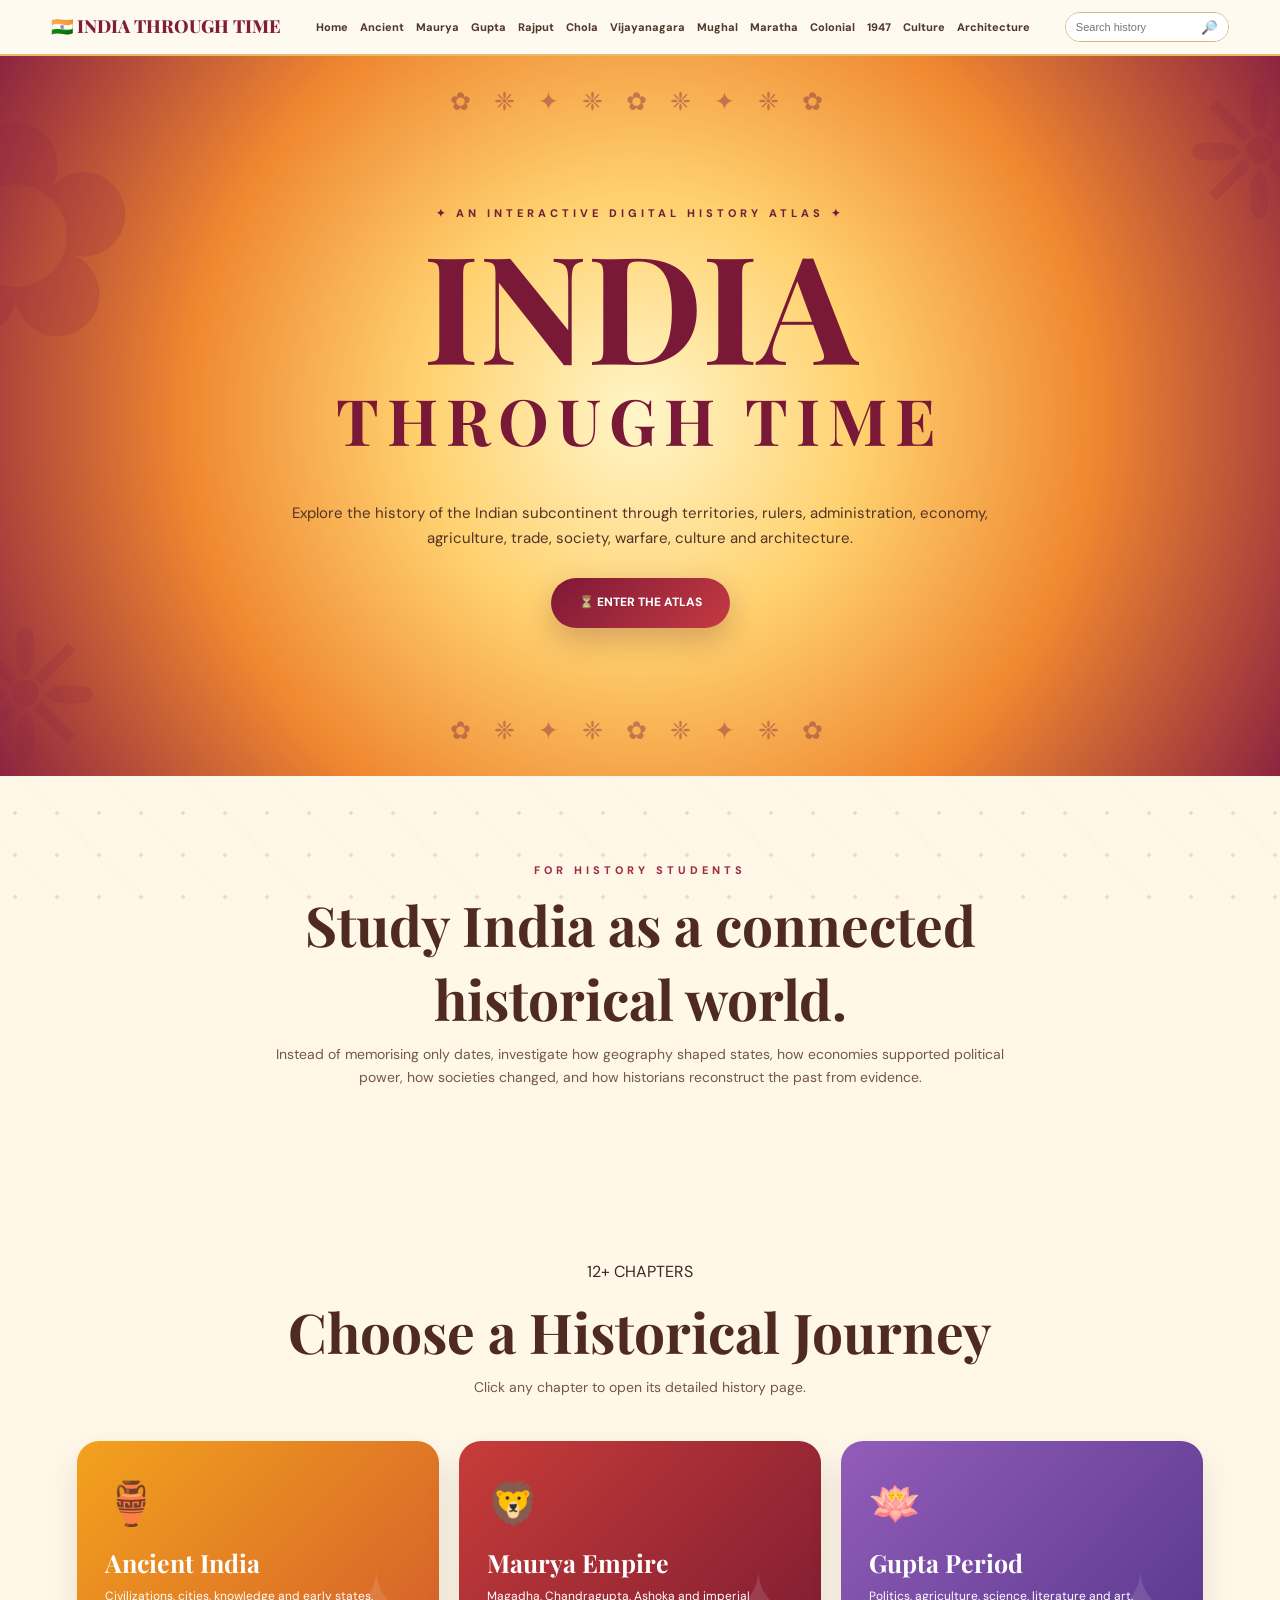
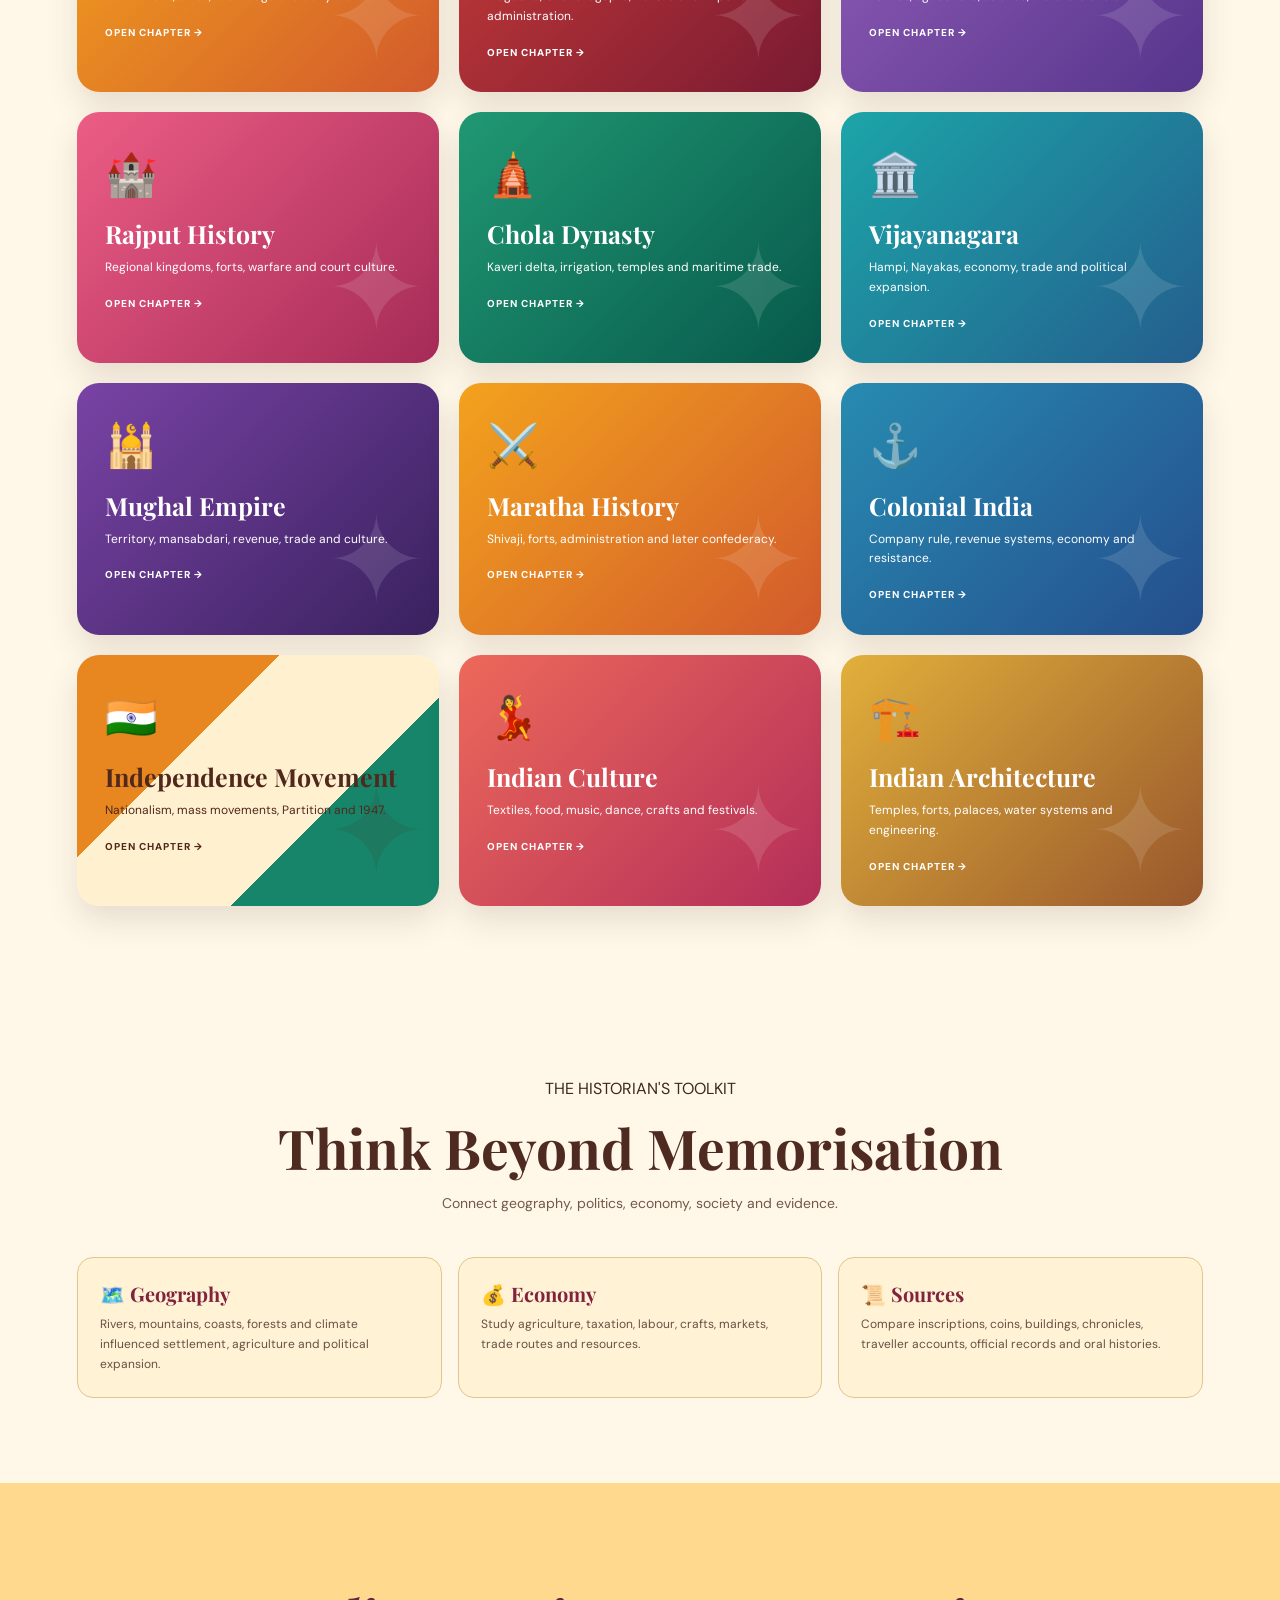
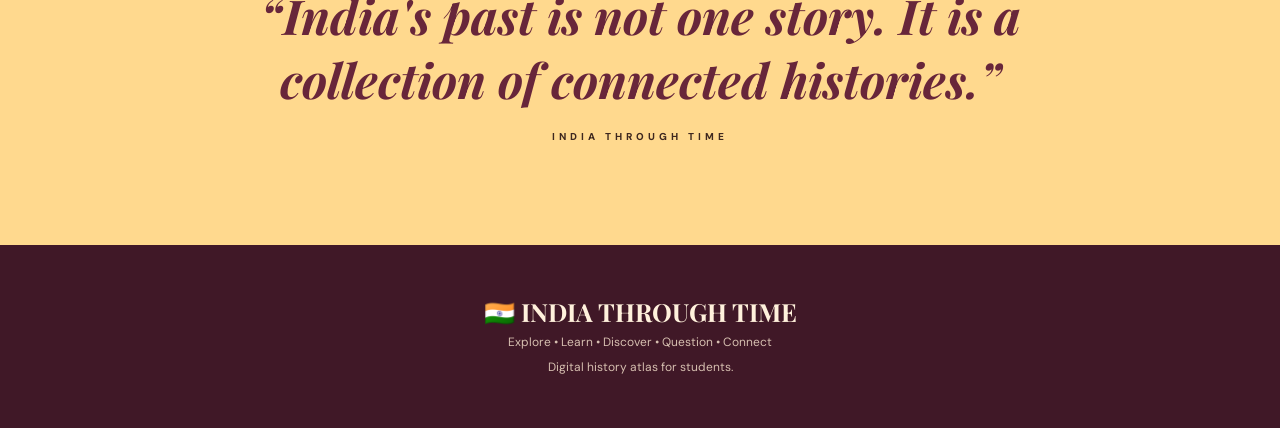
<file: index.html>
<!DOCTYPE html>
<html lang="en">
<head>
    <meta charset="UTF-8">
    <meta name="viewport" content="width=device-width, initial-scale=1.0">
    <title>India Through Time</title>
    <link rel="stylesheet" href="style.css">
</head>

<body>

<header class="navbar">
    <a href="index.html" class="logo">🇮🇳 INDIA THROUGH TIME</a>

    <nav class="navlinks">
        <a href="index.html">Home</a>
        <a href="ancient.html">Ancient</a>
        <a href="maurya.html">Maurya</a>
        <a href="gupta.html">Gupta</a>
        <a href="rajput.html">Rajput</a>
        <a href="chola.html">Chola</a>
        <a href="vijayanagara.html">Vijayanagara</a>
        <a href="mughal.html">Mughal</a>
        <a href="maratha.html">Maratha</a>
        <a href="colonial.html">Colonial</a>
        <a href="independence.html">1947</a>
        <a href="culture.html">Culture</a>
        <a href="architecture.html">Architecture</a>
    </nav>

    <div class="search">
        <input id="searchBox" placeholder="Search history">
        <button onclick="searchHistory()">🔎</button>
    </div>
</header>

<section class="hero">

    <div class="mandala">✿</div>

    <div class="corner corner1">❈</div>
    <div class="corner corner2">❈</div>

    <div class="hero-content">

        <p class="eyebrow">
            ✦ AN INTERACTIVE DIGITAL HISTORY ATLAS ✦
        </p>

        <h1>INDIA</h1>

        <h2>THROUGH TIME</h2>

        <p class="hero-description">
            Explore the history of the Indian subcontinent through
            territories, rulers, administration, economy, agriculture,
            trade, society, warfare, culture and architecture.
        </p>

        <a href="#chapters" class="main-button">
            ⏳ ENTER THE ATLAS
        </a>

    </div>

</section>


<section class="intro">

    <p class="label">FOR HISTORY STUDENTS</p>

    <h2>Study India as a connected historical world.</h2>

    <p>
        Instead of memorising only dates, investigate how geography
        shaped states, how economies supported political power,
        how societies changed, and how historians reconstruct
        the past from evidence.
    </p>

</section>


<section class="section" id="chapters">

    <div class="section-title">

        <p>12+ CHAPTERS</p>

        <h2>Choose a Historical Journey</h2>

        <p>
            Click any chapter to open its detailed history page.
        </p>

    </div>


    <div class="card-grid">

        <a class="history-card orange" href="ancient.html">
            <div class="icon">🏺</div>
            <h3>Ancient India</h3>
            <p>
                Civilizations, cities, knowledge and early states.
            </p>
            <span>OPEN CHAPTER →</span>
        </a>


        <a class="history-card red" href="maurya.html">
            <div class="icon">🦁</div>
            <h3>Maurya Empire</h3>
            <p>
                Magadha, Chandragupta, Ashoka and imperial administration.
            </p>
            <span>OPEN CHAPTER →</span>
        </a>


        <a class="history-card purple" href="gupta.html">
            <div class="icon">🪷</div>
            <h3>Gupta Period</h3>
            <p>
                Politics, agriculture, science, literature and art.
            </p>
            <span>OPEN CHAPTER →</span>
        </a>


        <a class="history-card pink" href="rajput.html">
            <div class="icon">🏰</div>
            <h3>Rajput History</h3>
            <p>
                Regional kingdoms, forts, warfare and court culture.
            </p>
            <span>OPEN CHAPTER →</span>
        </a>


        <a class="history-card green" href="chola.html">
            <div class="icon">🛕</div>
            <h3>Chola Dynasty</h3>
            <p>
                Kaveri delta, irrigation, temples and maritime trade.
            </p>
            <span>OPEN CHAPTER →</span>
        </a>


        <a class="history-card teal" href="vijayanagara.html">
            <div class="icon">🏛️</div>
            <h3>Vijayanagara</h3>
            <p>
                Hampi, Nayakas, economy, trade and political expansion.
            </p>
            <span>OPEN CHAPTER →</span>
        </a>


        <a class="history-card violet" href="mughal.html">
            <div class="icon">🕌</div>
            <h3>Mughal Empire</h3>
            <p>
                Territory, mansabdari, revenue, trade and culture.
            </p>
            <span>OPEN CHAPTER →</span>
        </a>


        <a class="history-card orange" href="maratha.html">
            <div class="icon">⚔️</div>
            <h3>Maratha History</h3>
            <p>
                Shivaji, forts, administration and later confederacy.
            </p>
            <span>OPEN CHAPTER →</span>
        </a>


        <a class="history-card blue" href="colonial.html">
            <div class="icon">⚓</div>
            <h3>Colonial India</h3>
            <p>
                Company rule, revenue systems, economy and resistance.
            </p>
            <span>OPEN CHAPTER →</span>
        </a>


        <a class="history-card tricolor" href="independence.html">
            <div class="icon">🇮🇳</div>
            <h3>Independence Movement</h3>
            <p>
                Nationalism, mass movements, Partition and 1947.
            </p>
            <span>OPEN CHAPTER →</span>
        </a>


        <a class="history-card coral" href="culture.html">
            <div class="icon">💃</div>
            <h3>Indian Culture</h3>
            <p>
                Textiles, food, music, dance, crafts and festivals.
            </p>
            <span>OPEN CHAPTER →</span>
        </a>


        <a class="history-card gold" href="architecture.html">
            <div class="icon">🏗️</div>
            <h3>Indian Architecture</h3>
            <p>
                Temples, forts, palaces, water systems and engineering.
            </p>
            <span>OPEN CHAPTER →</span>
        </a>

    </div>

</section>


<section class="section">

    <div class="section-title">

        <p>THE HISTORIAN'S TOOLKIT</p>

        <h2>Think Beyond Memorisation</h2>

        <p>
            Connect geography, politics, economy, society and evidence.
        </p>

    </div>


    <div class="topic-grid">

        <article class="topic">
            <h3>🗺️ Geography</h3>
            <p>
                Rivers, mountains, coasts, forests and climate influenced
                settlement, agriculture and political expansion.
            </p>
        </article>

        <article class="topic">
            <h3>💰 Economy</h3>
            <p>
                Study agriculture, taxation, labour, crafts,
                markets, trade routes and resources.
            </p>
        </article>

        <article class="topic">
            <h3>📜 Sources</h3>
            <p>
                Compare inscriptions, coins, buildings, chronicles,
                traveller accounts, official records and oral histories.
            </p>
        </article>

    </div>

</section>


<section class="quote-section">

    <h2>
        “India's past is not one story.
        It is a collection of connected histories.”
    </h2>

    <p>INDIA THROUGH TIME</p>

</section>


<footer>

    <h2>🇮🇳 INDIA THROUGH TIME</h2>

    <p>
        Explore • Learn • Discover • Question • Connect
    </p>

    <p>
        Digital history atlas for students.
    </p>

</footer>

<script src="script.js"></script>

</body>
</html>
</file>
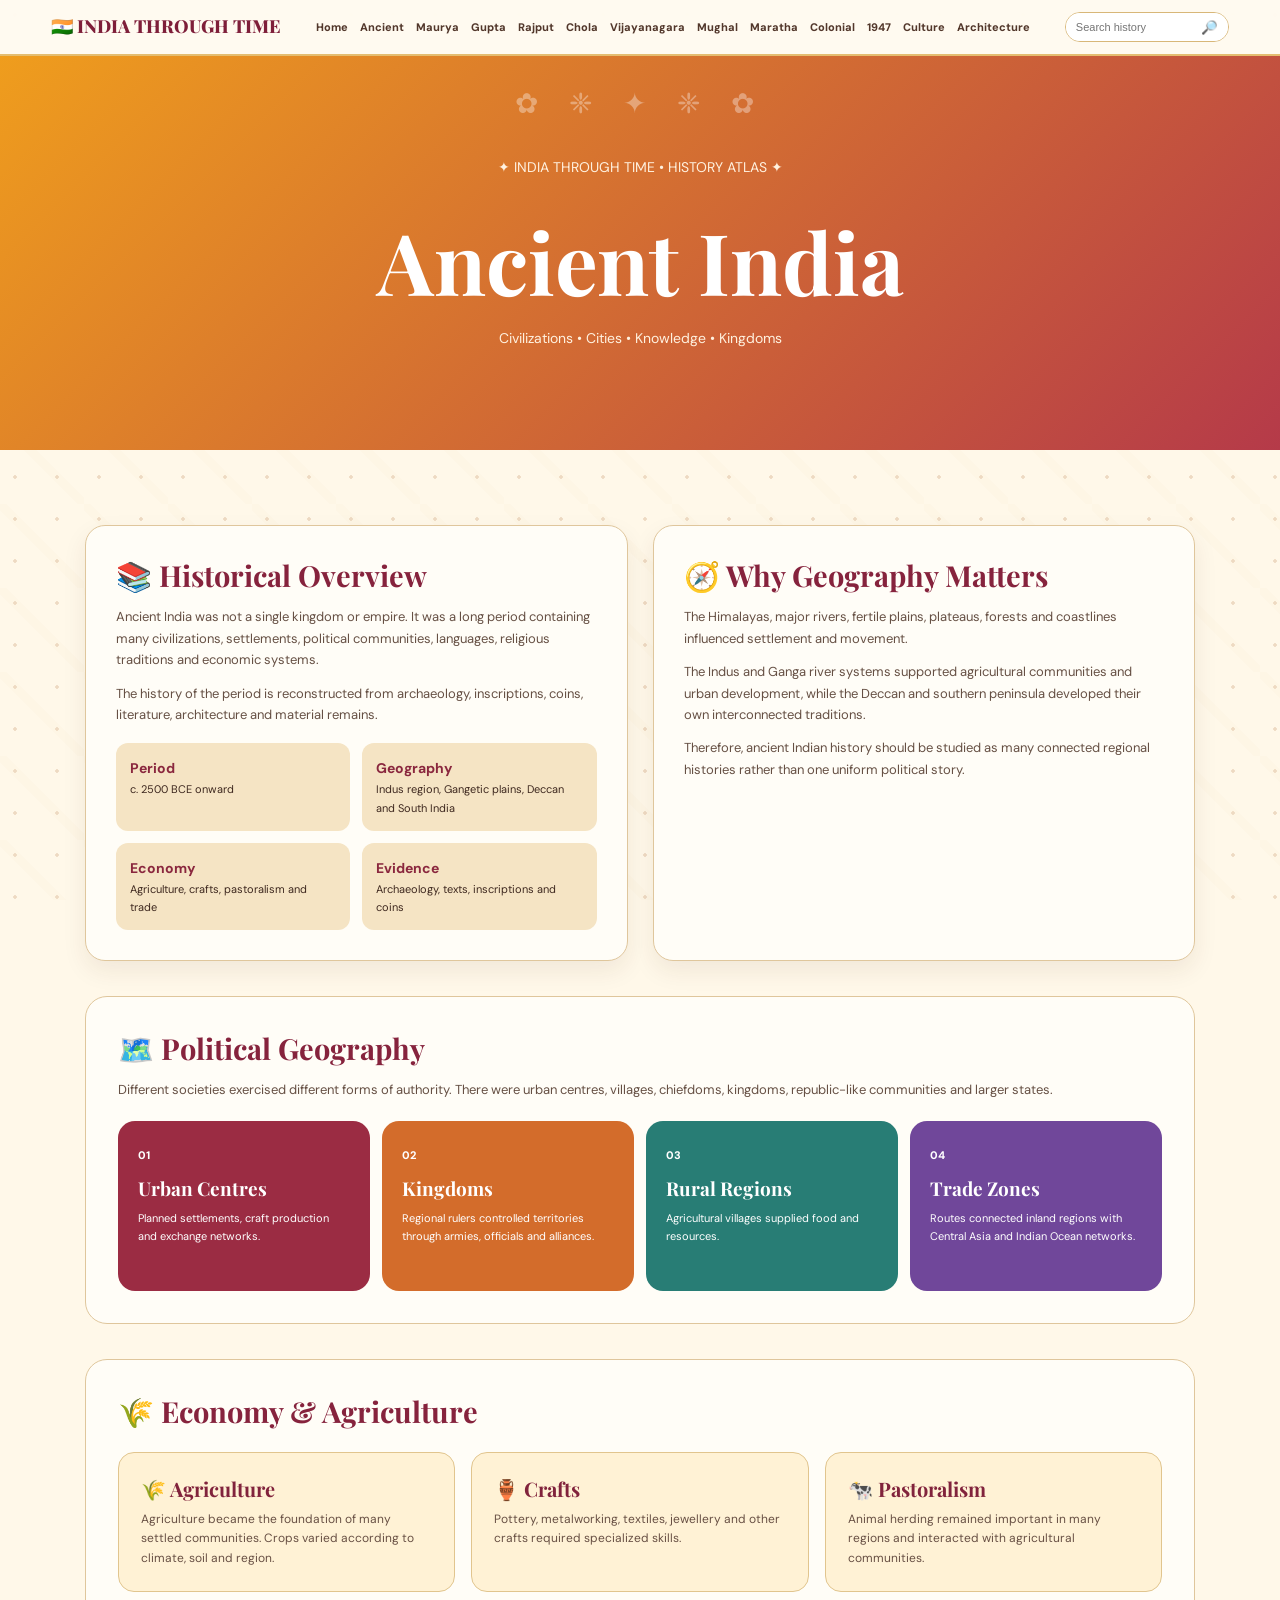
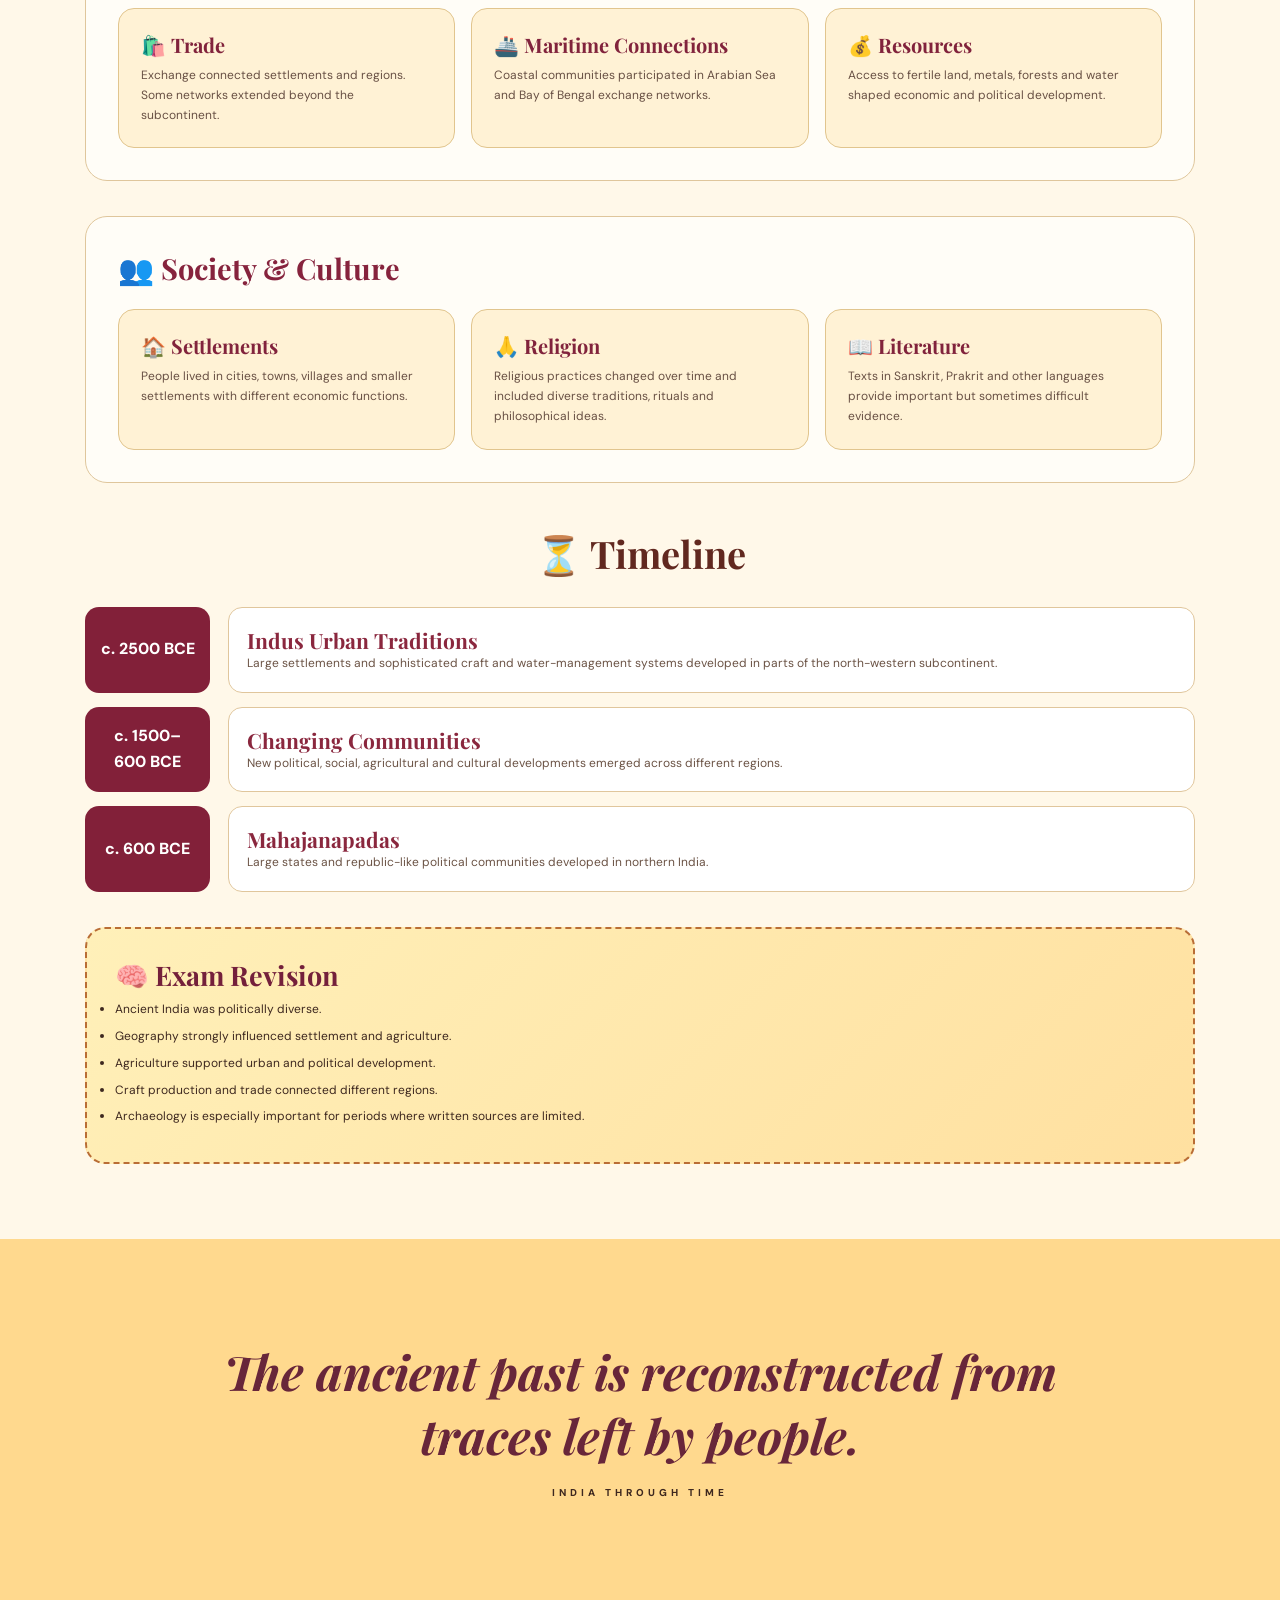
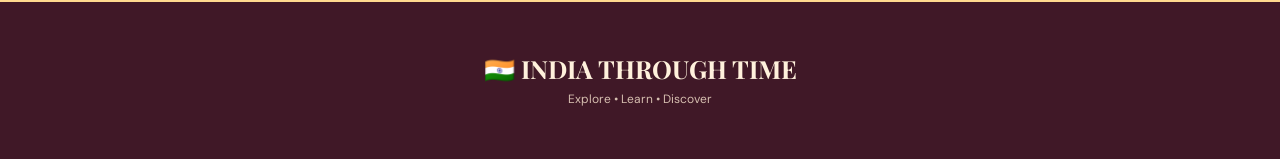
<file: ancient.html>
<!DOCTYPE html>
<html lang="en">
<head>
<meta charset="UTF-8">
<meta name="viewport" content="width=device-width,initial-scale=1.0">
<title>Ancient India | India Through Time</title>
<link rel="stylesheet" href="style.css">
</head>

<body>

<header class="navbar">

<a href="index.html" class="logo">
🇮🇳 INDIA THROUGH TIME
</a>

<nav class="navlinks">
<a href="index.html">Home</a>
<a href="ancient.html">Ancient</a>
<a href="maurya.html">Maurya</a>
<a href="gupta.html">Gupta</a>
<a href="rajput.html">Rajput</a>
<a href="chola.html">Chola</a>
<a href="vijayanagara.html">Vijayanagara</a>
<a href="mughal.html">Mughal</a>
<a href="maratha.html">Maratha</a>
<a href="colonial.html">Colonial</a>
<a href="independence.html">1947</a>
<a href="culture.html">Culture</a>
<a href="architecture.html">Architecture</a>
</nav>

<div class="search">
<input id="searchBox" placeholder="Search history">
<button onclick="searchHistory()">🔎</button>
</div>

</header>


<section class="page-hero orange">

<p>✦ INDIA THROUGH TIME • HISTORY ATLAS ✦</p>

<h1>Ancient India</h1>

<p>
Civilizations • Cities • Knowledge • Kingdoms
</p>

</section>


<main class="content">


<div class="info-grid">


<div class="info-box">

<h2>📚 Historical Overview</h2>

<p>
Ancient India was not a single kingdom or empire.
It was a long period containing many civilizations,
settlements, political communities, languages,
religious traditions and economic systems.
</p>

<p>
The history of the period is reconstructed from
archaeology, inscriptions, coins, literature,
architecture and material remains.
</p>

<div class="fact-grid">

<div class="fact">
<strong>Period</strong>
c. 2500 BCE onward
</div>

<div class="fact">
<strong>Geography</strong>
Indus region, Gangetic plains, Deccan and South India
</div>

<div class="fact">
<strong>Economy</strong>
Agriculture, crafts, pastoralism and trade
</div>

<div class="fact">
<strong>Evidence</strong>
Archaeology, texts, inscriptions and coins
</div>

</div>

</div>


<div class="info-box">

<h2>🧭 Why Geography Matters</h2>

<p>
The Himalayas, major rivers, fertile plains,
plateaus, forests and coastlines influenced
settlement and movement.
</p>

<p>
The Indus and Ganga river systems supported
agricultural communities and urban development,
while the Deccan and southern peninsula developed
their own interconnected traditions.
</p>

<p>
Therefore, ancient Indian history should be studied
as many connected regional histories rather than
one uniform political story.
</p>

</div>

</div>


<section class="deep-section">

<h2>🗺️ Political Geography</h2>

<p>
Different societies exercised different forms of authority.
There were urban centres, villages, chiefdoms, kingdoms,
republic-like communities and larger states.
</p>

<div class="territory-grid">

<div class="territory">
<span>01</span>
<h3>Urban Centres</h3>
<p>
Planned settlements, craft production and exchange networks.
</p>
</div>

<div class="territory">
<span>02</span>
<h3>Kingdoms</h3>
<p>
Regional rulers controlled territories through armies,
officials and alliances.
</p>
</div>

<div class="territory">
<span>03</span>
<h3>Rural Regions</h3>
<p>
Agricultural villages supplied food and resources.
</p>
</div>

<div class="territory">
<span>04</span>
<h3>Trade Zones</h3>
<p>
Routes connected inland regions with Central Asia
and Indian Ocean networks.
</p>
</div>

</div>

</section>


<section class="deep-section">

<h2>🌾 Economy & Agriculture</h2>

<div class="topic-grid">

<article class="topic">
<h3>🌾 Agriculture</h3>
<p>
Agriculture became the foundation of many settled communities.
Crops varied according to climate, soil and region.
</p>
</article>

<article class="topic">
<h3>🏺 Crafts</h3>
<p>
Pottery, metalworking, textiles, jewellery and other crafts
required specialized skills.
</p>
</article>

<article class="topic">
<h3>🐄 Pastoralism</h3>
<p>
Animal herding remained important in many regions and
interacted with agricultural communities.
</p>
</article>

<article class="topic">
<h3>🛍️ Trade</h3>
<p>
Exchange connected settlements and regions.
Some networks extended beyond the subcontinent.
</p>
</article>

<article class="topic">
<h3>🚢 Maritime Connections</h3>
<p>
Coastal communities participated in Arabian Sea and
Bay of Bengal exchange networks.
</p>
</article>

<article class="topic">
<h3>💰 Resources</h3>
<p>
Access to fertile land, metals, forests and water shaped
economic and political development.
</p>
</article>

</div>

</section>


<section class="deep-section">

<h2>👥 Society & Culture</h2>

<div class="topic-grid">

<article class="topic">
<h3>🏠 Settlements</h3>
<p>
People lived in cities, towns, villages and smaller
settlements with different economic functions.
</p>
</article>

<article class="topic">
<h3>🙏 Religion</h3>
<p>
Religious practices changed over time and included
diverse traditions, rituals and philosophical ideas.
</p>
</article>

<article class="topic">
<h3>📖 Literature</h3>
<p>
Texts in Sanskrit, Prakrit and other languages provide
important but sometimes difficult evidence.
</p>
</article>

</div>

</section>


<div class="timeline">

<h2>⏳ Timeline</h2>

<div class="timeline-item">
<div class="year">c. 2500 BCE</div>
<div class="timeline-text">
<h3>Indus Urban Traditions</h3>
<p>
Large settlements and sophisticated craft and water-management
systems developed in parts of the north-western subcontinent.
</p>
</div>
</div>

<div class="timeline-item">
<div class="year">c. 1500–600 BCE</div>
<div class="timeline-text">
<h3>Changing Communities</h3>
<p>
New political, social, agricultural and cultural developments
emerged across different regions.
</p>
</div>
</div>

<div class="timeline-item">
<div class="year">c. 600 BCE</div>
<div class="timeline-text">
<h3>Mahajanapadas</h3>
<p>
Large states and republic-like political communities developed
in northern India.
</p>
</div>
</div>

</div>


<section class="student-box">

<h2>🧠 Exam Revision</h2>

<ul>

<li>
Ancient India was politically diverse.
</li>

<li>
Geography strongly influenced settlement and agriculture.
</li>

<li>
Agriculture supported urban and political development.
</li>

<li>
Craft production and trade connected different regions.
</li>

<li>
Archaeology is especially important for periods where written
sources are limited.
</li>

</ul>

</section>

</main>


<section class="quote-section">

<h2>
The ancient past is reconstructed from traces left by people.
</h2>

<p>
INDIA THROUGH TIME
</p>

</section>


<footer>

<h2>🇮🇳 INDIA THROUGH TIME</h2>

<p>
Explore • Learn • Discover
</p>

</footer>


<script src="script.js"></script>

</body>
</html>
</file>
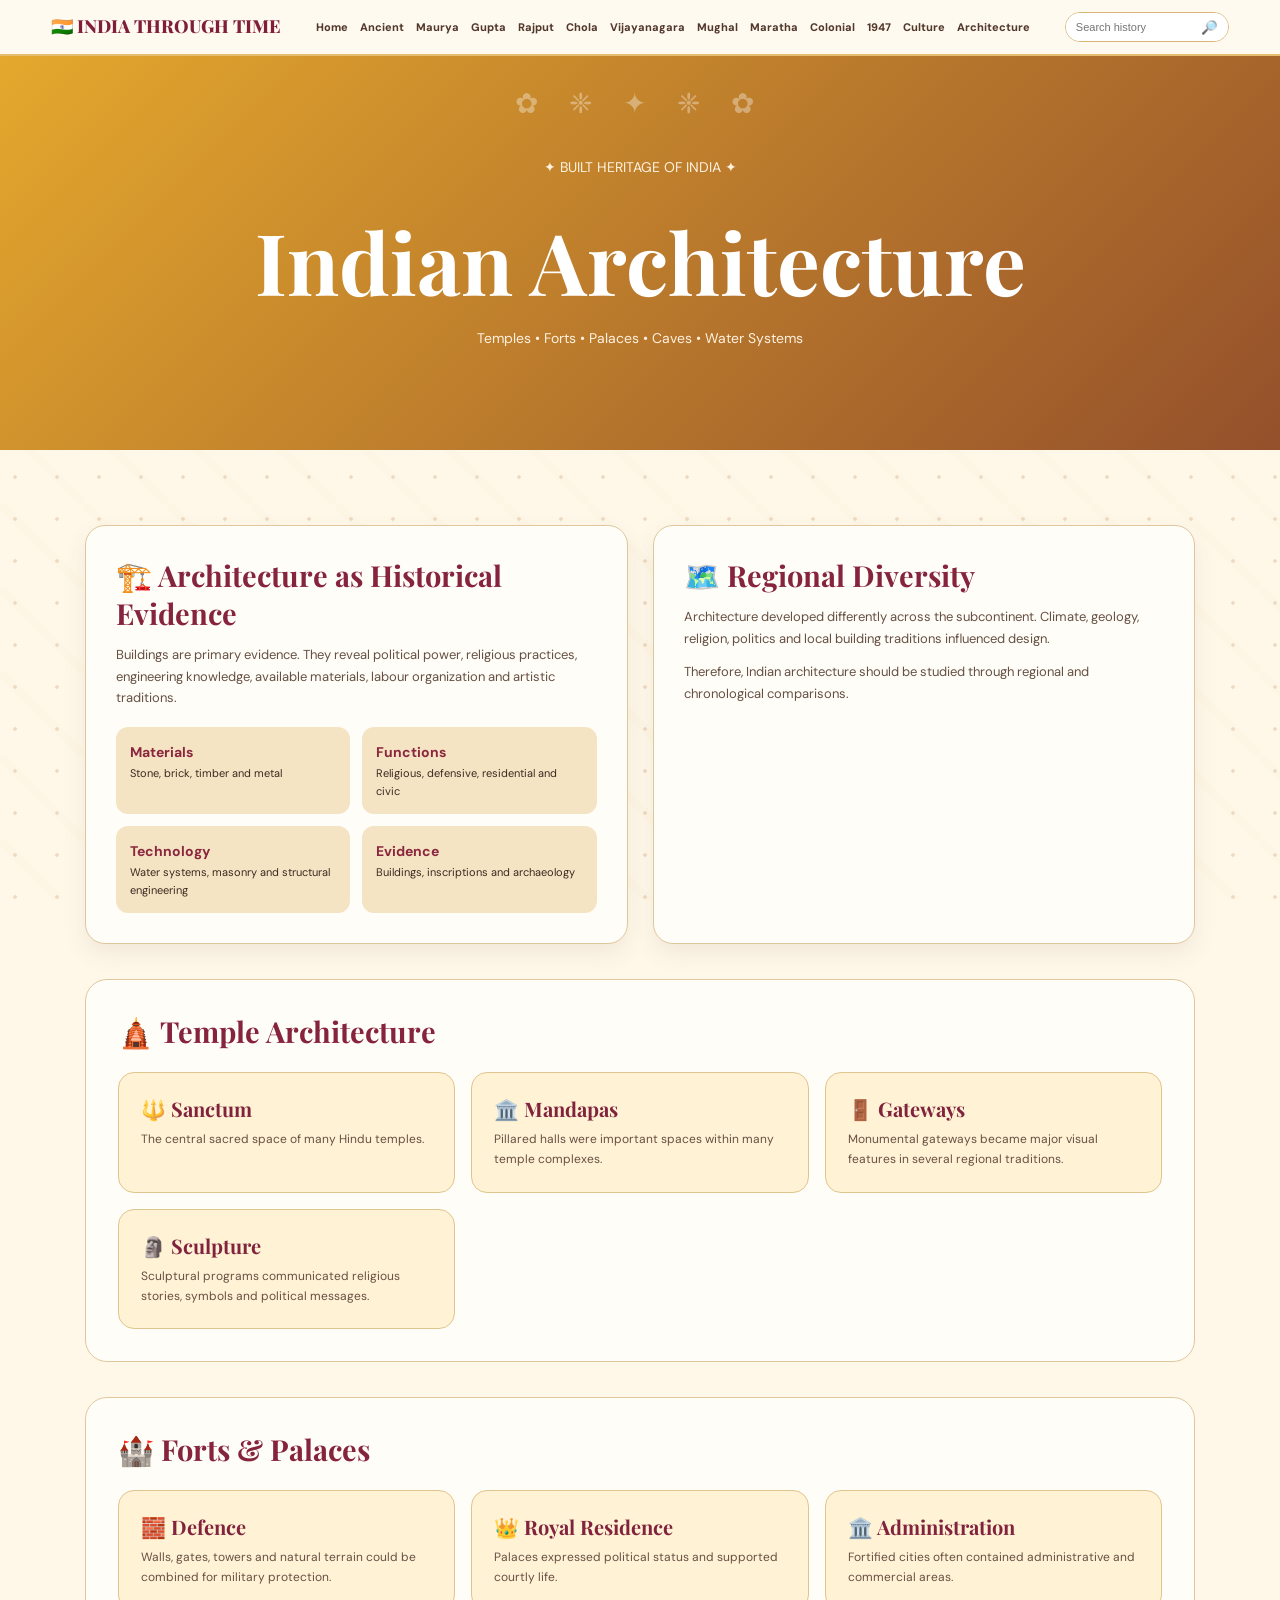
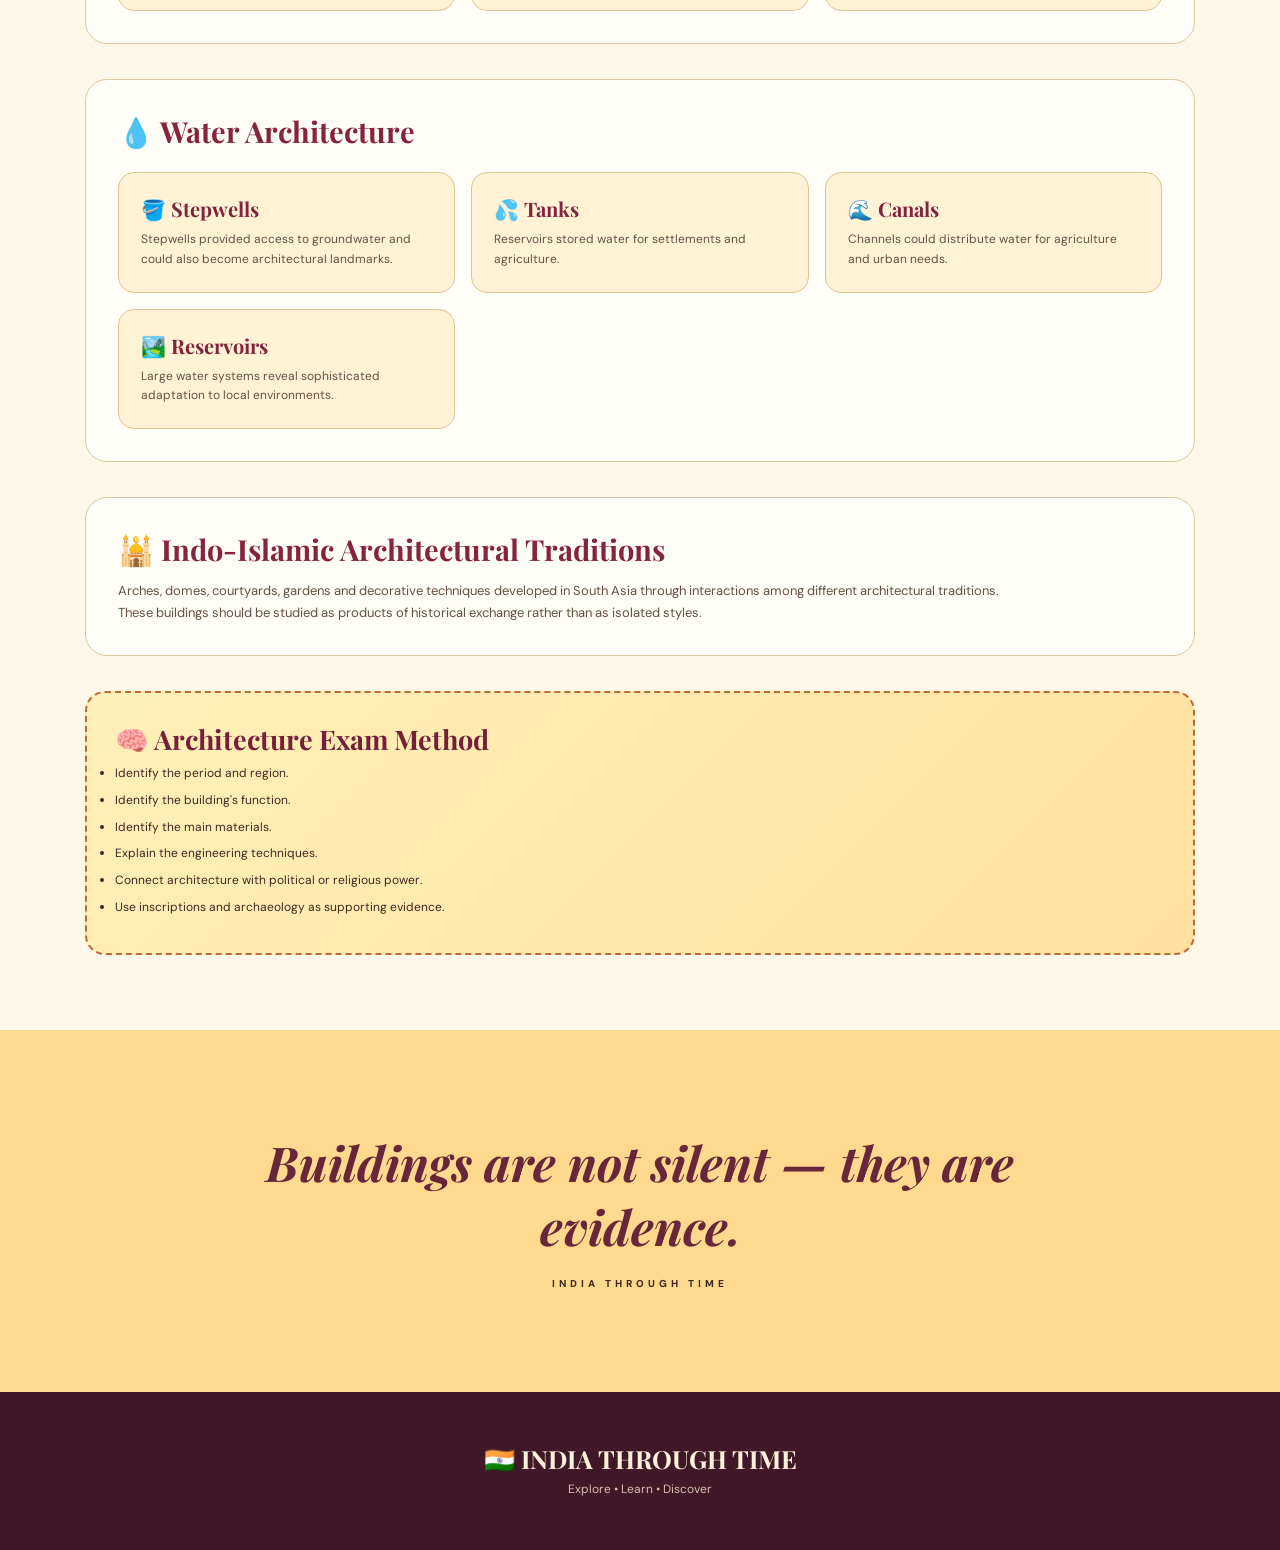
<file: architecture.html>
<!DOCTYPE html>
<html lang="en">
<head>
<meta charset="UTF-8">
<meta name="viewport" content="width=device-width,initial-scale=1.0">
<title>Indian Architecture | India Through Time</title>
<link rel="stylesheet" href="style.css">
</head>

<body>

<header class="navbar">

<a href="index.html" class="logo">🇮🇳 INDIA THROUGH TIME</a>

<nav class="navlinks">
<a href="index.html">Home</a>
<a href="ancient.html">Ancient</a>
<a href="maurya.html">Maurya</a>
<a href="gupta.html">Gupta</a>
<a href="rajput.html">Rajput</a>
<a href="chola.html">Chola</a>
<a href="vijayanagara.html">Vijayanagara</a>
<a href="mughal.html">Mughal</a>
<a href="maratha.html">Maratha</a>
<a href="colonial.html">Colonial</a>
<a href="independence.html">1947</a>
<a href="culture.html">Culture</a>
<a href="architecture.html">Architecture</a>
</nav>

<div class="search">
<input id="searchBox" placeholder="Search history">
<button onclick="searchHistory()">🔎</button>
</div>

</header>


<section class="page-hero gold">

<p>✦ BUILT HERITAGE OF INDIA ✦</p>

<h1>Indian Architecture</h1>

<p>
Temples • Forts • Palaces • Caves • Water Systems
</p>

</section>


<main class="content">


<div class="info-grid">

<div class="info-box">

<h2>🏗️ Architecture as Historical Evidence</h2>

<p>
Buildings are primary evidence. They reveal political
power, religious practices, engineering knowledge,
available materials, labour organization and artistic
traditions.
</p>

<div class="fact-grid">

<div class="fact">
<strong>Materials</strong>
Stone, brick, timber and metal
</div>

<div class="fact">
<strong>Functions</strong>
Religious, defensive, residential and civic
</div>

<div class="fact">
<strong>Technology</strong>
Water systems, masonry and structural engineering
</div>

<div class="fact">
<strong>Evidence</strong>
Buildings, inscriptions and archaeology
</div>

</div>

</div>


<div class="info-box">

<h2>🗺️ Regional Diversity</h2>

<p>
Architecture developed differently across the subcontinent.
Climate, geology, religion, politics and local building
traditions influenced design.
</p>

<p>
Therefore, Indian architecture should be studied through
regional and chronological comparisons.
</p>

</div>

</div>


<section class="deep-section">

<h2>🛕 Temple Architecture</h2>

<div class="topic-grid">

<article class="topic">
<h3>🔱 Sanctum</h3>
<p>
The central sacred space of many Hindu temples.
</p>
</article>

<article class="topic">
<h3>🏛️ Mandapas</h3>
<p>
Pillared halls were important spaces within many
temple complexes.
</p>
</article>

<article class="topic">
<h3>🚪 Gateways</h3>
<p>
Monumental gateways became major visual features
in several regional traditions.
</p>
</article>

<article class="topic">
<h3>🗿 Sculpture</h3>
<p>
Sculptural programs communicated religious stories,
symbols and political messages.
</p>
</article>

</div>

</section>


<section class="deep-section">

<h2>🏰 Forts & Palaces</h2>

<div class="topic-grid">

<article class="topic">
<h3>🧱 Defence</h3>
<p>
Walls, gates, towers and natural terrain could be
combined for military protection.
</p>
</article>

<article class="topic">
<h3>👑 Royal Residence</h3>
<p>
Palaces expressed political status and supported
courtly life.
</p>
</article>

<article class="topic">
<h3>🏛️ Administration</h3>
<p>
Fortified cities often contained administrative
and commercial areas.
</p>
</article>

</div>

</section>


<section class="deep-section">

<h2>💧 Water Architecture</h2>

<div class="topic-grid">

<article class="topic">
<h3>🪣 Stepwells</h3>
<p>
Stepwells provided access to groundwater and could
also become architectural landmarks.
</p>
</article>

<article class="topic">
<h3>💦 Tanks</h3>
<p>
Reservoirs stored water for settlements and agriculture.
</p>
</article>

<article class="topic">
<h3>🌊 Canals</h3>
<p>
Channels could distribute water for agriculture and
urban needs.
</p>
</article>

<article class="topic">
<h3>🏞️ Reservoirs</h3>
<p>
Large water systems reveal sophisticated adaptation
to local environments.
</p>
</article>

</div>

</section>


<section class="deep-section">

<h2>🕌 Indo-Islamic Architectural Traditions</h2>

<p>
Arches, domes, courtyards, gardens and decorative
techniques developed in South Asia through interactions
among different architectural traditions.
</p>

<p>
These buildings should be studied as products of
historical exchange rather than as isolated styles.
</p>

</section>


<section class="student-box">

<h2>🧠 Architecture Exam Method</h2>

<ul>
<li>Identify the period and region.</li>
<li>Identify the building's function.</li>
<li>Identify the main materials.</li>
<li>Explain the engineering techniques.</li>
<li>Connect architecture with political or religious power.</li>
<li>Use inscriptions and archaeology as supporting evidence.</li>
</ul>

</section>

</main>


<section class="quote-section">

<h2>
Buildings are not silent — they are evidence.
</h2>

<p>INDIA THROUGH TIME</p>

</section>


<footer>
<h2>🇮🇳 INDIA THROUGH TIME</h2>
<p>Explore • Learn • Discover</p>
</footer>

<script src="script.js"></script>

</body>
</html>
</file>
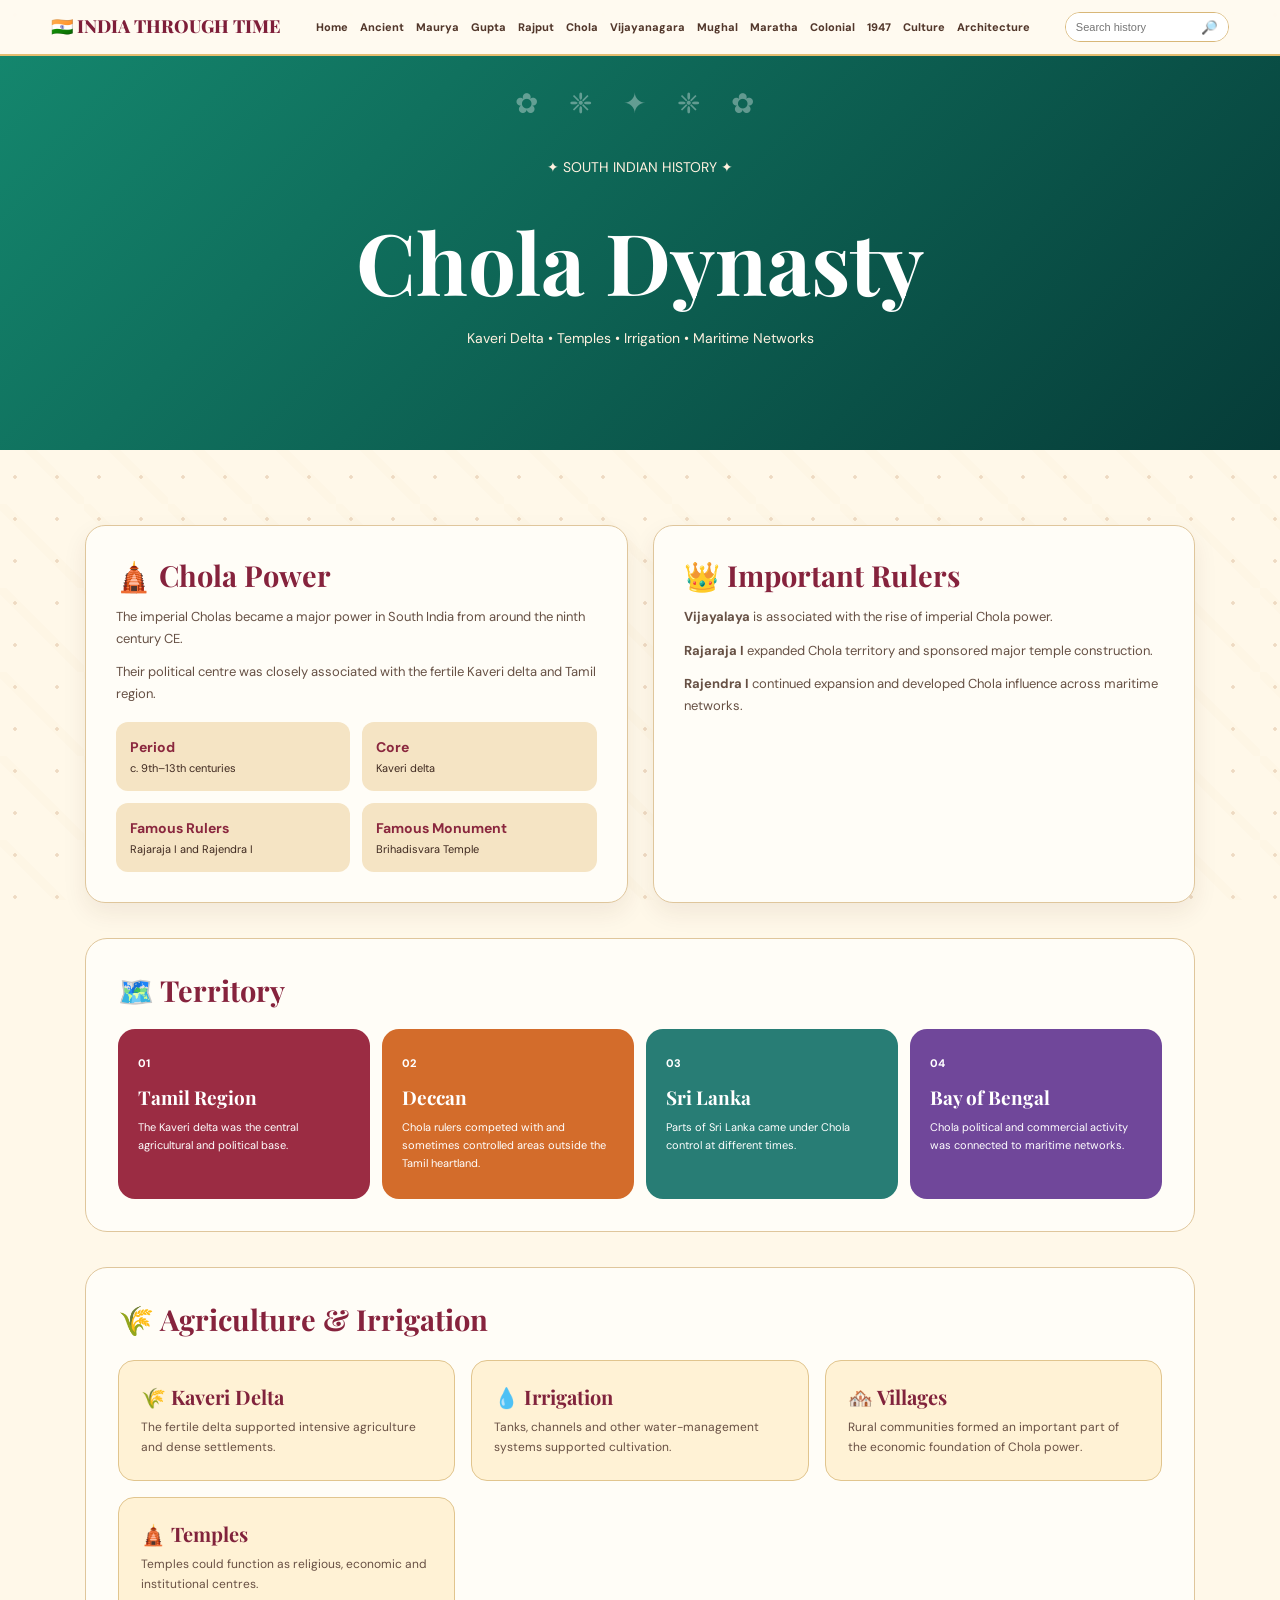
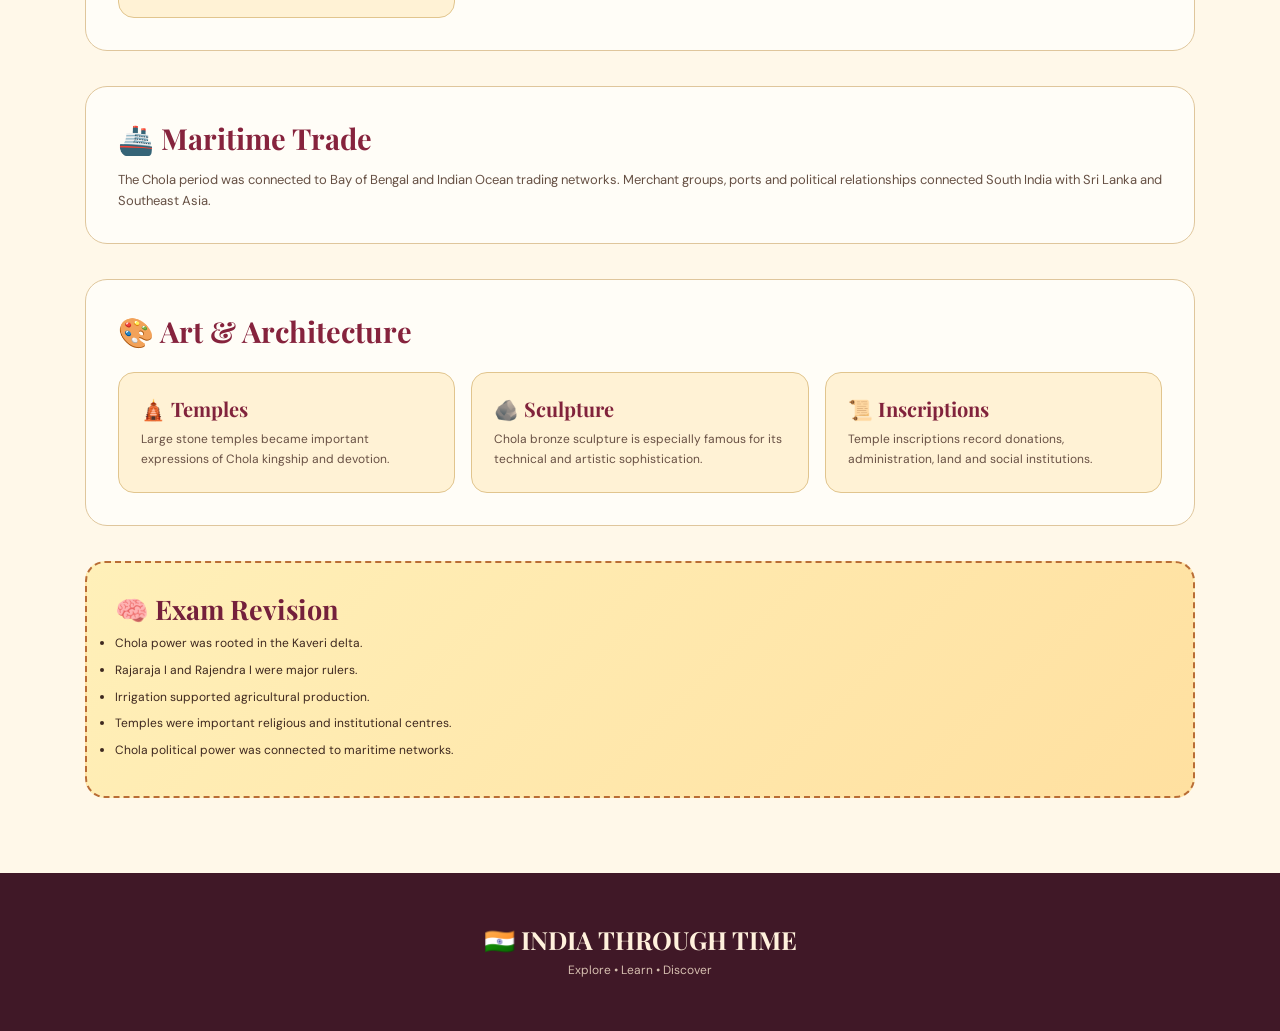
<file: chola.html>
<!DOCTYPE html>
<html lang="en">
<head>
<meta charset="UTF-8">
<meta name="viewport" content="width=device-width,initial-scale=1.0">
<title>Chola Dynasty | India Through Time</title>
<link rel="stylesheet" href="style.css">
</head>

<body>

<header class="navbar">

<a href="index.html" class="logo">🇮🇳 INDIA THROUGH TIME</a>

<nav class="navlinks">
<a href="index.html">Home</a>
<a href="ancient.html">Ancient</a>
<a href="maurya.html">Maurya</a>
<a href="gupta.html">Gupta</a>
<a href="rajput.html">Rajput</a>
<a href="chola.html">Chola</a>
<a href="vijayanagara.html">Vijayanagara</a>
<a href="mughal.html">Mughal</a>
<a href="maratha.html">Maratha</a>
<a href="colonial.html">Colonial</a>
<a href="independence.html">1947</a>
<a href="culture.html">Culture</a>
<a href="architecture.html">Architecture</a>
</nav>

<div class="search">
<input id="searchBox" placeholder="Search history">
<button onclick="searchHistory()">🔎</button>
</div>

</header>


<section class="page-hero green">

<p>✦ SOUTH INDIAN HISTORY ✦</p>

<h1>Chola Dynasty</h1>

<p>
Kaveri Delta • Temples • Irrigation • Maritime Networks
</p>

</section>


<main class="content">


<div class="info-grid">

<div class="info-box">

<h2>🛕 Chola Power</h2>

<p>
The imperial Cholas became a major power in South India
from around the ninth century CE.
</p>

<p>
Their political centre was closely associated with the
fertile Kaveri delta and Tamil region.
</p>

<div class="fact-grid">

<div class="fact">
<strong>Period</strong>
c. 9th–13th centuries
</div>

<div class="fact">
<strong>Core</strong>
Kaveri delta
</div>

<div class="fact">
<strong>Famous Rulers</strong>
Rajaraja I and Rajendra I
</div>

<div class="fact">
<strong>Famous Monument</strong>
Brihadisvara Temple
</div>

</div>

</div>


<div class="info-box">

<h2>👑 Important Rulers</h2>

<p>
<b>Vijayalaya</b> is associated with the rise of
imperial Chola power.
</p>

<p>
<b>Rajaraja I</b> expanded Chola territory and sponsored
major temple construction.
</p>

<p>
<b>Rajendra I</b> continued expansion and developed
Chola influence across maritime networks.
</p>

</div>

</div>


<section class="deep-section">

<h2>🗺️ Territory</h2>

<div class="territory-grid">

<div class="territory">
<span>01</span>
<h3>Tamil Region</h3>
<p>
The Kaveri delta was the central agricultural and political base.
</p>
</div>

<div class="territory">
<span>02</span>
<h3>Deccan</h3>
<p>
Chola rulers competed with and sometimes controlled areas
outside the Tamil heartland.
</p>
</div>

<div class="territory">
<span>03</span>
<h3>Sri Lanka</h3>
<p>
Parts of Sri Lanka came under Chola control at different times.
</p>
</div>

<div class="territory">
<span>04</span>
<h3>Bay of Bengal</h3>
<p>
Chola political and commercial activity was connected
to maritime networks.
</p>
</div>

</div>

</section>


<section class="deep-section">

<h2>🌾 Agriculture & Irrigation</h2>

<div class="topic-grid">

<article class="topic">
<h3>🌾 Kaveri Delta</h3>
<p>
The fertile delta supported intensive agriculture and
dense settlements.
</p>
</article>

<article class="topic">
<h3>💧 Irrigation</h3>
<p>
Tanks, channels and other water-management systems
supported cultivation.
</p>
</article>

<article class="topic">
<h3>🏘️ Villages</h3>
<p>
Rural communities formed an important part of the
economic foundation of Chola power.
</p>
</article>

<article class="topic">
<h3>🛕 Temples</h3>
<p>
Temples could function as religious, economic and
institutional centres.
</p>
</article>

</div>

</section>


<section class="deep-section">

<h2>🚢 Maritime Trade</h2>

<p>
The Chola period was connected to Bay of Bengal and
Indian Ocean trading networks. Merchant groups,
ports and political relationships connected South India
with Sri Lanka and Southeast Asia.
</p>

</section>


<section class="deep-section">

<h2>🎨 Art & Architecture</h2>

<div class="topic-grid">

<article class="topic">
<h3>🛕 Temples</h3>
<p>
Large stone temples became important expressions
of Chola kingship and devotion.
</p>
</article>

<article class="topic">
<h3>🪨 Sculpture</h3>
<p>
Chola bronze sculpture is especially famous for its
technical and artistic sophistication.
</p>
</article>

<article class="topic">
<h3>📜 Inscriptions</h3>
<p>
Temple inscriptions record donations, administration,
land and social institutions.
</p>
</article>

</div>

</section>


<section class="student-box">

<h2>🧠 Exam Revision</h2>

<ul>
<li>Chola power was rooted in the Kaveri delta.</li>
<li>Rajaraja I and Rajendra I were major rulers.</li>
<li>Irrigation supported agricultural production.</li>
<li>Temples were important religious and institutional centres.</li>
<li>Chola political power was connected to maritime networks.</li>
</ul>

</section>

</main>


<footer>
<h2>🇮🇳 INDIA THROUGH TIME</h2>
<p>Explore • Learn • Discover</p>
</footer>

<script src="script.js"></script>

</body>
</html>
</file>
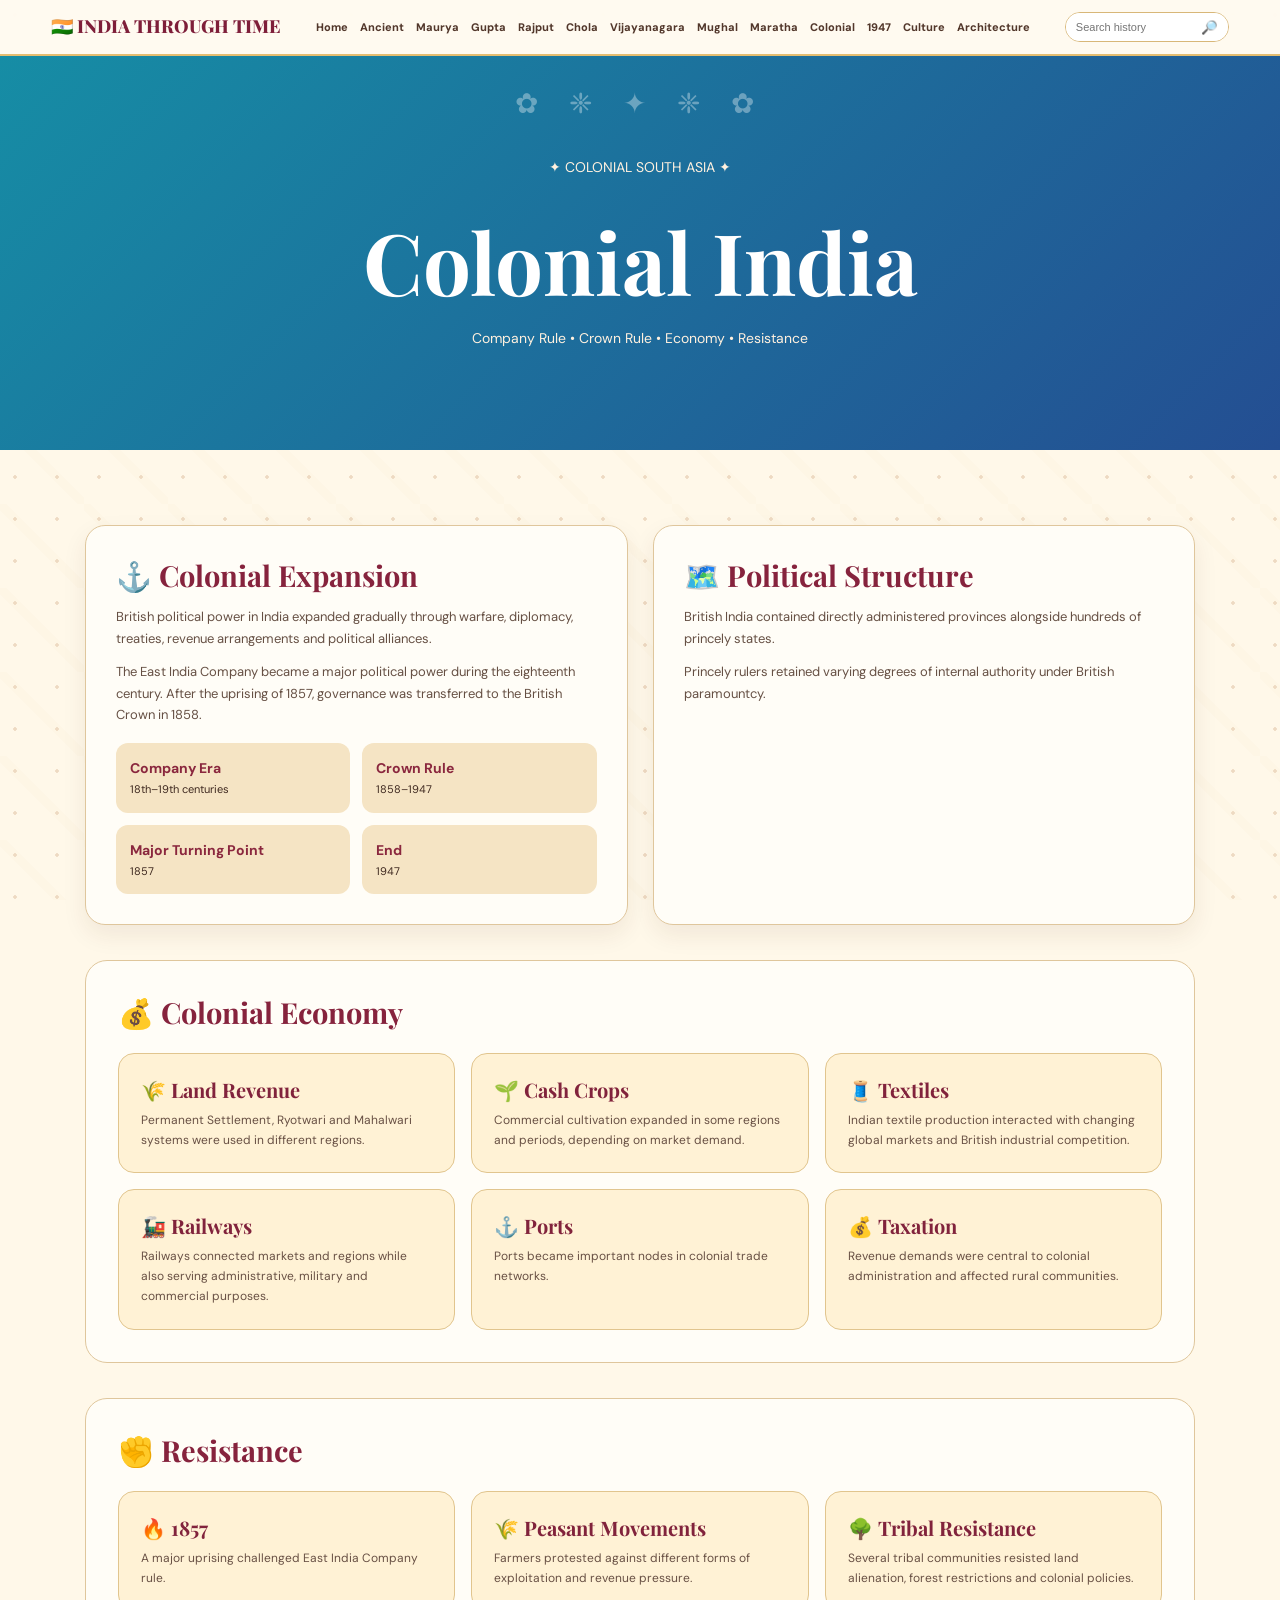
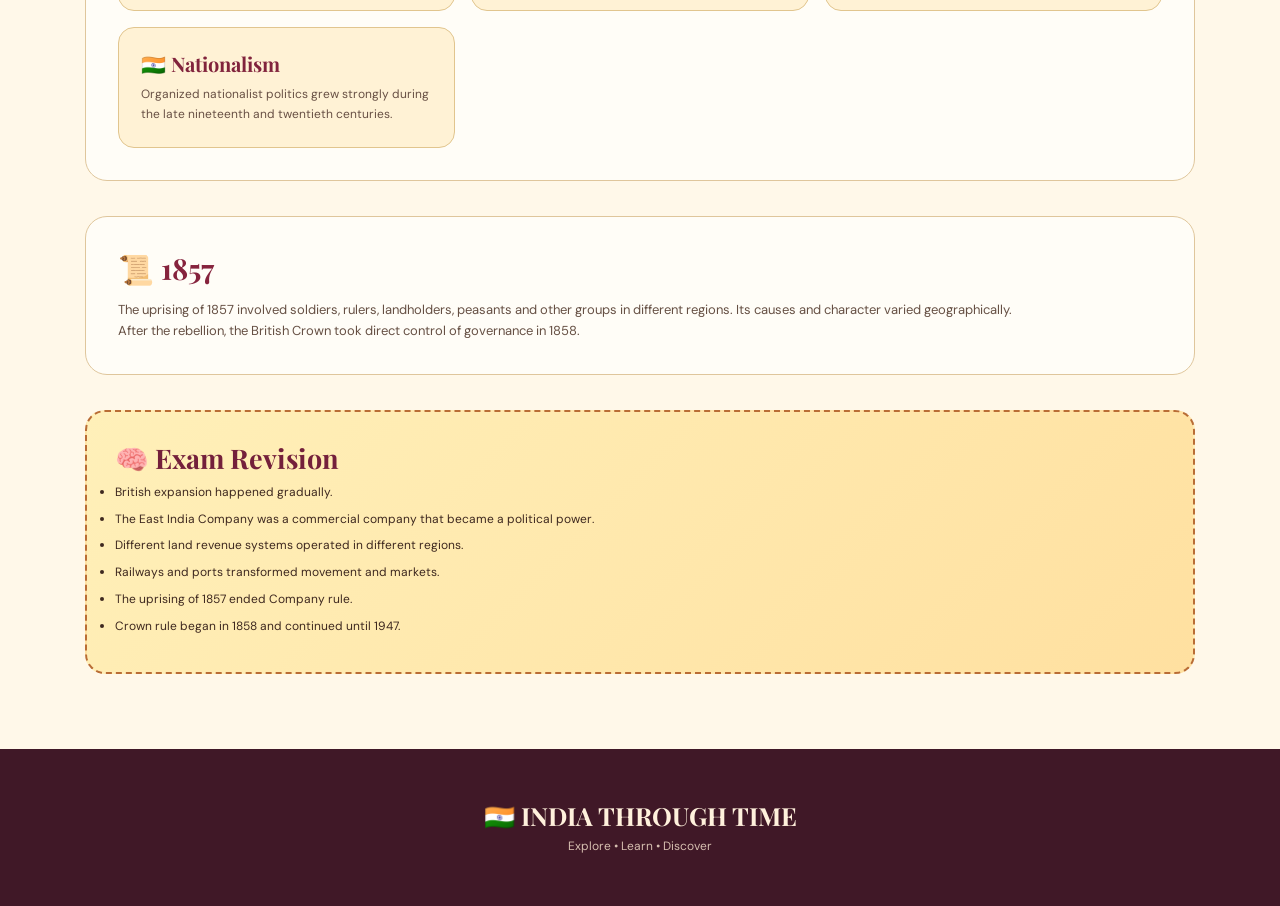
<file: colonial.html>
<!DOCTYPE html>
<html lang="en">
<head>
<meta charset="UTF-8">
<meta name="viewport" content="width=device-width,initial-scale=1.0">
<title>Colonial India | India Through Time</title>
<link rel="stylesheet" href="style.css">
</head>

<body>

<header class="navbar">

<a href="index.html" class="logo">🇮🇳 INDIA THROUGH TIME</a>

<nav class="navlinks">
<a href="index.html">Home</a>
<a href="ancient.html">Ancient</a>
<a href="maurya.html">Maurya</a>
<a href="gupta.html">Gupta</a>
<a href="rajput.html">Rajput</a>
<a href="chola.html">Chola</a>
<a href="vijayanagara.html">Vijayanagara</a>
<a href="mughal.html">Mughal</a>
<a href="maratha.html">Maratha</a>
<a href="colonial.html">Colonial</a>
<a href="independence.html">1947</a>
<a href="culture.html">Culture</a>
<a href="architecture.html">Architecture</a>
</nav>

<div class="search">
<input id="searchBox" placeholder="Search history">
<button onclick="searchHistory()">🔎</button>
</div>

</header>


<section class="page-hero blue">

<p>✦ COLONIAL SOUTH ASIA ✦</p>

<h1>Colonial India</h1>

<p>
Company Rule • Crown Rule • Economy • Resistance
</p>

</section>


<main class="content">


<div class="info-grid">

<div class="info-box">

<h2>⚓ Colonial Expansion</h2>

<p>
British political power in India expanded gradually
through warfare, diplomacy, treaties, revenue arrangements
and political alliances.
</p>

<p>
The East India Company became a major political power
during the eighteenth century. After the uprising of 1857,
governance was transferred to the British Crown in 1858.
</p>

<div class="fact-grid">

<div class="fact">
<strong>Company Era</strong>
18th–19th centuries
</div>

<div class="fact">
<strong>Crown Rule</strong>
1858–1947
</div>

<div class="fact">
<strong>Major Turning Point</strong>
1857
</div>

<div class="fact">
<strong>End</strong>
1947
</div>

</div>

</div>


<div class="info-box">

<h2>🗺️ Political Structure</h2>

<p>
British India contained directly administered provinces
alongside hundreds of princely states.
</p>

<p>
Princely rulers retained varying degrees of internal
authority under British paramountcy.
</p>

</div>

</div>


<section class="deep-section">

<h2>💰 Colonial Economy</h2>

<div class="topic-grid">

<article class="topic">
<h3>🌾 Land Revenue</h3>
<p>
Permanent Settlement, Ryotwari and Mahalwari systems
were used in different regions.
</p>
</article>

<article class="topic">
<h3>🌱 Cash Crops</h3>
<p>
Commercial cultivation expanded in some regions and
periods, depending on market demand.
</p>
</article>

<article class="topic">
<h3>🧵 Textiles</h3>
<p>
Indian textile production interacted with changing
global markets and British industrial competition.
</p>
</article>

<article class="topic">
<h3>🚂 Railways</h3>
<p>
Railways connected markets and regions while also serving
administrative, military and commercial purposes.
</p>
</article>

<article class="topic">
<h3>⚓ Ports</h3>
<p>
Ports became important nodes in colonial trade networks.
</p>
</article>

<article class="topic">
<h3>💰 Taxation</h3>
<p>
Revenue demands were central to colonial administration
and affected rural communities.
</p>
</article>

</div>

</section>


<section class="deep-section">

<h2>✊ Resistance</h2>

<div class="topic-grid">

<article class="topic">
<h3>🔥 1857</h3>
<p>
A major uprising challenged East India Company rule.
</p>
</article>

<article class="topic">
<h3>🌾 Peasant Movements</h3>
<p>
Farmers protested against different forms of exploitation
and revenue pressure.
</p>
</article>

<article class="topic">
<h3>🌳 Tribal Resistance</h3>
<p>
Several tribal communities resisted land alienation,
forest restrictions and colonial policies.
</p>
</article>

<article class="topic">
<h3>🇮🇳 Nationalism</h3>
<p>
Organized nationalist politics grew strongly during
the late nineteenth and twentieth centuries.
</p>
</article>

</div>

</section>


<section class="deep-section">

<h2>📜 1857</h2>

<p>
The uprising of 1857 involved soldiers, rulers,
landholders, peasants and other groups in different
regions. Its causes and character varied geographically.
</p>

<p>
After the rebellion, the British Crown took direct
control of governance in 1858.
</p>

</section>


<section class="student-box">

<h2>🧠 Exam Revision</h2>

<ul>
<li>British expansion happened gradually.</li>
<li>The East India Company was a commercial company that became a political power.</li>
<li>Different land revenue systems operated in different regions.</li>
<li>Railways and ports transformed movement and markets.</li>
<li>The uprising of 1857 ended Company rule.</li>
<li>Crown rule began in 1858 and continued until 1947.</li>
</ul>

</section>

</main>


<footer>
<h2>🇮🇳 INDIA THROUGH TIME</h2>
<p>Explore • Learn • Discover</p>
</footer>

<script src="script.js"></script>

</body>
</html>
</file>
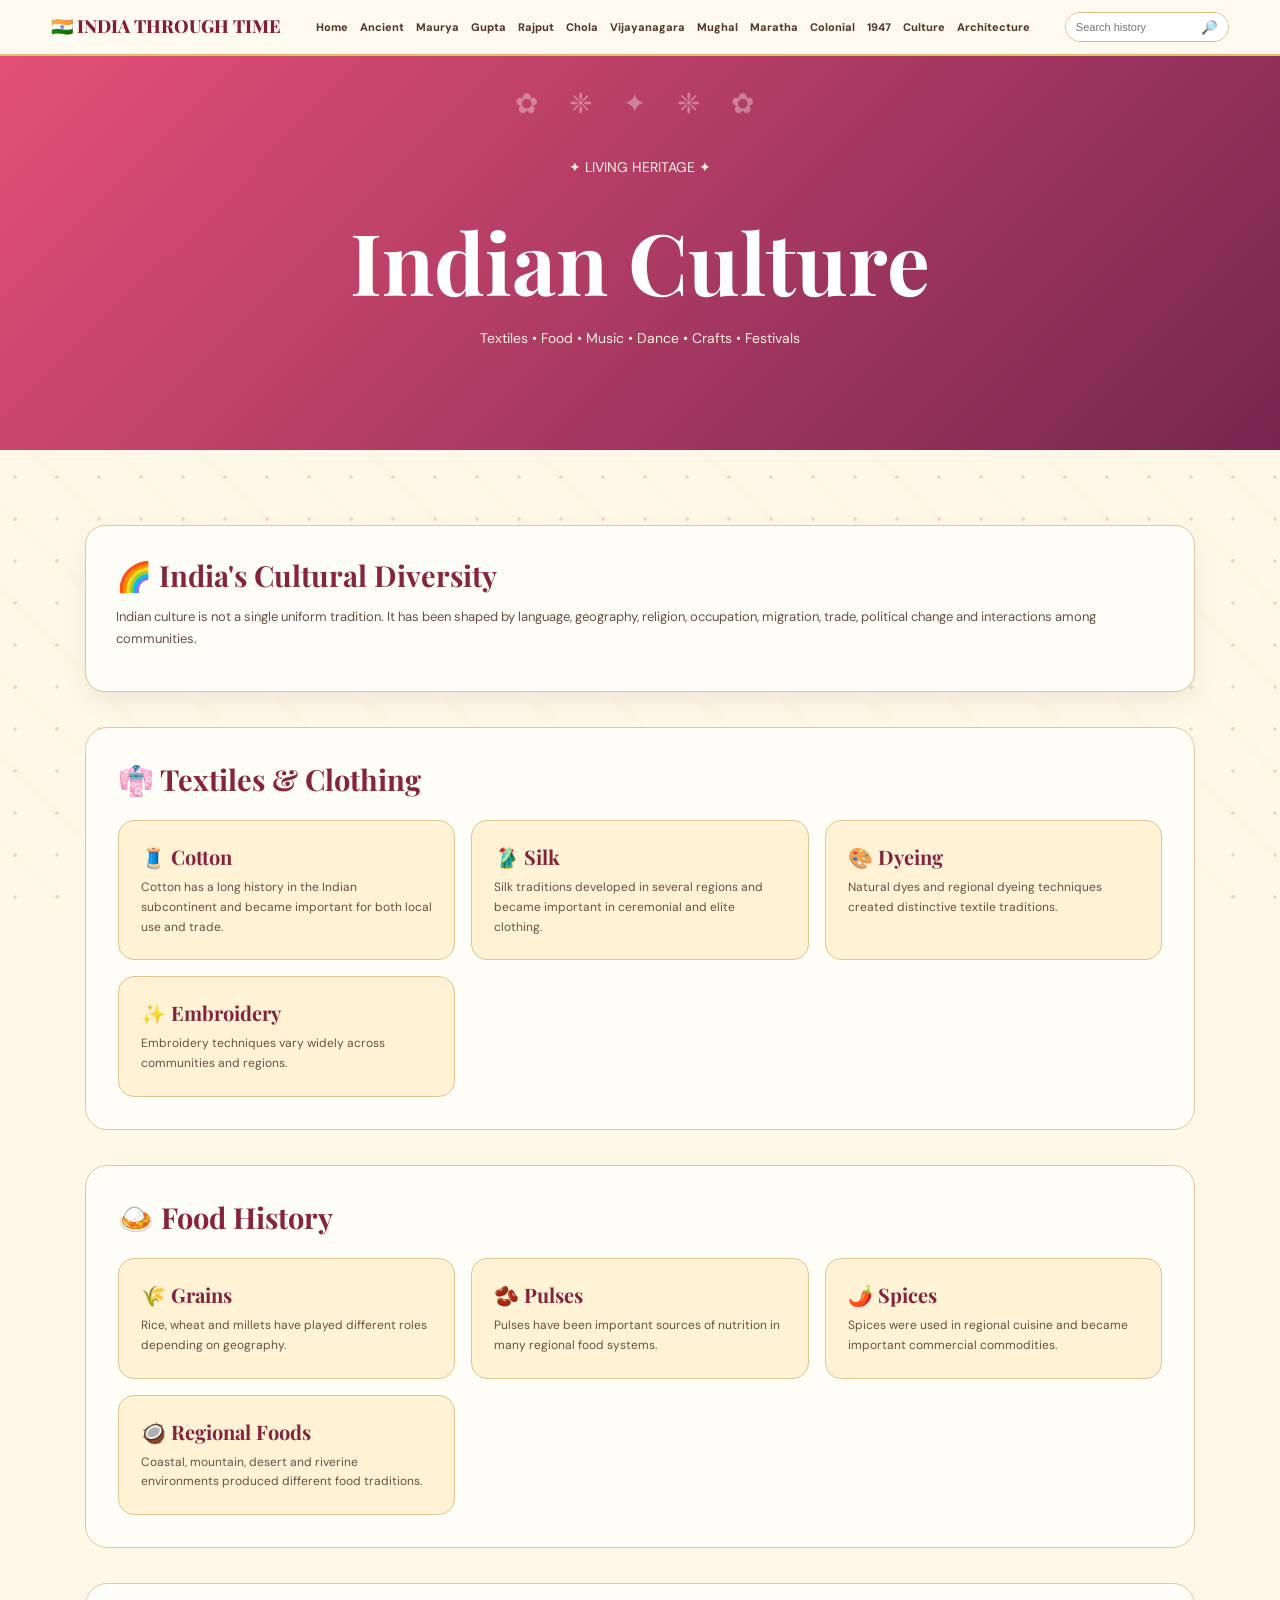
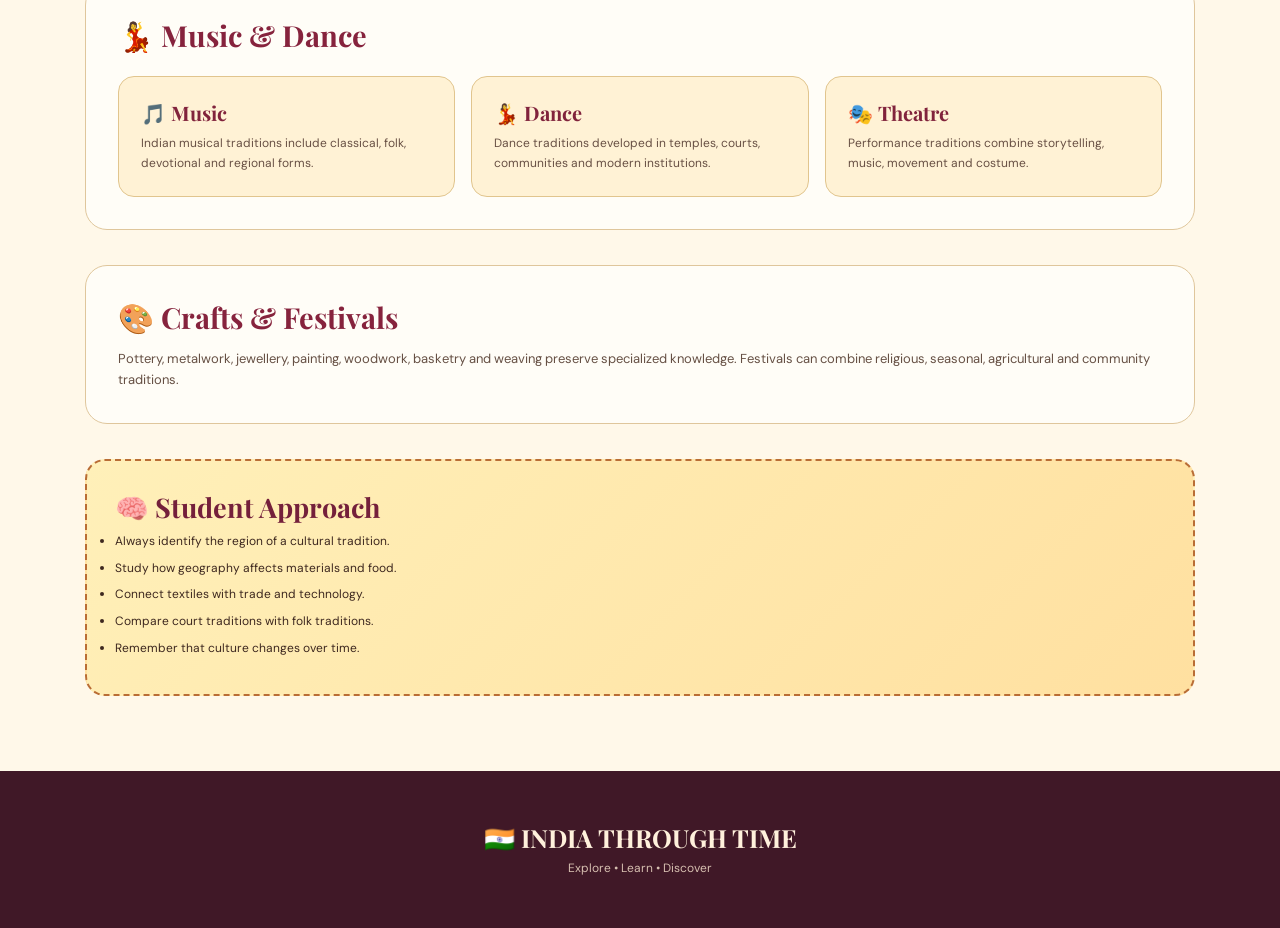
<file: culture.html>
<!DOCTYPE html>
<html lang="en">
<head>
<meta charset="UTF-8">
<meta name="viewport" content="width=device-width,initial-scale=1.0">
<title>Indian Culture | India Through Time</title>
<link rel="stylesheet" href="style.css">
</head>

<body>

<header class="navbar">

<a href="index.html" class="logo">🇮🇳 INDIA THROUGH TIME</a>

<nav class="navlinks">
<a href="index.html">Home</a>
<a href="ancient.html">Ancient</a>
<a href="maurya.html">Maurya</a>
<a href="gupta.html">Gupta</a>
<a href="rajput.html">Rajput</a>
<a href="chola.html">Chola</a>
<a href="vijayanagara.html">Vijayanagara</a>
<a href="mughal.html">Mughal</a>
<a href="maratha.html">Maratha</a>
<a href="colonial.html">Colonial</a>
<a href="independence.html">1947</a>
<a href="culture.html">Culture</a>
<a href="architecture.html">Architecture</a>
</nav>

<div class="search">
<input id="searchBox" placeholder="Search history">
<button onclick="searchHistory()">🔎</button>
</div>

</header>


<section class="page-hero pink">

<p>✦ LIVING HERITAGE ✦</p>

<h1>Indian Culture</h1>

<p>
Textiles • Food • Music • Dance • Crafts • Festivals
</p>

</section>


<main class="content">


<div class="info-box">

<h2>🌈 India's Cultural Diversity</h2>

<p>
Indian culture is not a single uniform tradition.
It has been shaped by language, geography, religion,
occupation, migration, trade, political change and
interactions among communities.
</p>

</div>


<section class="deep-section">

<h2>👘 Textiles & Clothing</h2>

<div class="topic-grid">

<article class="topic">
<h3>🧵 Cotton</h3>
<p>
Cotton has a long history in the Indian subcontinent
and became important for both local use and trade.
</p>
</article>

<article class="topic">
<h3>🥻 Silk</h3>
<p>
Silk traditions developed in several regions and became
important in ceremonial and elite clothing.
</p>
</article>

<article class="topic">
<h3>🎨 Dyeing</h3>
<p>
Natural dyes and regional dyeing techniques created
distinctive textile traditions.
</p>
</article>

<article class="topic">
<h3>✨ Embroidery</h3>
<p>
Embroidery techniques vary widely across communities
and regions.
</p>
</article>

</div>

</section>


<section class="deep-section">

<h2>🍛 Food History</h2>

<div class="topic-grid">

<article class="topic">
<h3>🌾 Grains</h3>
<p>
Rice, wheat and millets have played different roles
depending on geography.
</p>
</article>

<article class="topic">
<h3>🫘 Pulses</h3>
<p>
Pulses have been important sources of nutrition
in many regional food systems.
</p>
</article>

<article class="topic">
<h3>🌶️ Spices</h3>
<p>
Spices were used in regional cuisine and became
important commercial commodities.
</p>
</article>

<article class="topic">
<h3>🥥 Regional Foods</h3>
<p>
Coastal, mountain, desert and riverine environments
produced different food traditions.
</p>
</article>

</div>

</section>


<section class="deep-section">

<h2>💃 Music & Dance</h2>

<div class="topic-grid">

<article class="topic">
<h3>🎵 Music</h3>
<p>
Indian musical traditions include classical, folk,
devotional and regional forms.
</p>
</article>

<article class="topic">
<h3>💃 Dance</h3>
<p>
Dance traditions developed in temples, courts,
communities and modern institutions.
</p>
</article>

<article class="topic">
<h3>🎭 Theatre</h3>
<p>
Performance traditions combine storytelling,
music, movement and costume.
</p>
</article>

</div>

</section>


<section class="deep-section">

<h2>🎨 Crafts & Festivals</h2>

<p>
Pottery, metalwork, jewellery, painting, woodwork,
basketry and weaving preserve specialized knowledge.
Festivals can combine religious, seasonal, agricultural
and community traditions.
</p>

</section>


<section class="student-box">

<h2>🧠 Student Approach</h2>

<ul>
<li>Always identify the region of a cultural tradition.</li>
<li>Study how geography affects materials and food.</li>
<li>Connect textiles with trade and technology.</li>
<li>Compare court traditions with folk traditions.</li>
<li>Remember that culture changes over time.</li>
</ul>

</section>

</main>


<footer>
<h2>🇮🇳 INDIA THROUGH TIME</h2>
<p>Explore • Learn • Discover</p>
</footer>

<script src="script.js"></script>

</body>
</html>
</file>
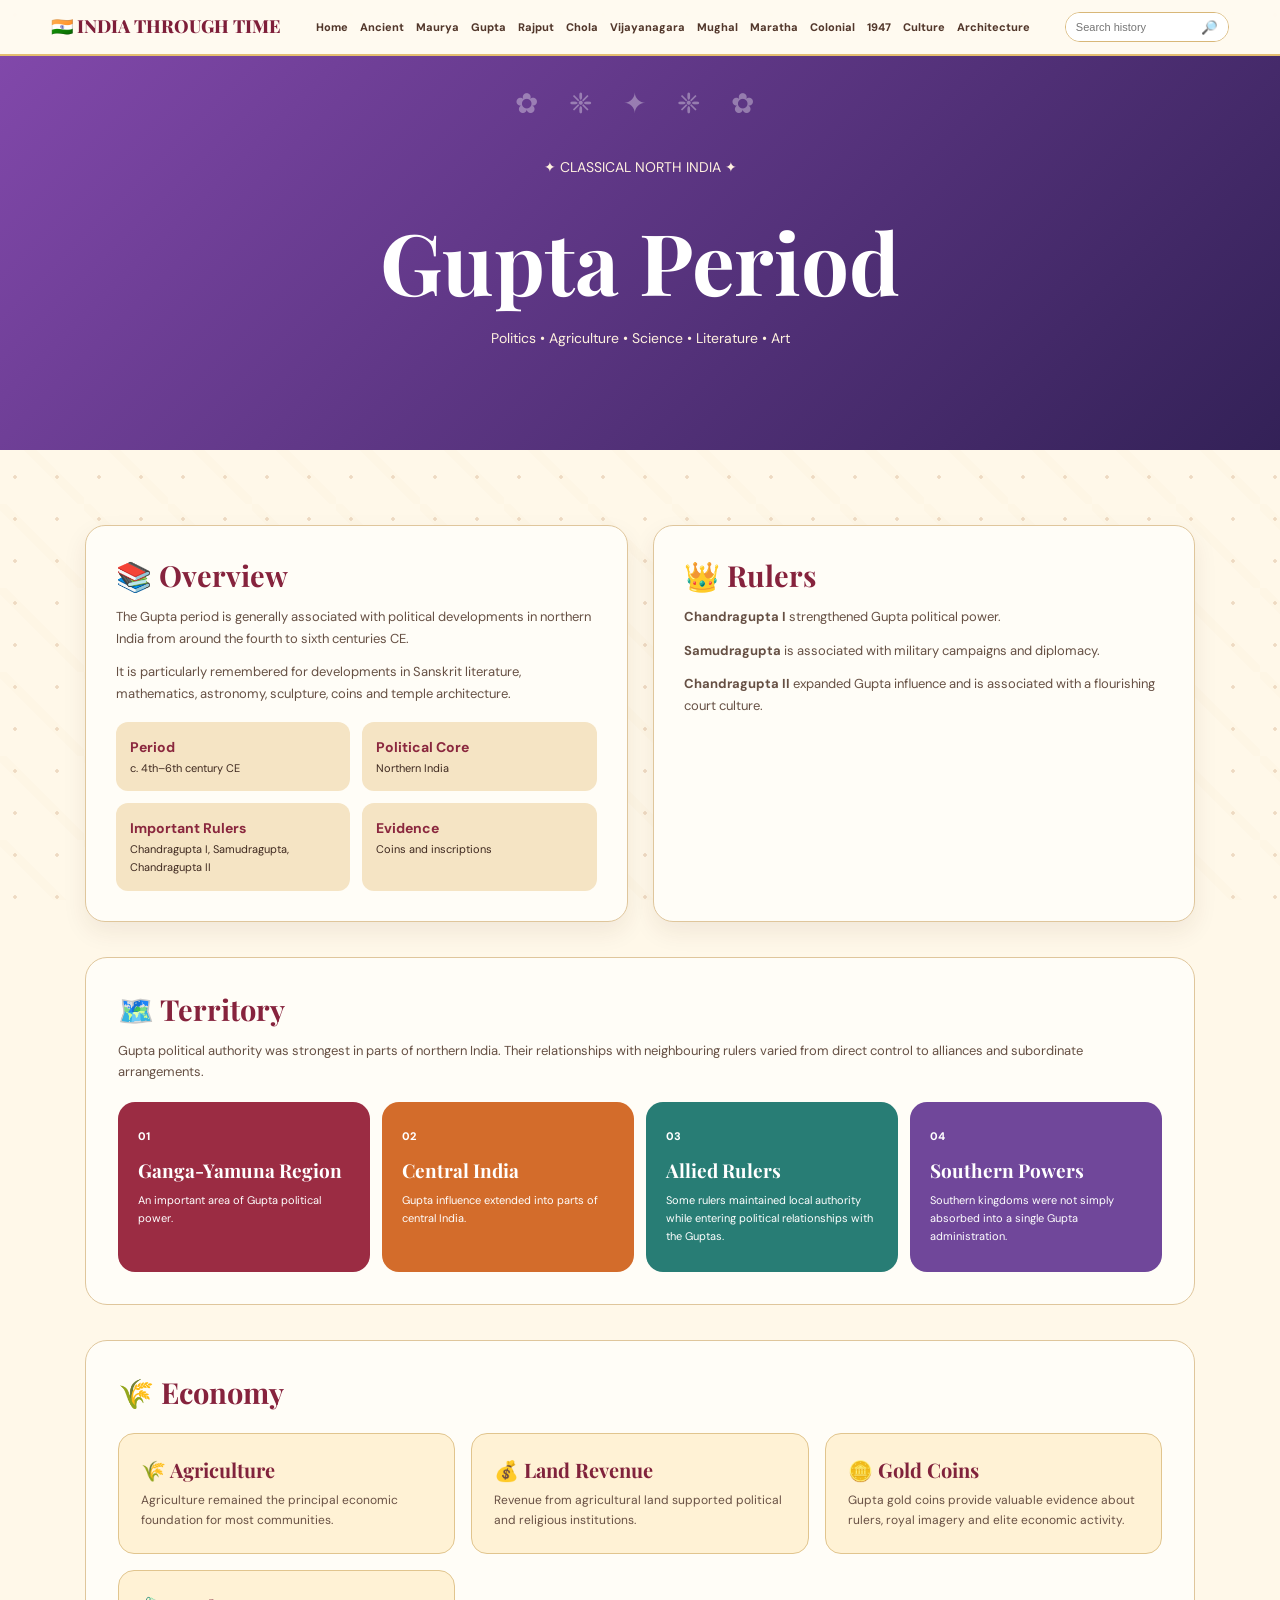
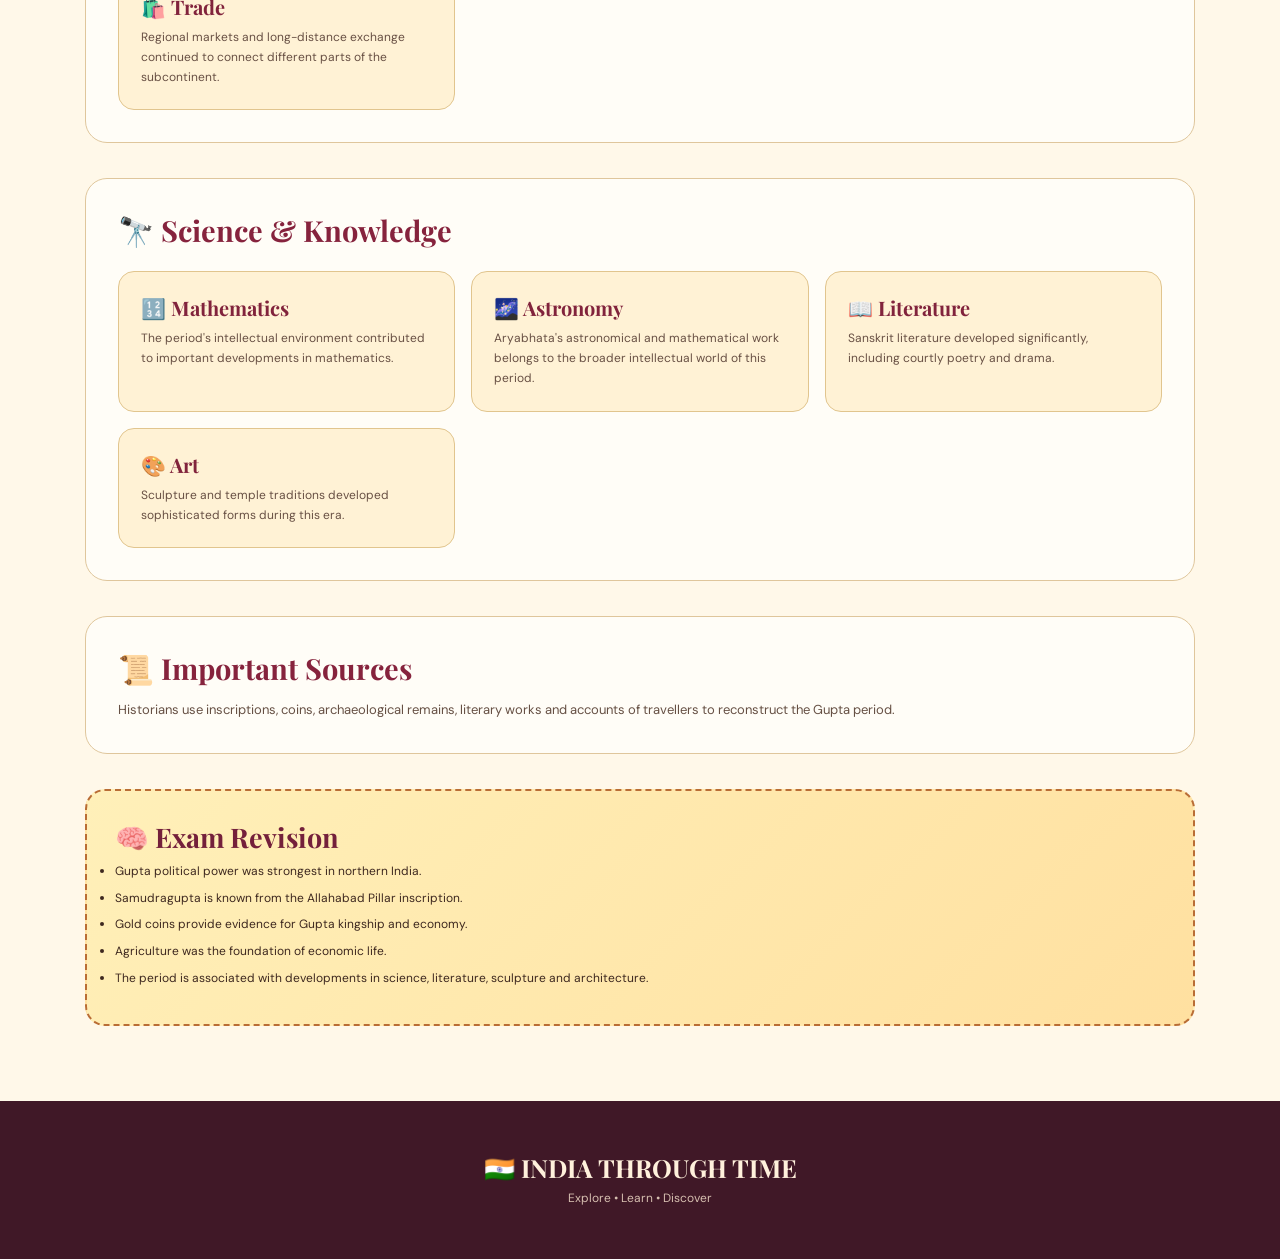
<file: gupta.html>
<!DOCTYPE html>
<html lang="en">
<head>
<meta charset="UTF-8">
<meta name="viewport" content="width=device-width,initial-scale=1.0">
<title>Gupta Period | India Through Time</title>
<link rel="stylesheet" href="style.css">
</head>

<body>

<header class="navbar">

<a href="index.html" class="logo">🇮🇳 INDIA THROUGH TIME</a>

<nav class="navlinks">
<a href="index.html">Home</a>
<a href="ancient.html">Ancient</a>
<a href="maurya.html">Maurya</a>
<a href="gupta.html">Gupta</a>
<a href="rajput.html">Rajput</a>
<a href="chola.html">Chola</a>
<a href="vijayanagara.html">Vijayanagara</a>
<a href="mughal.html">Mughal</a>
<a href="maratha.html">Maratha</a>
<a href="colonial.html">Colonial</a>
<a href="independence.html">1947</a>
<a href="culture.html">Culture</a>
<a href="architecture.html">Architecture</a>
</nav>

<div class="search">
<input id="searchBox" placeholder="Search history">
<button onclick="searchHistory()">🔎</button>
</div>

</header>


<section class="page-hero purple">

<p>✦ CLASSICAL NORTH INDIA ✦</p>

<h1>Gupta Period</h1>

<p>
Politics • Agriculture • Science • Literature • Art
</p>

</section>


<main class="content">


<div class="info-grid">

<div class="info-box">

<h2>📚 Overview</h2>

<p>
The Gupta period is generally associated with political
developments in northern India from around the fourth
to sixth centuries CE.
</p>

<p>
It is particularly remembered for developments in
Sanskrit literature, mathematics, astronomy, sculpture,
coins and temple architecture.
</p>

<div class="fact-grid">

<div class="fact">
<strong>Period</strong>
c. 4th–6th century CE
</div>

<div class="fact">
<strong>Political Core</strong>
Northern India
</div>

<div class="fact">
<strong>Important Rulers</strong>
Chandragupta I, Samudragupta, Chandragupta II
</div>

<div class="fact">
<strong>Evidence</strong>
Coins and inscriptions
</div>

</div>

</div>


<div class="info-box">

<h2>👑 Rulers</h2>

<p>
<b>Chandragupta I</b> strengthened Gupta political power.
</p>

<p>
<b>Samudragupta</b> is associated with military campaigns
and diplomacy.
</p>

<p>
<b>Chandragupta II</b> expanded Gupta influence and is
associated with a flourishing court culture.
</p>

</div>

</div>


<section class="deep-section">

<h2>🗺️ Territory</h2>

<p>
Gupta political authority was strongest in parts of northern
India. Their relationships with neighbouring rulers varied
from direct control to alliances and subordinate arrangements.
</p>

<div class="territory-grid">

<div class="territory">
<span>01</span>
<h3>Ganga-Yamuna Region</h3>
<p>
An important area of Gupta political power.
</p>
</div>

<div class="territory">
<span>02</span>
<h3>Central India</h3>
<p>
Gupta influence extended into parts of central India.
</p>
</div>

<div class="territory">
<span>03</span>
<h3>Allied Rulers</h3>
<p>
Some rulers maintained local authority while entering
political relationships with the Guptas.
</p>
</div>

<div class="territory">
<span>04</span>
<h3>Southern Powers</h3>
<p>
Southern kingdoms were not simply absorbed into a
single Gupta administration.
</p>
</div>

</div>

</section>


<section class="deep-section">

<h2>🌾 Economy</h2>

<div class="topic-grid">

<article class="topic">
<h3>🌾 Agriculture</h3>
<p>
Agriculture remained the principal economic foundation
for most communities.
</p>
</article>

<article class="topic">
<h3>💰 Land Revenue</h3>
<p>
Revenue from agricultural land supported political and
religious institutions.
</p>
</article>

<article class="topic">
<h3>🪙 Gold Coins</h3>
<p>
Gupta gold coins provide valuable evidence about rulers,
royal imagery and elite economic activity.
</p>
</article>

<article class="topic">
<h3>🛍️ Trade</h3>
<p>
Regional markets and long-distance exchange continued
to connect different parts of the subcontinent.
</p>
</article>

</div>

</section>


<section class="deep-section">

<h2>🔭 Science & Knowledge</h2>

<div class="topic-grid">

<article class="topic">
<h3>🔢 Mathematics</h3>
<p>
The period's intellectual environment contributed to
important developments in mathematics.
</p>
</article>

<article class="topic">
<h3>🌌 Astronomy</h3>
<p>
Aryabhata's astronomical and mathematical work belongs
to the broader intellectual world of this period.
</p>
</article>

<article class="topic">
<h3>📖 Literature</h3>
<p>
Sanskrit literature developed significantly, including
courtly poetry and drama.
</p>
</article>

<article class="topic">
<h3>🎨 Art</h3>
<p>
Sculpture and temple traditions developed sophisticated
forms during this era.
</p>
</article>

</div>

</section>


<section class="deep-section">

<h2>📜 Important Sources</h2>

<p>
Historians use inscriptions, coins, archaeological remains,
literary works and accounts of travellers to reconstruct
the Gupta period.
</p>

</section>


<section class="student-box">

<h2>🧠 Exam Revision</h2>

<ul>
<li>Gupta political power was strongest in northern India.</li>
<li>Samudragupta is known from the Allahabad Pillar inscription.</li>
<li>Gold coins provide evidence for Gupta kingship and economy.</li>
<li>Agriculture was the foundation of economic life.</li>
<li>The period is associated with developments in science,
literature, sculpture and architecture.</li>
</ul>

</section>

</main>


<footer>
<h2>🇮🇳 INDIA THROUGH TIME</h2>
<p>Explore • Learn • Discover</p>
</footer>

<script src="script.js"></script>

</body>
</html>
</file>
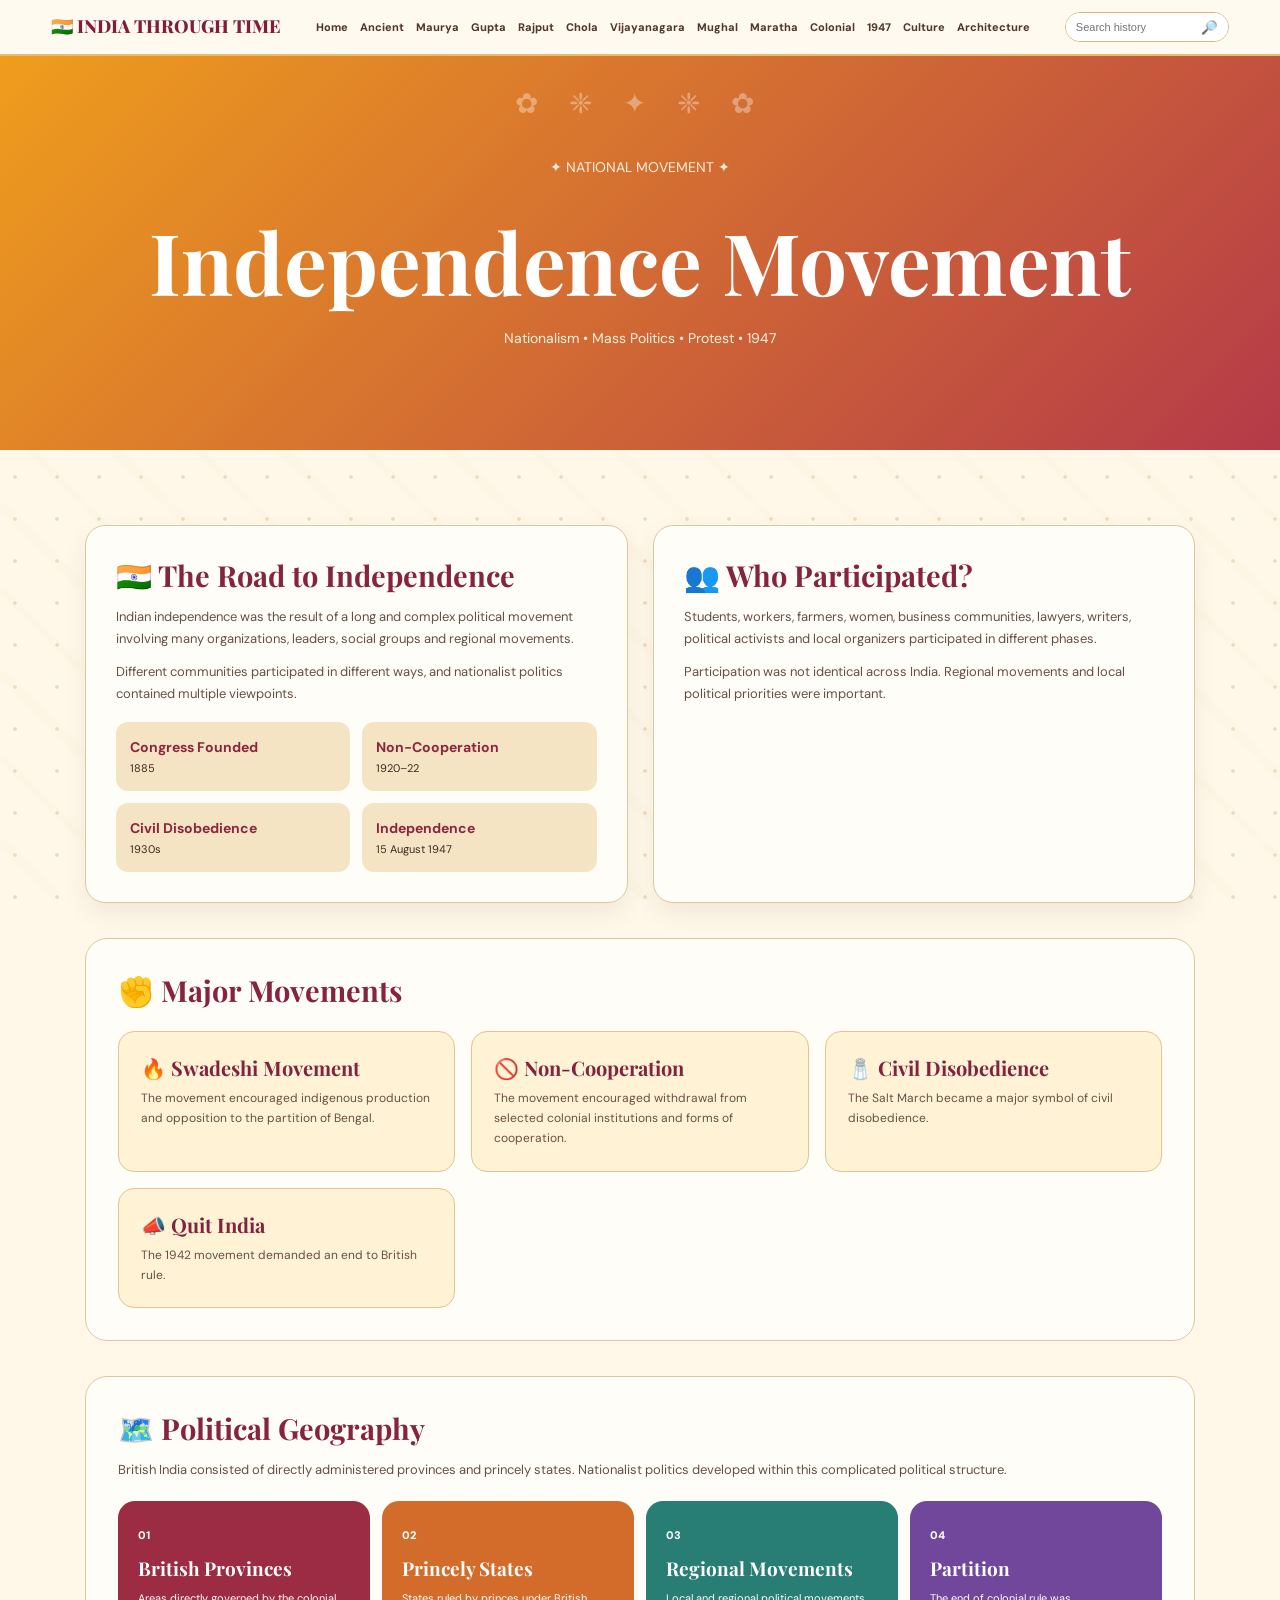
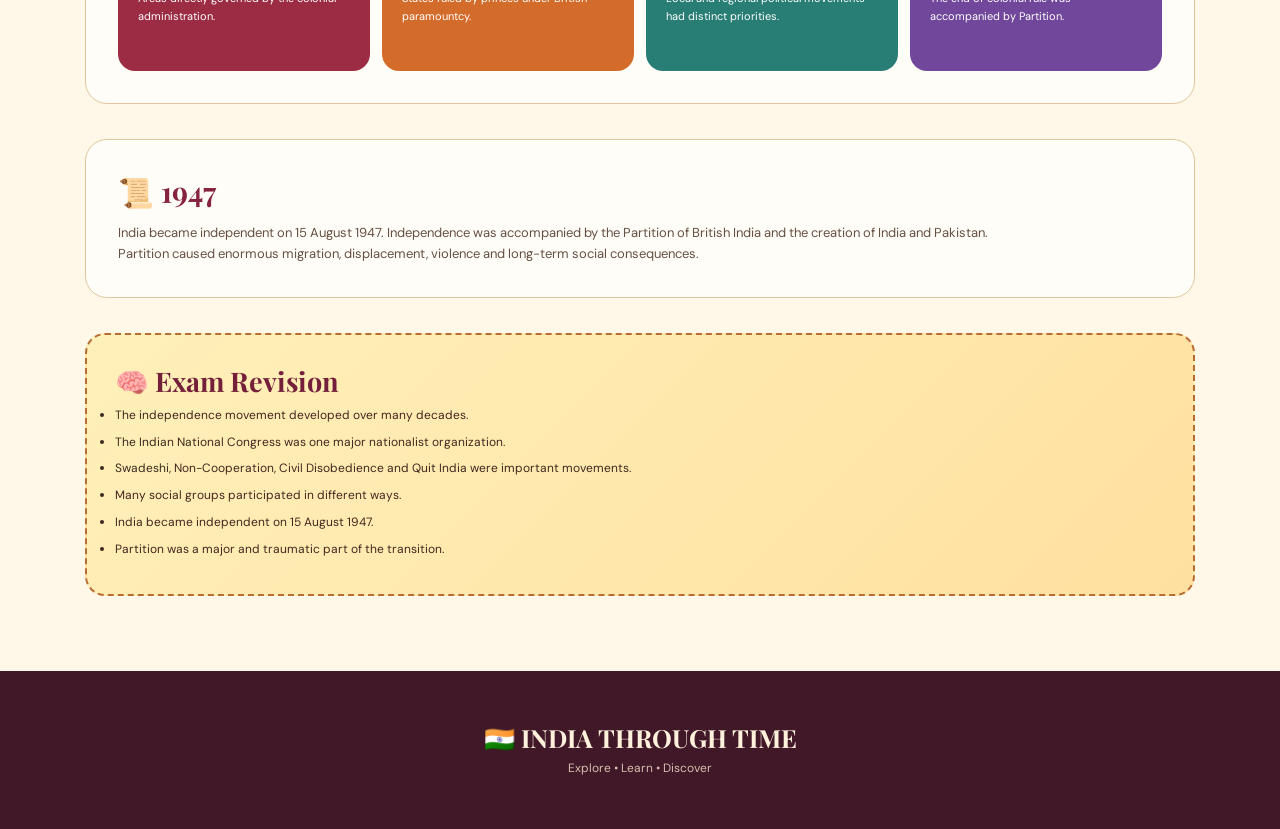
<file: independence.html>
<!DOCTYPE html>
<html lang="en">
<head>
<meta charset="UTF-8">
<meta name="viewport" content="width=device-width,initial-scale=1.0">
<title>Indian Independence Movement | India Through Time</title>
<link rel="stylesheet" href="style.css">
</head>

<body>

<header class="navbar">

<a href="index.html" class="logo">🇮🇳 INDIA THROUGH TIME</a>

<nav class="navlinks">
<a href="index.html">Home</a>
<a href="ancient.html">Ancient</a>
<a href="maurya.html">Maurya</a>
<a href="gupta.html">Gupta</a>
<a href="rajput.html">Rajput</a>
<a href="chola.html">Chola</a>
<a href="vijayanagara.html">Vijayanagara</a>
<a href="mughal.html">Mughal</a>
<a href="maratha.html">Maratha</a>
<a href="colonial.html">Colonial</a>
<a href="independence.html">1947</a>
<a href="culture.html">Culture</a>
<a href="architecture.html">Architecture</a>
</nav>

<div class="search">
<input id="searchBox" placeholder="Search history">
<button onclick="searchHistory()">🔎</button>
</div>

</header>


<section class="page-hero orange">

<p>✦ NATIONAL MOVEMENT ✦</p>

<h1>Independence Movement</h1>

<p>
Nationalism • Mass Politics • Protest • 1947
</p>

</section>


<main class="content">


<div class="info-grid">

<div class="info-box">

<h2>🇮🇳 The Road to Independence</h2>

<p>
Indian independence was the result of a long and
complex political movement involving many organizations,
leaders, social groups and regional movements.
</p>

<p>
Different communities participated in different ways,
and nationalist politics contained multiple viewpoints.
</p>

<div class="fact-grid">

<div class="fact">
<strong>Congress Founded</strong>
1885
</div>

<div class="fact">
<strong>Non-Cooperation</strong>
1920–22
</div>

<div class="fact">
<strong>Civil Disobedience</strong>
1930s
</div>

<div class="fact">
<strong>Independence</strong>
15 August 1947
</div>

</div>

</div>


<div class="info-box">

<h2>👥 Who Participated?</h2>

<p>
Students, workers, farmers, women, business communities,
lawyers, writers, political activists and local organizers
participated in different phases.
</p>

<p>
Participation was not identical across India. Regional
movements and local political priorities were important.
</p>

</div>

</div>


<section class="deep-section">

<h2>✊ Major Movements</h2>

<div class="topic-grid">

<article class="topic">
<h3>🔥 Swadeshi Movement</h3>
<p>
The movement encouraged indigenous production and opposition
to the partition of Bengal.
</p>
</article>

<article class="topic">
<h3>🚫 Non-Cooperation</h3>
<p>
The movement encouraged withdrawal from selected colonial
institutions and forms of cooperation.
</p>
</article>

<article class="topic">
<h3>🧂 Civil Disobedience</h3>
<p>
The Salt March became a major symbol of civil disobedience.
</p>
</article>

<article class="topic">
<h3>📣 Quit India</h3>
<p>
The 1942 movement demanded an end to British rule.
</p>
</article>

</div>

</section>


<section class="deep-section">

<h2>🗺️ Political Geography</h2>

<p>
British India consisted of directly administered provinces
and princely states. Nationalist politics developed within
this complicated political structure.
</p>

<div class="territory-grid">

<div class="territory">
<span>01</span>
<h3>British Provinces</h3>
<p>
Areas directly governed by the colonial administration.
</p>
</div>

<div class="territory">
<span>02</span>
<h3>Princely States</h3>
<p>
States ruled by princes under British paramountcy.
</p>
</div>

<div class="territory">
<span>03</span>
<h3>Regional Movements</h3>
<p>
Local and regional political movements had distinct priorities.
</p>
</div>

<div class="territory">
<span>04</span>
<h3>Partition</h3>
<p>
The end of colonial rule was accompanied by Partition.
</p>
</div>

</div>

</section>


<section class="deep-section">

<h2>📜 1947</h2>

<p>
India became independent on 15 August 1947.
Independence was accompanied by the Partition of British
India and the creation of India and Pakistan.
</p>

<p>
Partition caused enormous migration, displacement,
violence and long-term social consequences.
</p>

</section>


<section class="student-box">

<h2>🧠 Exam Revision</h2>

<ul>
<li>The independence movement developed over many decades.</li>
<li>The Indian National Congress was one major nationalist organization.</li>
<li>Swadeshi, Non-Cooperation, Civil Disobedience and Quit India
were important movements.</li>
<li>Many social groups participated in different ways.</li>
<li>India became independent on 15 August 1947.</li>
<li>Partition was a major and traumatic part of the transition.</li>
</ul>

</section>

</main>


<footer>
<h2>🇮🇳 INDIA THROUGH TIME</h2>
<p>Explore • Learn • Discover</p>
</footer>

<script src="script.js"></script>

</body>
</html>
</file>
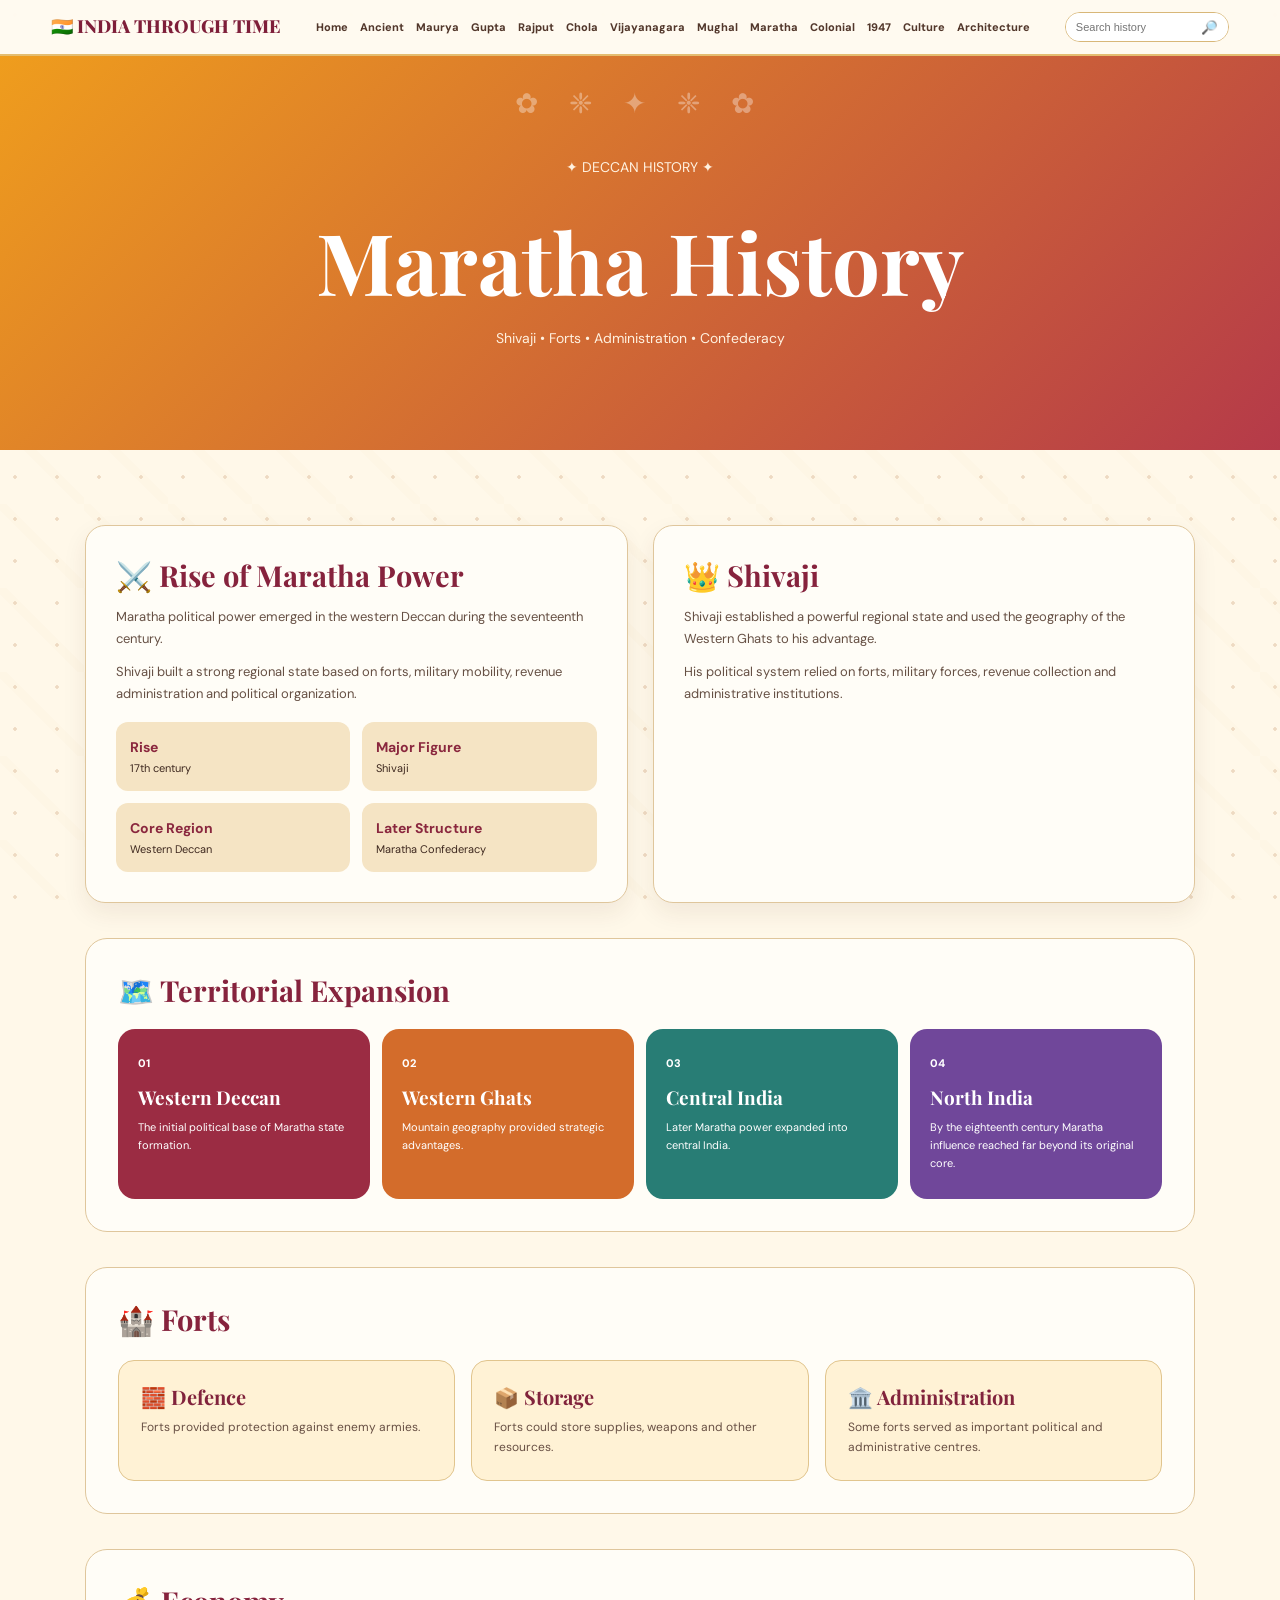
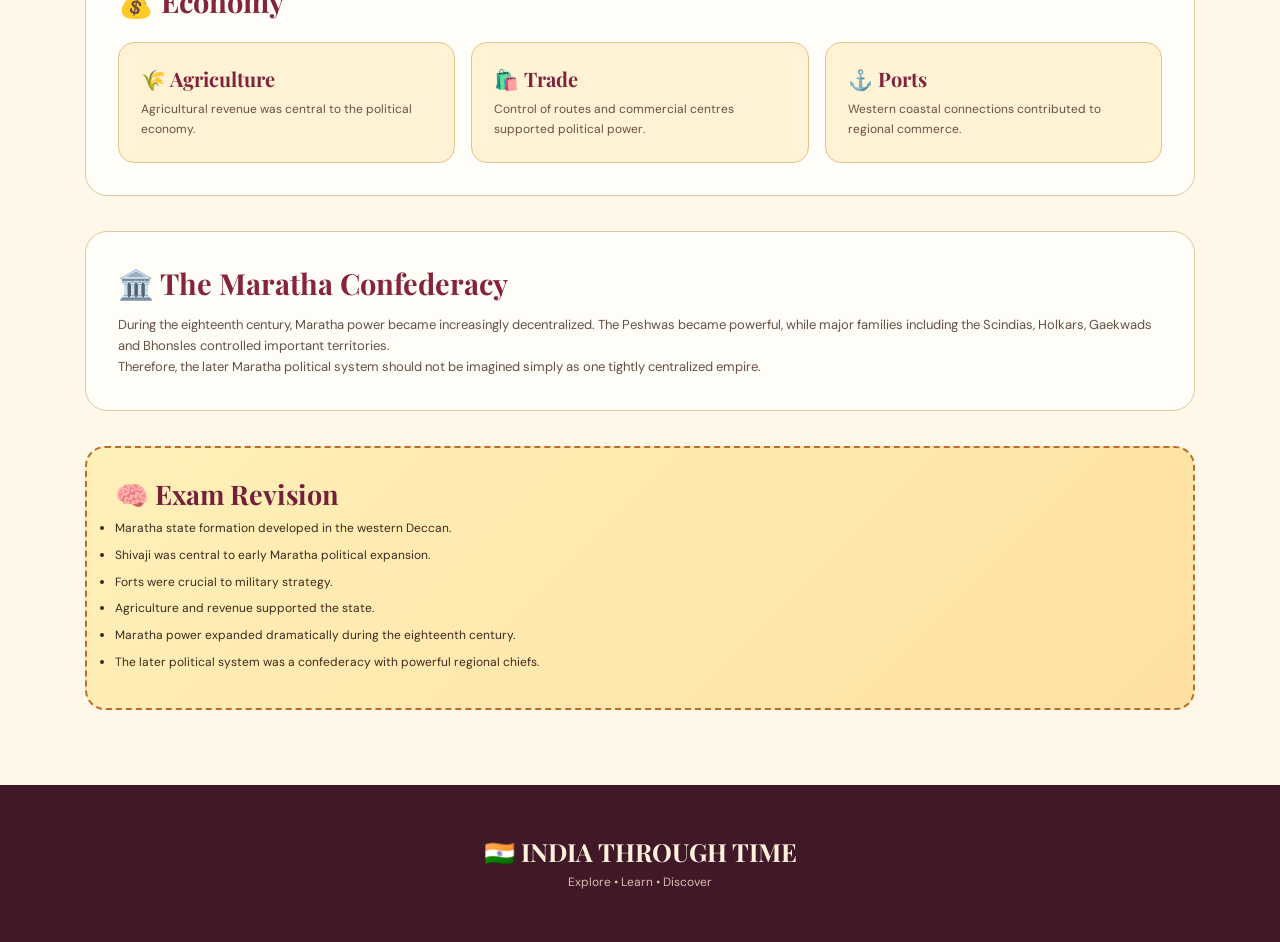
<file: maratha.html>
<!DOCTYPE html>
<html lang="en">
<head>
<meta charset="UTF-8">
<meta name="viewport" content="width=device-width,initial-scale=1.0">
<title>Maratha History | India Through Time</title>
<link rel="stylesheet" href="style.css">
</head>

<body>

<header class="navbar">

<a href="index.html" class="logo">🇮🇳 INDIA THROUGH TIME</a>

<nav class="navlinks">
<a href="index.html">Home</a>
<a href="ancient.html">Ancient</a>
<a href="maurya.html">Maurya</a>
<a href="gupta.html">Gupta</a>
<a href="rajput.html">Rajput</a>
<a href="chola.html">Chola</a>
<a href="vijayanagara.html">Vijayanagara</a>
<a href="mughal.html">Mughal</a>
<a href="maratha.html">Maratha</a>
<a href="colonial.html">Colonial</a>
<a href="independence.html">1947</a>
<a href="culture.html">Culture</a>
<a href="architecture.html">Architecture</a>
</nav>

<div class="search">
<input id="searchBox" placeholder="Search history">
<button onclick="searchHistory()">🔎</button>
</div>

</header>


<section class="page-hero orange">

<p>✦ DECCAN HISTORY ✦</p>

<h1>Maratha History</h1>

<p>
Shivaji • Forts • Administration • Confederacy
</p>

</section>


<main class="content">


<div class="info-grid">

<div class="info-box">

<h2>⚔️ Rise of Maratha Power</h2>

<p>
Maratha political power emerged in the western Deccan
during the seventeenth century.
</p>

<p>
Shivaji built a strong regional state based on forts,
military mobility, revenue administration and political
organization.
</p>

<div class="fact-grid">

<div class="fact">
<strong>Rise</strong>
17th century
</div>

<div class="fact">
<strong>Major Figure</strong>
Shivaji
</div>

<div class="fact">
<strong>Core Region</strong>
Western Deccan
</div>

<div class="fact">
<strong>Later Structure</strong>
Maratha Confederacy
</div>

</div>

</div>


<div class="info-box">

<h2>👑 Shivaji</h2>

<p>
Shivaji established a powerful regional state and used
the geography of the Western Ghats to his advantage.
</p>

<p>
His political system relied on forts, military forces,
revenue collection and administrative institutions.
</p>

</div>

</div>


<section class="deep-section">

<h2>🗺️ Territorial Expansion</h2>

<div class="territory-grid">

<div class="territory">
<span>01</span>
<h3>Western Deccan</h3>
<p>
The initial political base of Maratha state formation.
</p>
</div>

<div class="territory">
<span>02</span>
<h3>Western Ghats</h3>
<p>
Mountain geography provided strategic advantages.
</p>
</div>

<div class="territory">
<span>03</span>
<h3>Central India</h3>
<p>
Later Maratha power expanded into central India.
</p>
</div>

<div class="territory">
<span>04</span>
<h3>North India</h3>
<p>
By the eighteenth century Maratha influence reached
far beyond its original core.
</p>
</div>

</div>

</section>


<section class="deep-section">

<h2>🏰 Forts</h2>

<div class="topic-grid">

<article class="topic">
<h3>🧱 Defence</h3>
<p>
Forts provided protection against enemy armies.
</p>
</article>

<article class="topic">
<h3>📦 Storage</h3>
<p>
Forts could store supplies, weapons and other resources.
</p>
</article>

<article class="topic">
<h3>🏛️ Administration</h3>
<p>
Some forts served as important political and administrative centres.
</p>
</article>

</div>

</section>


<section class="deep-section">

<h2>💰 Economy</h2>

<div class="topic-grid">

<article class="topic">
<h3>🌾 Agriculture</h3>
<p>
Agricultural revenue was central to the political economy.
</p>
</article>

<article class="topic">
<h3>🛍️ Trade</h3>
<p>
Control of routes and commercial centres supported political power.
</p>
</article>

<article class="topic">
<h3>⚓ Ports</h3>
<p>
Western coastal connections contributed to regional commerce.
</p>
</article>

</div>

</section>


<section class="deep-section">

<h2>🏛️ The Maratha Confederacy</h2>

<p>
During the eighteenth century, Maratha power became
increasingly decentralized. The Peshwas became powerful,
while major families including the Scindias, Holkars,
Gaekwads and Bhonsles controlled important territories.
</p>

<p>
Therefore, the later Maratha political system should not
be imagined simply as one tightly centralized empire.
</p>

</section>


<section class="student-box">

<h2>🧠 Exam Revision</h2>

<ul>
<li>Maratha state formation developed in the western Deccan.</li>
<li>Shivaji was central to early Maratha political expansion.</li>
<li>Forts were crucial to military strategy.</li>
<li>Agriculture and revenue supported the state.</li>
<li>Maratha power expanded dramatically during the eighteenth century.</li>
<li>The later political system was a confederacy with powerful regional chiefs.</li>
</ul>

</section>

</main>


<footer>
<h2>🇮🇳 INDIA THROUGH TIME</h2>
<p>Explore • Learn • Discover</p>
</footer>

<script src="script.js"></script>

</body>
</html>
</file>
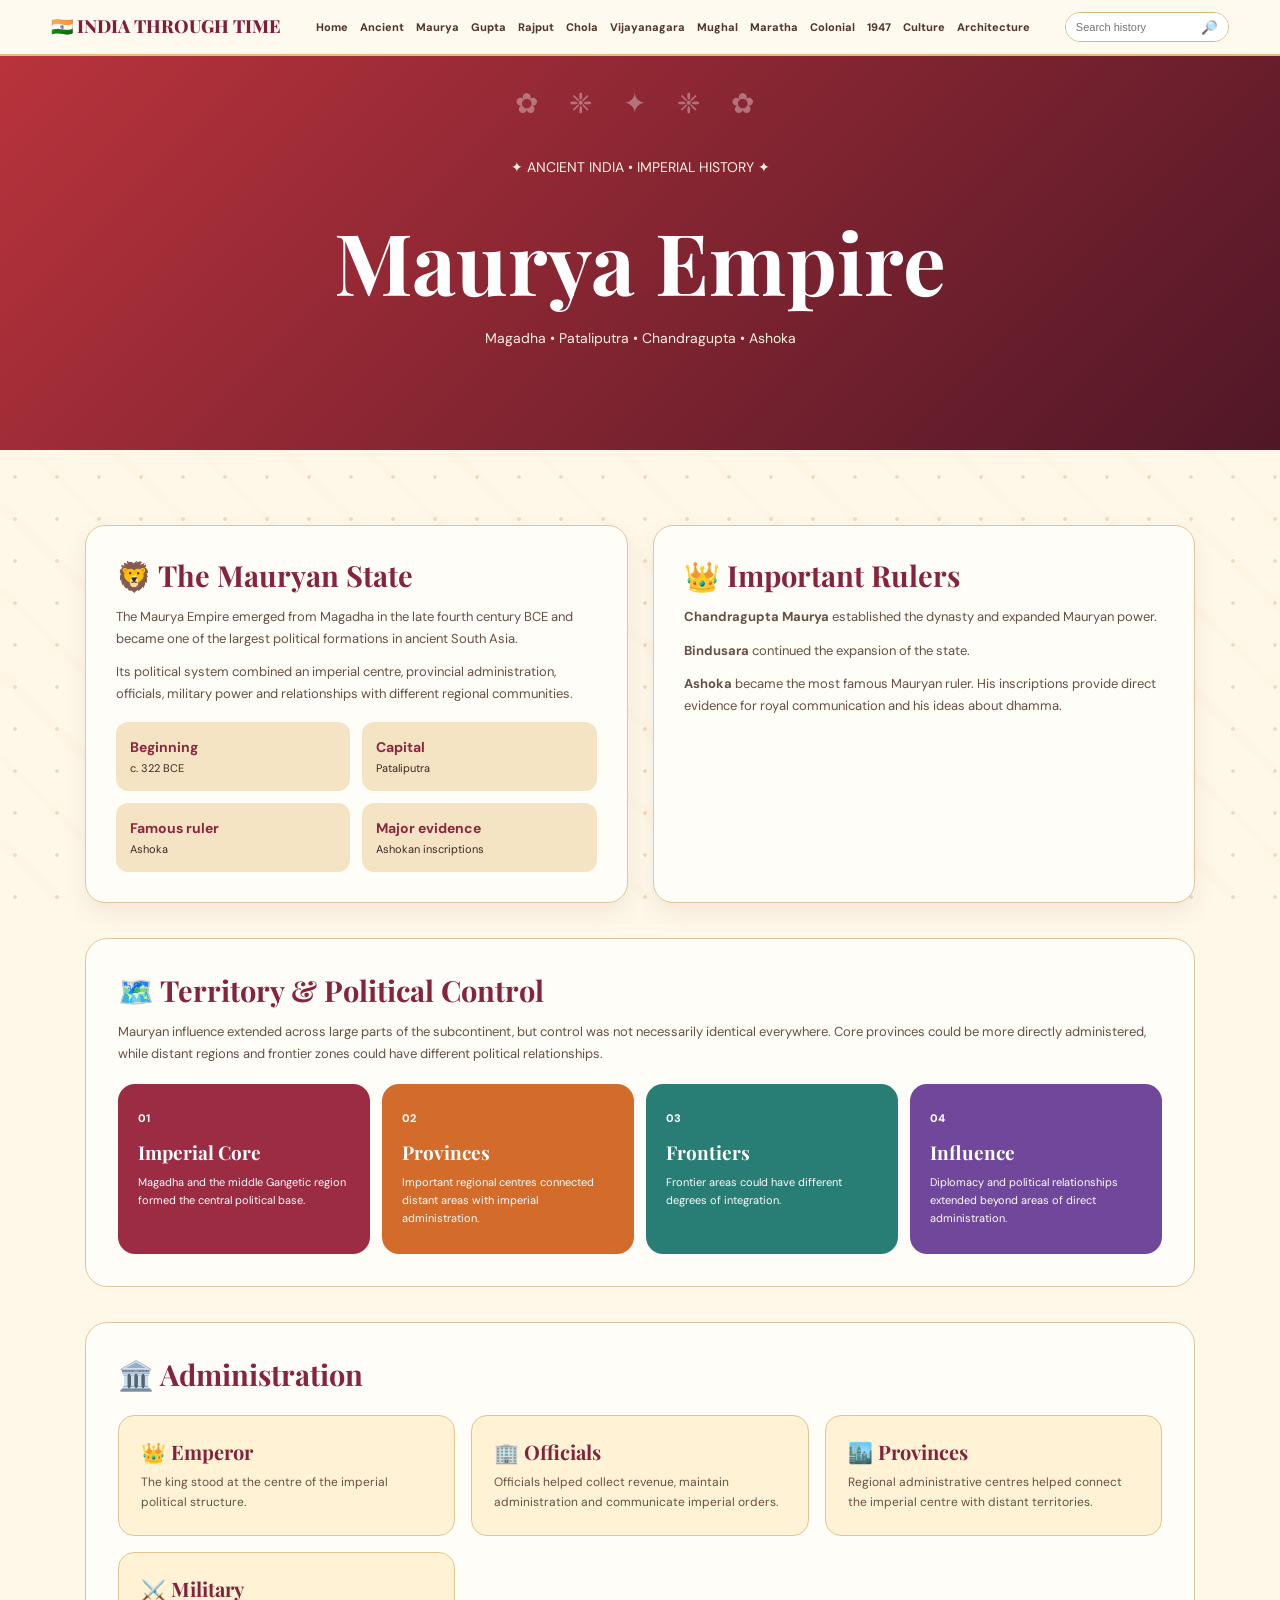
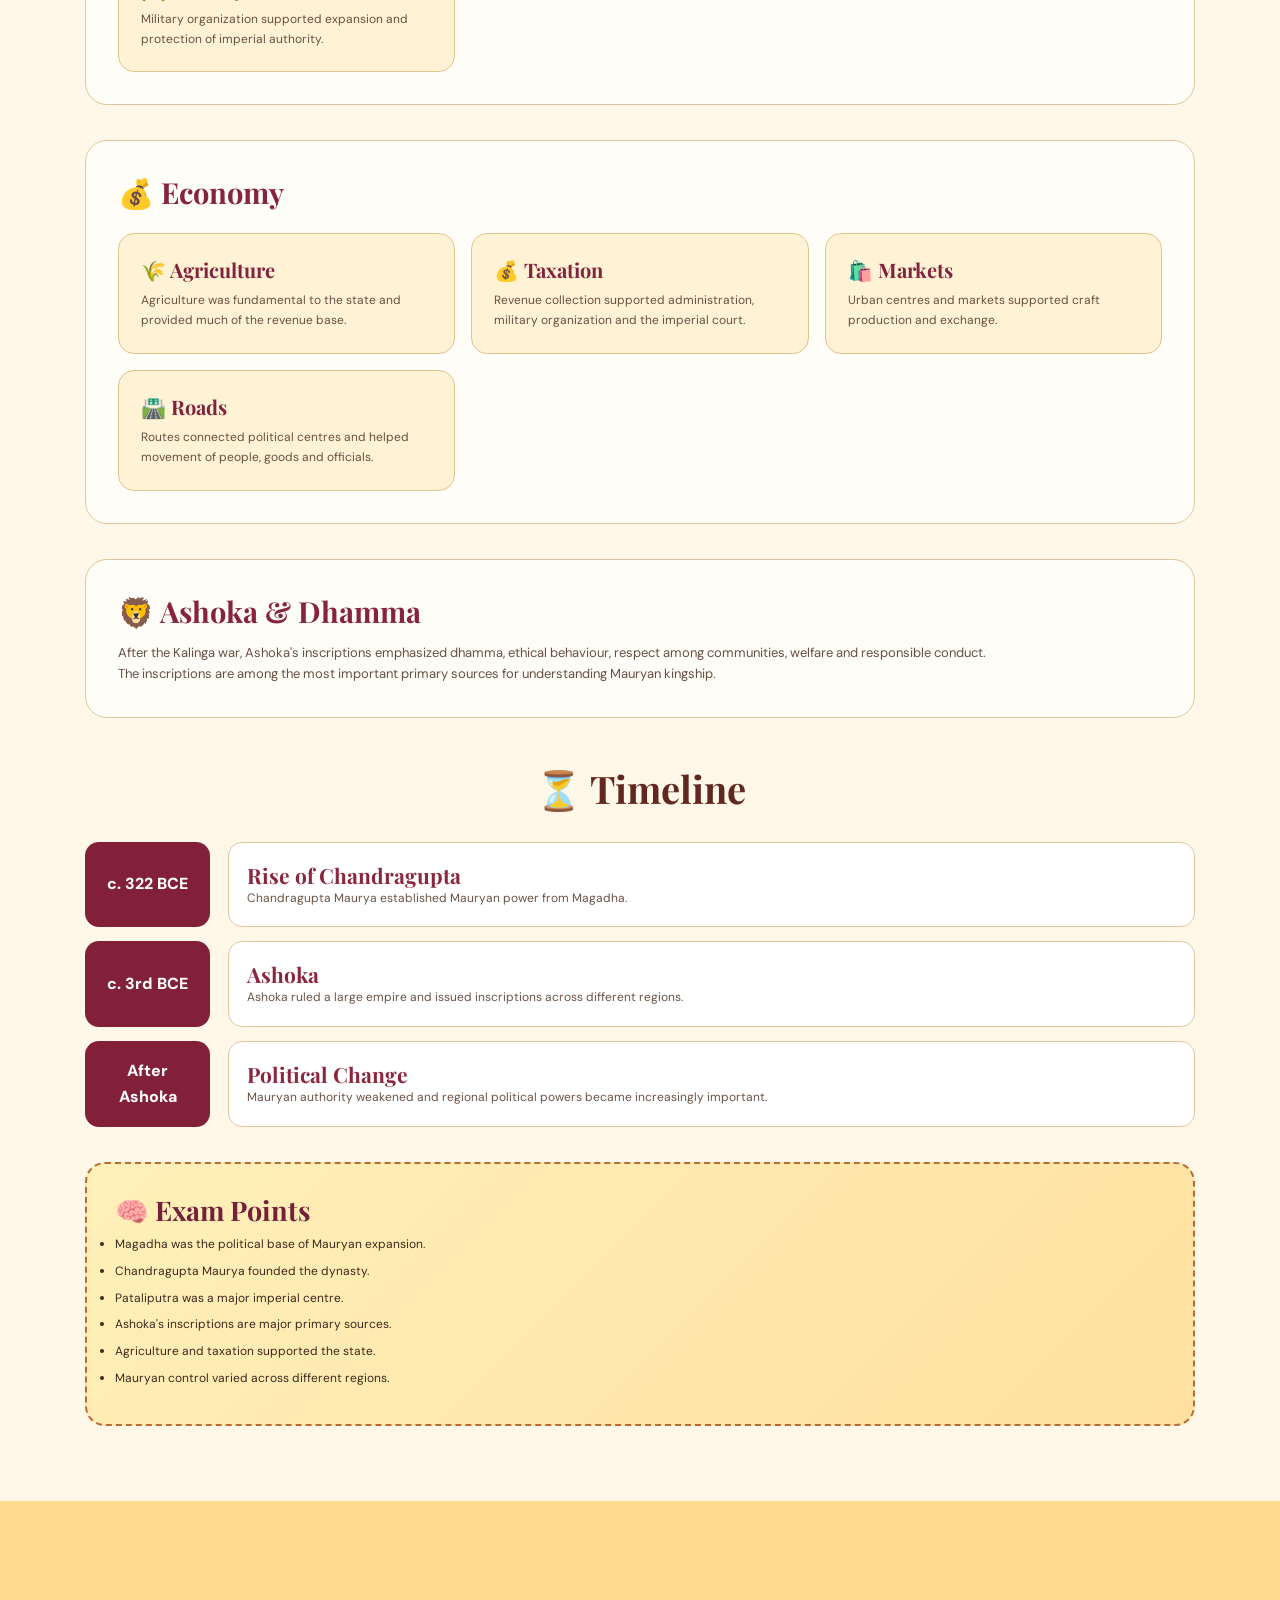
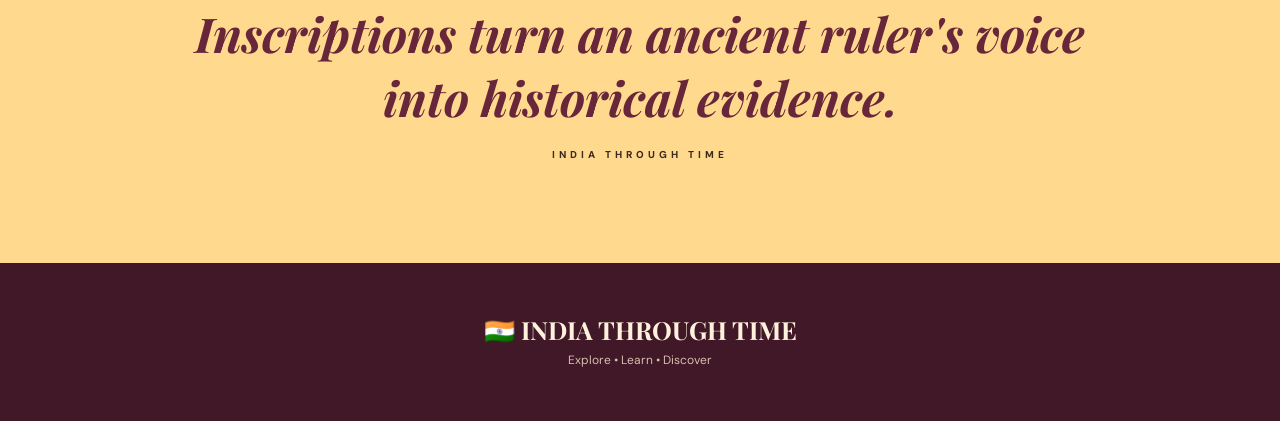
<file: maurya.html>
<!DOCTYPE html>
<html lang="en">
<head>
<meta charset="UTF-8">
<meta name="viewport" content="width=device-width,initial-scale=1.0">
<title>Maurya Empire | India Through Time</title>
<link rel="stylesheet" href="style.css">
</head>

<body>

<header class="navbar">

<a href="index.html" class="logo">
🇮🇳 INDIA THROUGH TIME
</a>

<nav class="navlinks">
<a href="index.html">Home</a>
<a href="ancient.html">Ancient</a>
<a href="maurya.html">Maurya</a>
<a href="gupta.html">Gupta</a>
<a href="rajput.html">Rajput</a>
<a href="chola.html">Chola</a>
<a href="vijayanagara.html">Vijayanagara</a>
<a href="mughal.html">Mughal</a>
<a href="maratha.html">Maratha</a>
<a href="colonial.html">Colonial</a>
<a href="independence.html">1947</a>
<a href="culture.html">Culture</a>
<a href="architecture.html">Architecture</a>
</nav>

<div class="search">
<input id="searchBox" placeholder="Search history">
<button onclick="searchHistory()">🔎</button>
</div>

</header>


<section class="page-hero red">

<p>✦ ANCIENT INDIA • IMPERIAL HISTORY ✦</p>

<h1>Maurya Empire</h1>

<p>
Magadha • Pataliputra • Chandragupta • Ashoka
</p>

</section>


<main class="content">


<div class="info-grid">

<div class="info-box">

<h2>🦁 The Mauryan State</h2>

<p>
The Maurya Empire emerged from Magadha in the late
fourth century BCE and became one of the largest
political formations in ancient South Asia.
</p>

<p>
Its political system combined an imperial centre,
provincial administration, officials, military power
and relationships with different regional communities.
</p>

<div class="fact-grid">

<div class="fact">
<strong>Beginning</strong>
c. 322 BCE
</div>

<div class="fact">
<strong>Capital</strong>
Pataliputra
</div>

<div class="fact">
<strong>Famous ruler</strong>
Ashoka
</div>

<div class="fact">
<strong>Major evidence</strong>
Ashokan inscriptions
</div>

</div>

</div>


<div class="info-box">

<h2>👑 Important Rulers</h2>

<p>
<b>Chandragupta Maurya</b> established the dynasty
and expanded Mauryan power.
</p>

<p>
<b>Bindusara</b> continued the expansion of the state.
</p>

<p>
<b>Ashoka</b> became the most famous Mauryan ruler.
His inscriptions provide direct evidence for royal
communication and his ideas about dhamma.
</p>

</div>

</div>


<section class="deep-section">

<h2>🗺️ Territory & Political Control</h2>

<p>
Mauryan influence extended across large parts of the
subcontinent, but control was not necessarily identical
everywhere. Core provinces could be more directly administered,
while distant regions and frontier zones could have different
political relationships.
</p>

<div class="territory-grid">

<div class="territory">
<span>01</span>
<h3>Imperial Core</h3>
<p>
Magadha and the middle Gangetic region formed the central
political base.
</p>
</div>

<div class="territory">
<span>02</span>
<h3>Provinces</h3>
<p>
Important regional centres connected distant areas
with imperial administration.
</p>
</div>

<div class="territory">
<span>03</span>
<h3>Frontiers</h3>
<p>
Frontier areas could have different degrees of integration.
</p>
</div>

<div class="territory">
<span>04</span>
<h3>Influence</h3>
<p>
Diplomacy and political relationships extended beyond
areas of direct administration.
</p>
</div>

</div>

</section>


<section class="deep-section">

<h2>🏛️ Administration</h2>

<div class="topic-grid">

<article class="topic">
<h3>👑 Emperor</h3>
<p>
The king stood at the centre of the imperial political structure.
</p>
</article>

<article class="topic">
<h3>🏢 Officials</h3>
<p>
Officials helped collect revenue, maintain administration
and communicate imperial orders.
</p>
</article>

<article class="topic">
<h3>🏙️ Provinces</h3>
<p>
Regional administrative centres helped connect the imperial
centre with distant territories.
</p>
</article>

<article class="topic">
<h3>⚔️ Military</h3>
<p>
Military organization supported expansion and protection
of imperial authority.
</p>
</article>

</div>

</section>


<section class="deep-section">

<h2>💰 Economy</h2>

<div class="topic-grid">

<article class="topic">
<h3>🌾 Agriculture</h3>
<p>
Agriculture was fundamental to the state and provided
much of the revenue base.
</p>
</article>

<article class="topic">
<h3>💰 Taxation</h3>
<p>
Revenue collection supported administration, military
organization and the imperial court.
</p>
</article>

<article class="topic">
<h3>🛍️ Markets</h3>
<p>
Urban centres and markets supported craft production
and exchange.
</p>
</article>

<article class="topic">
<h3>🛣️ Roads</h3>
<p>
Routes connected political centres and helped movement
of people, goods and officials.
</p>
</article>

</div>

</section>


<section class="deep-section">

<h2>🦁 Ashoka & Dhamma</h2>

<p>
After the Kalinga war, Ashoka's inscriptions emphasized
dhamma, ethical behaviour, respect among communities,
welfare and responsible conduct.
</p>

<p>
The inscriptions are among the most important primary
sources for understanding Mauryan kingship.
</p>

</section>


<div class="timeline">

<h2>⏳ Timeline</h2>

<div class="timeline-item">
<div class="year">c. 322 BCE</div>
<div class="timeline-text">
<h3>Rise of Chandragupta</h3>
<p>
Chandragupta Maurya established Mauryan power from Magadha.
</p>
</div>
</div>

<div class="timeline-item">
<div class="year">c. 3rd BCE</div>
<div class="timeline-text">
<h3>Ashoka</h3>
<p>
Ashoka ruled a large empire and issued inscriptions
across different regions.
</p>
</div>
</div>

<div class="timeline-item">
<div class="year">After Ashoka</div>
<div class="timeline-text">
<h3>Political Change</h3>
<p>
Mauryan authority weakened and regional political powers
became increasingly important.
</p>
</div>
</div>

</div>


<section class="student-box">

<h2>🧠 Exam Points</h2>

<ul>
<li>Magadha was the political base of Mauryan expansion.</li>
<li>Chandragupta Maurya founded the dynasty.</li>
<li>Pataliputra was a major imperial centre.</li>
<li>Ashoka's inscriptions are major primary sources.</li>
<li>Agriculture and taxation supported the state.</li>
<li>Mauryan control varied across different regions.</li>
</ul>

</section>

</main>


<section class="quote-section">

<h2>
Inscriptions turn an ancient ruler's voice into historical evidence.
</h2>

<p>INDIA THROUGH TIME</p>

</section>


<footer>
<h2>🇮🇳 INDIA THROUGH TIME</h2>
<p>Explore • Learn • Discover</p>
</footer>

<script src="script.js"></script>

</body>
</html>
</file>
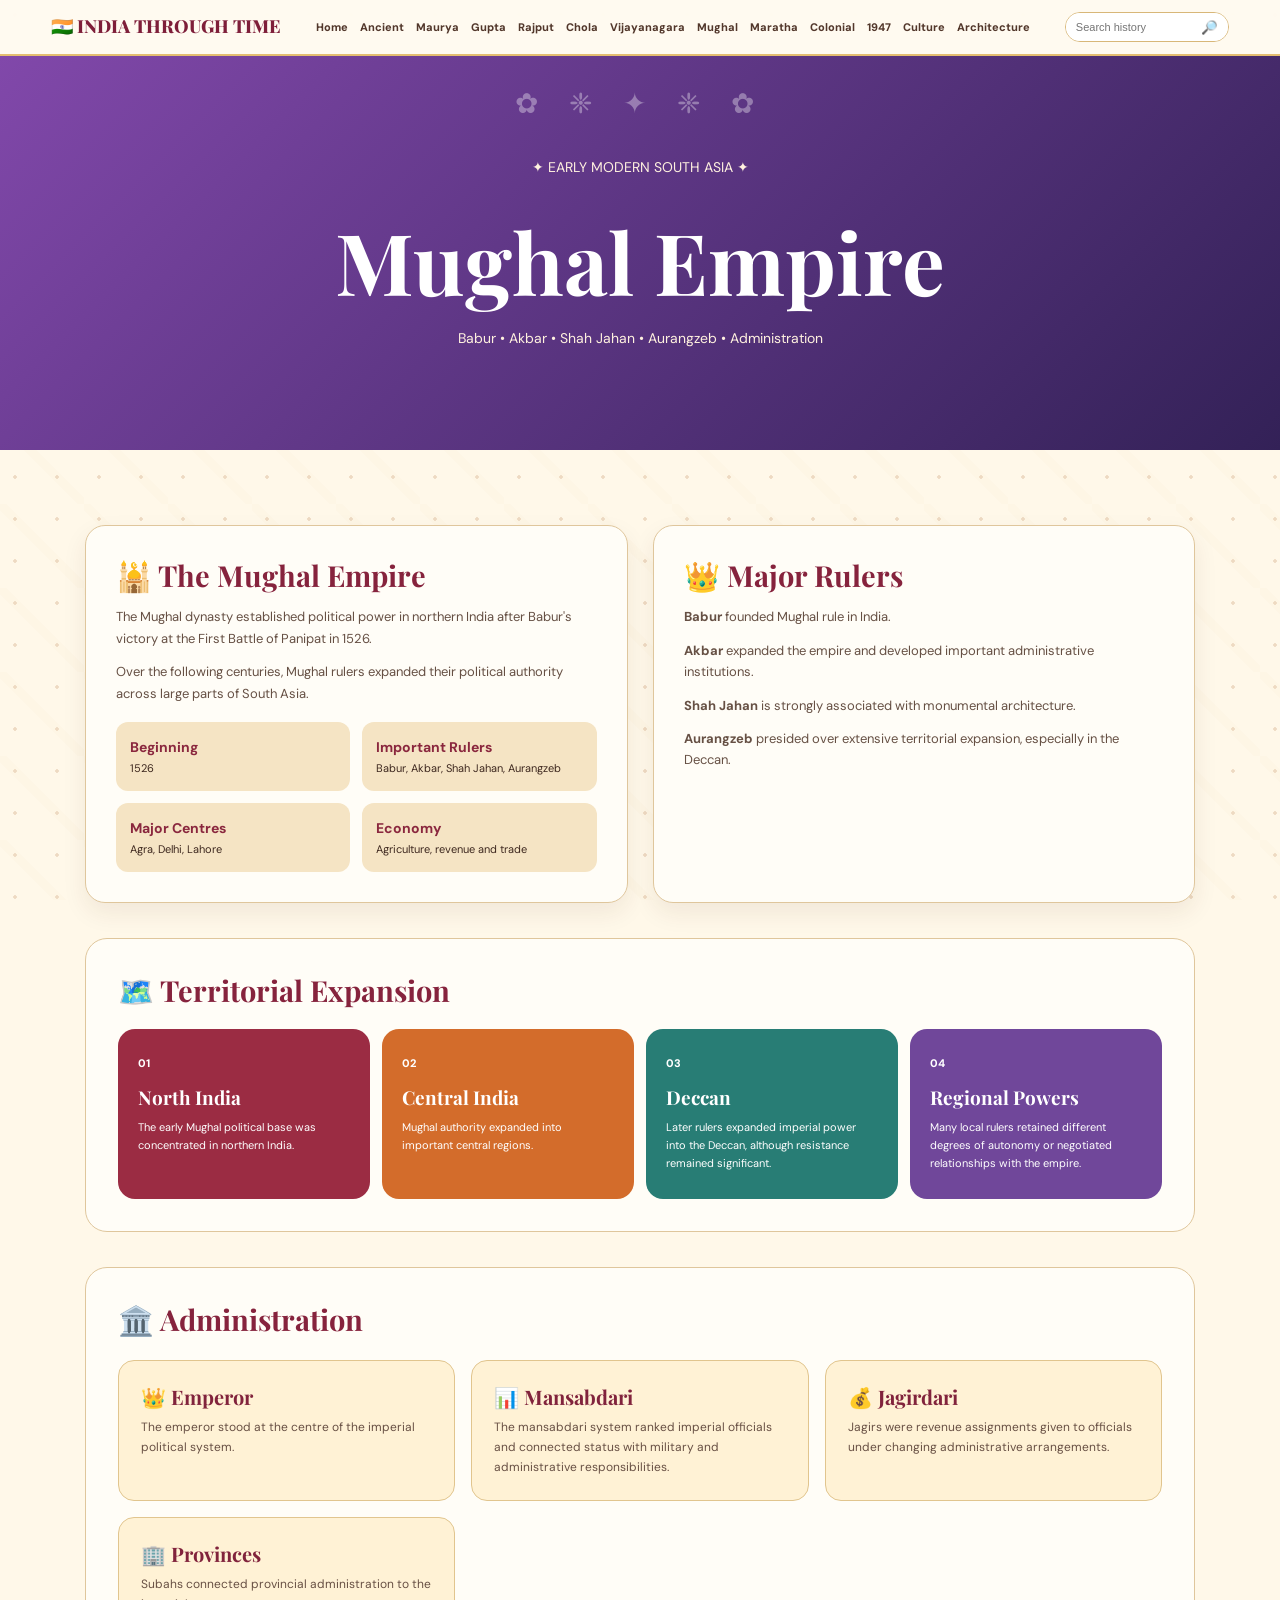
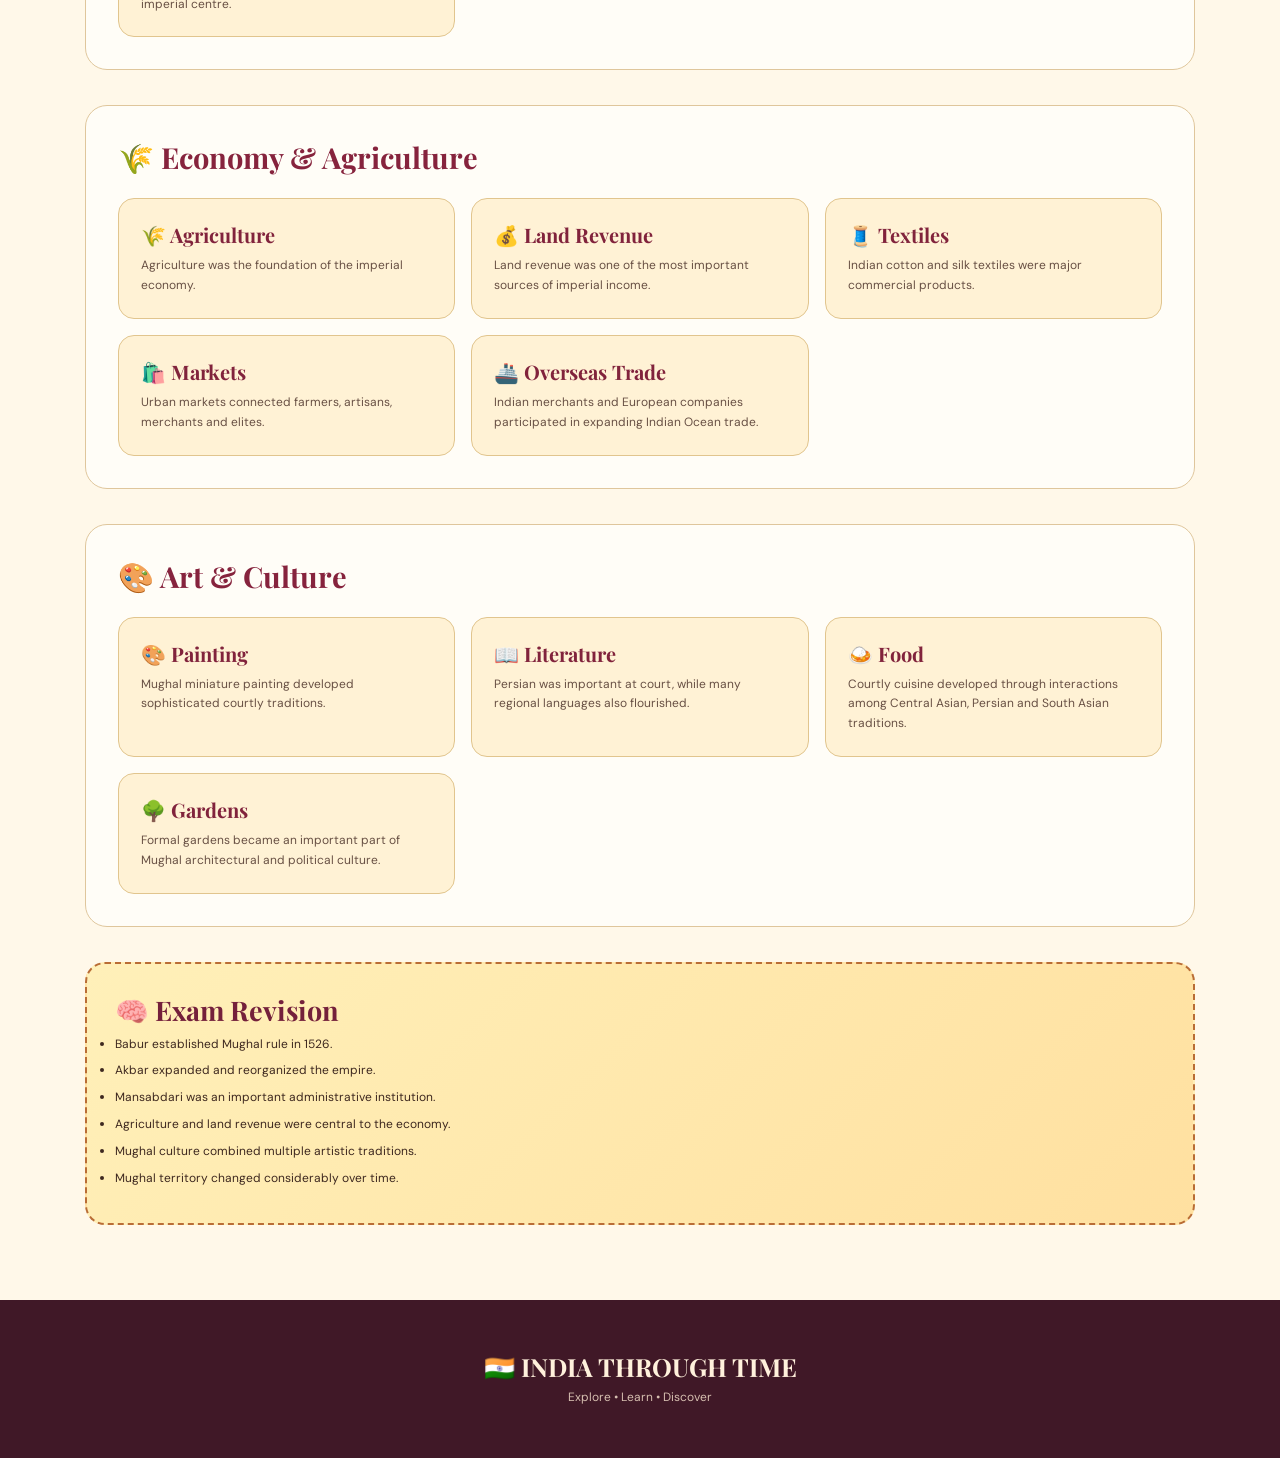
<file: mughal.html>
<!DOCTYPE html>
<html lang="en">
<head>
<meta charset="UTF-8">
<meta name="viewport" content="width=device-width,initial-scale=1.0">
<title>Mughal Empire | India Through Time</title>
<link rel="stylesheet" href="style.css">
</head>

<body>

<header class="navbar">

<a href="index.html" class="logo">🇮🇳 INDIA THROUGH TIME</a>

<nav class="navlinks">
<a href="index.html">Home</a>
<a href="ancient.html">Ancient</a>
<a href="maurya.html">Maurya</a>
<a href="gupta.html">Gupta</a>
<a href="rajput.html">Rajput</a>
<a href="chola.html">Chola</a>
<a href="vijayanagara.html">Vijayanagara</a>
<a href="mughal.html">Mughal</a>
<a href="maratha.html">Maratha</a>
<a href="colonial.html">Colonial</a>
<a href="independence.html">1947</a>
<a href="culture.html">Culture</a>
<a href="architecture.html">Architecture</a>
</nav>

<div class="search">
<input id="searchBox" placeholder="Search history">
<button onclick="searchHistory()">🔎</button>
</div>

</header>


<section class="page-hero purple">

<p>✦ EARLY MODERN SOUTH ASIA ✦</p>

<h1>Mughal Empire</h1>

<p>
Babur • Akbar • Shah Jahan • Aurangzeb • Administration
</p>

</section>


<main class="content">


<div class="info-grid">

<div class="info-box">

<h2>🕌 The Mughal Empire</h2>

<p>
The Mughal dynasty established political power in
northern India after Babur's victory at the First
Battle of Panipat in 1526.
</p>

<p>
Over the following centuries, Mughal rulers expanded
their political authority across large parts of South Asia.
</p>

<div class="fact-grid">

<div class="fact">
<strong>Beginning</strong>
1526
</div>

<div class="fact">
<strong>Important Rulers</strong>
Babur, Akbar, Shah Jahan, Aurangzeb
</div>

<div class="fact">
<strong>Major Centres</strong>
Agra, Delhi, Lahore
</div>

<div class="fact">
<strong>Economy</strong>
Agriculture, revenue and trade
</div>

</div>

</div>


<div class="info-box">

<h2>👑 Major Rulers</h2>

<p>
<b>Babur</b> founded Mughal rule in India.
</p>

<p>
<b>Akbar</b> expanded the empire and developed important
administrative institutions.
</p>

<p>
<b>Shah Jahan</b> is strongly associated with monumental
architecture.
</p>

<p>
<b>Aurangzeb</b> presided over extensive territorial
expansion, especially in the Deccan.
</p>

</div>

</div>


<section class="deep-section">

<h2>🗺️ Territorial Expansion</h2>

<div class="territory-grid">

<div class="territory">
<span>01</span>
<h3>North India</h3>
<p>
The early Mughal political base was concentrated in
northern India.
</p>
</div>

<div class="territory">
<span>02</span>
<h3>Central India</h3>
<p>
Mughal authority expanded into important central regions.
</p>
</div>

<div class="territory">
<span>03</span>
<h3>Deccan</h3>
<p>
Later rulers expanded imperial power into the Deccan,
although resistance remained significant.
</p>
</div>

<div class="territory">
<span>04</span>
<h3>Regional Powers</h3>
<p>
Many local rulers retained different degrees of autonomy
or negotiated relationships with the empire.
</p>
</div>

</div>

</section>


<section class="deep-section">

<h2>🏛️ Administration</h2>

<div class="topic-grid">

<article class="topic">
<h3>👑 Emperor</h3>
<p>
The emperor stood at the centre of the imperial political system.
</p>
</article>

<article class="topic">
<h3>📊 Mansabdari</h3>
<p>
The mansabdari system ranked imperial officials and connected
status with military and administrative responsibilities.
</p>
</article>

<article class="topic">
<h3>💰 Jagirdari</h3>
<p>
Jagirs were revenue assignments given to officials under
changing administrative arrangements.
</p>
</article>

<article class="topic">
<h3>🏢 Provinces</h3>
<p>
Subahs connected provincial administration to the imperial centre.
</p>
</article>

</div>

</section>


<section class="deep-section">

<h2>🌾 Economy & Agriculture</h2>

<div class="topic-grid">

<article class="topic">
<h3>🌾 Agriculture</h3>
<p>
Agriculture was the foundation of the imperial economy.
</p>
</article>

<article class="topic">
<h3>💰 Land Revenue</h3>
<p>
Land revenue was one of the most important sources
of imperial income.
</p>
</article>

<article class="topic">
<h3>🧵 Textiles</h3>
<p>
Indian cotton and silk textiles were major commercial products.
</p>
</article>

<article class="topic">
<h3>🛍️ Markets</h3>
<p>
Urban markets connected farmers, artisans, merchants and elites.
</p>
</article>

<article class="topic">
<h3>🚢 Overseas Trade</h3>
<p>
Indian merchants and European companies participated
in expanding Indian Ocean trade.
</p>
</article>

</div>

</section>


<section class="deep-section">

<h2>🎨 Art & Culture</h2>

<div class="topic-grid">

<article class="topic">
<h3>🎨 Painting</h3>
<p>
Mughal miniature painting developed sophisticated
courtly traditions.
</p>
</article>

<article class="topic">
<h3>📖 Literature</h3>
<p>
Persian was important at court, while many regional
languages also flourished.
</p>
</article>

<article class="topic">
<h3>🍛 Food</h3>
<p>
Courtly cuisine developed through interactions among
Central Asian, Persian and South Asian traditions.
</p>
</article>

<article class="topic">
<h3>🌳 Gardens</h3>
<p>
Formal gardens became an important part of Mughal
architectural and political culture.
</p>
</article>

</div>

</section>


<section class="student-box">

<h2>🧠 Exam Revision</h2>

<ul>
<li>Babur established Mughal rule in 1526.</li>
<li>Akbar expanded and reorganized the empire.</li>
<li>Mansabdari was an important administrative institution.</li>
<li>Agriculture and land revenue were central to the economy.</li>
<li>Mughal culture combined multiple artistic traditions.</li>
<li>Mughal territory changed considerably over time.</li>
</ul>

</section>

</main>


<footer>
<h2>🇮🇳 INDIA THROUGH TIME</h2>
<p>Explore • Learn • Discover</p>
</footer>

<script src="script.js"></script>

</body>
</html>
</file>
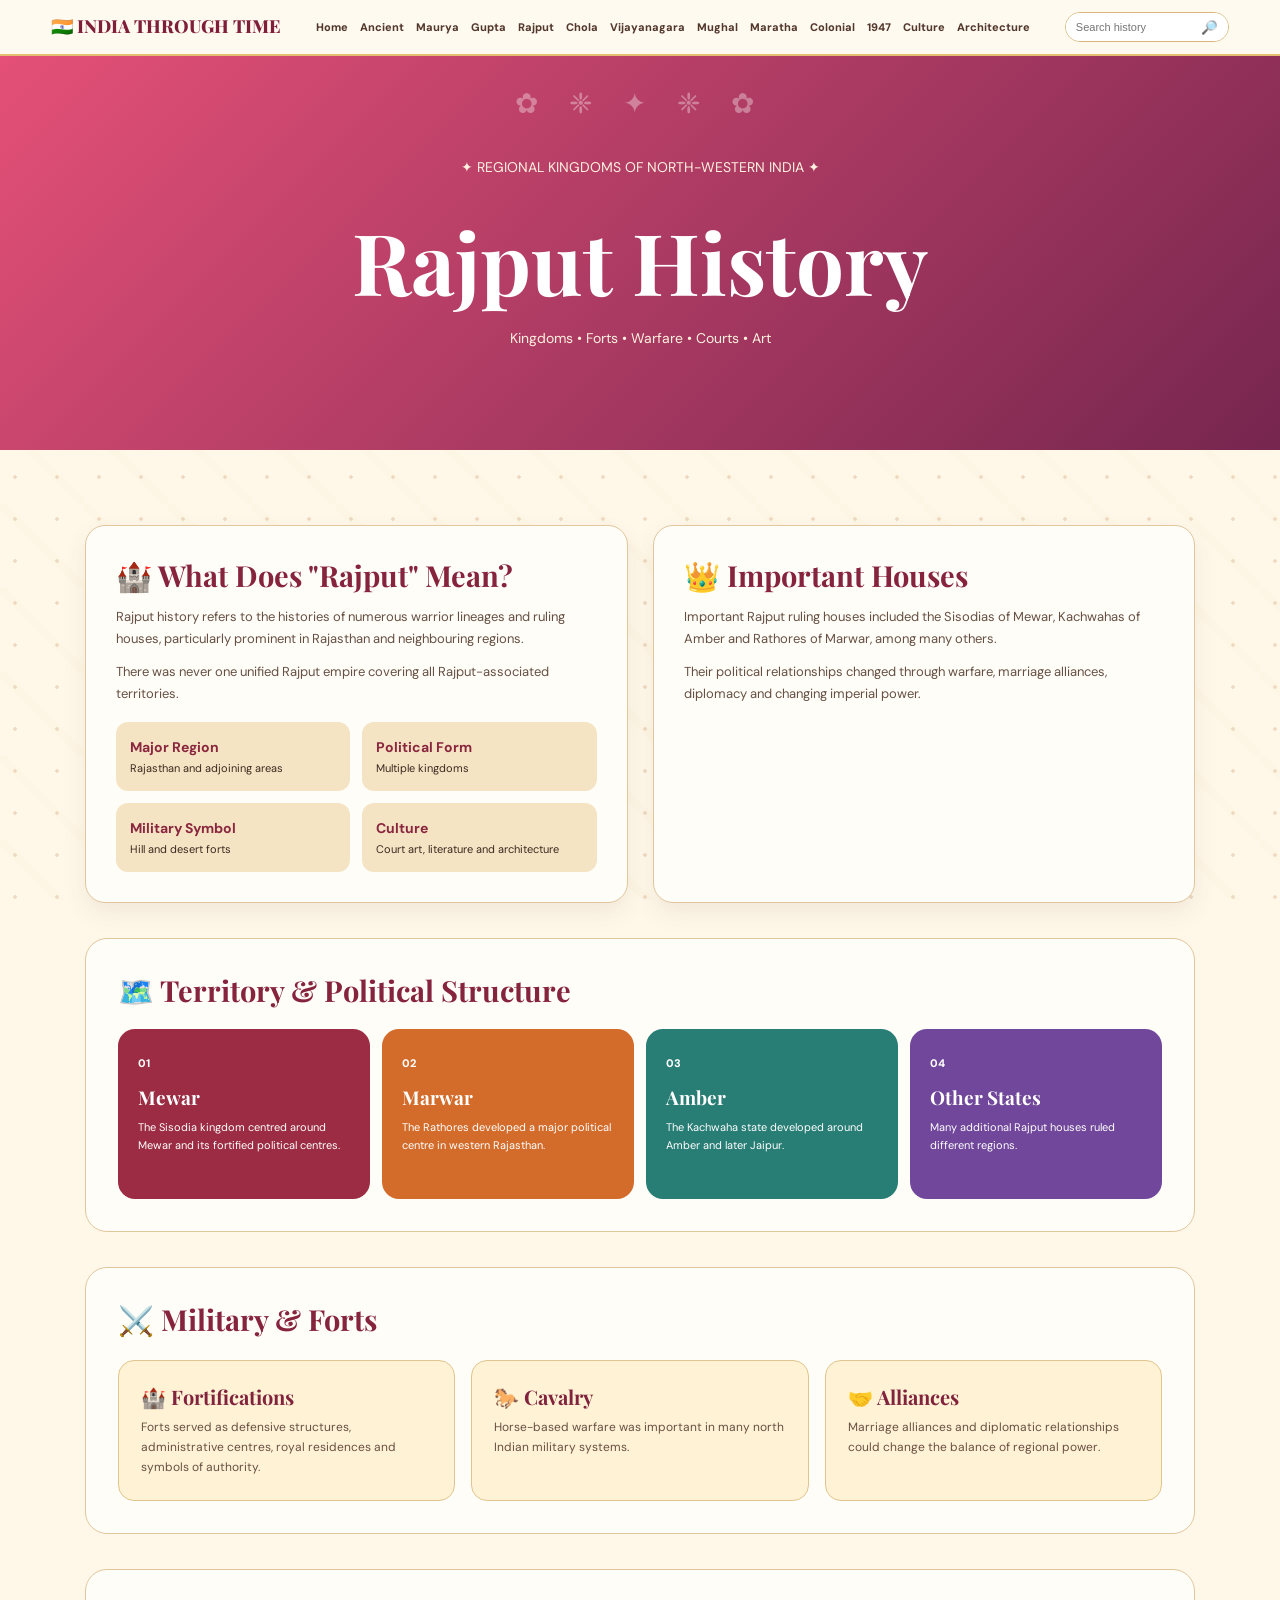
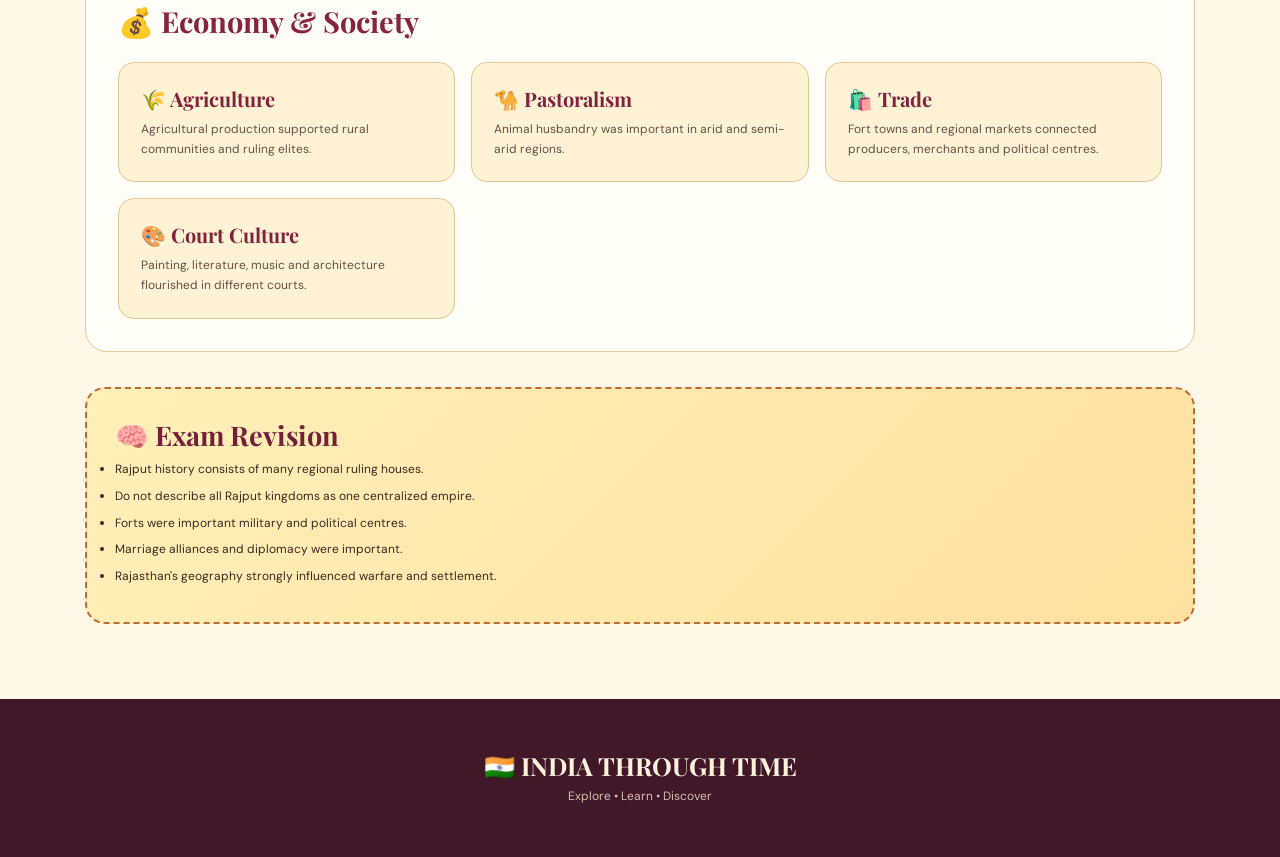
<file: rajput.html>
<!DOCTYPE html>
<html lang="en">
<head>
<meta charset="UTF-8">
<meta name="viewport" content="width=device-width,initial-scale=1.0">
<title>Rajput History | India Through Time</title>
<link rel="stylesheet" href="style.css">
</head>

<body>

<header class="navbar">

<a href="index.html" class="logo">🇮🇳 INDIA THROUGH TIME</a>

<nav class="navlinks">
<a href="index.html">Home</a>
<a href="ancient.html">Ancient</a>
<a href="maurya.html">Maurya</a>
<a href="gupta.html">Gupta</a>
<a href="rajput.html">Rajput</a>
<a href="chola.html">Chola</a>
<a href="vijayanagara.html">Vijayanagara</a>
<a href="mughal.html">Mughal</a>
<a href="maratha.html">Maratha</a>
<a href="colonial.html">Colonial</a>
<a href="independence.html">1947</a>
<a href="culture.html">Culture</a>
<a href="architecture.html">Architecture</a>
</nav>

<div class="search">
<input id="searchBox" placeholder="Search history">
<button onclick="searchHistory()">🔎</button>
</div>

</header>


<section class="page-hero pink">

<p>✦ REGIONAL KINGDOMS OF NORTH-WESTERN INDIA ✦</p>

<h1>Rajput History</h1>

<p>
Kingdoms • Forts • Warfare • Courts • Art
</p>

</section>


<main class="content">


<div class="info-grid">

<div class="info-box">

<h2>🏰 What Does "Rajput" Mean?</h2>

<p>
Rajput history refers to the histories of numerous
warrior lineages and ruling houses, particularly
prominent in Rajasthan and neighbouring regions.
</p>

<p>
There was never one unified Rajput empire covering
all Rajput-associated territories.
</p>

<div class="fact-grid">

<div class="fact">
<strong>Major Region</strong>
Rajasthan and adjoining areas
</div>

<div class="fact">
<strong>Political Form</strong>
Multiple kingdoms
</div>

<div class="fact">
<strong>Military Symbol</strong>
Hill and desert forts
</div>

<div class="fact">
<strong>Culture</strong>
Court art, literature and architecture
</div>

</div>

</div>


<div class="info-box">

<h2>👑 Important Houses</h2>

<p>
Important Rajput ruling houses included the Sisodias
of Mewar, Kachwahas of Amber and Rathores of Marwar,
among many others.
</p>

<p>
Their political relationships changed through warfare,
marriage alliances, diplomacy and changing imperial
power.
</p>

</div>

</div>


<section class="deep-section">

<h2>🗺️ Territory & Political Structure</h2>

<div class="territory-grid">

<div class="territory">
<span>01</span>
<h3>Mewar</h3>
<p>
The Sisodia kingdom centred around Mewar and its
fortified political centres.
</p>
</div>

<div class="territory">
<span>02</span>
<h3>Marwar</h3>
<p>
The Rathores developed a major political centre
in western Rajasthan.
</p>
</div>

<div class="territory">
<span>03</span>
<h3>Amber</h3>
<p>
The Kachwaha state developed around Amber and later Jaipur.
</p>
</div>

<div class="territory">
<span>04</span>
<h3>Other States</h3>
<p>
Many additional Rajput houses ruled different regions.
</p>
</div>

</div>

</section>


<section class="deep-section">

<h2>⚔️ Military & Forts</h2>

<div class="topic-grid">

<article class="topic">
<h3>🏰 Fortifications</h3>
<p>
Forts served as defensive structures, administrative centres,
royal residences and symbols of authority.
</p>
</article>

<article class="topic">
<h3>🐎 Cavalry</h3>
<p>
Horse-based warfare was important in many north Indian
military systems.
</p>
</article>

<article class="topic">
<h3>🤝 Alliances</h3>
<p>
Marriage alliances and diplomatic relationships could
change the balance of regional power.
</p>
</article>

</div>

</section>


<section class="deep-section">

<h2>💰 Economy & Society</h2>

<div class="topic-grid">

<article class="topic">
<h3>🌾 Agriculture</h3>
<p>
Agricultural production supported rural communities
and ruling elites.
</p>
</article>

<article class="topic">
<h3>🐪 Pastoralism</h3>
<p>
Animal husbandry was important in arid and semi-arid
regions.
</p>
</article>

<article class="topic">
<h3>🛍️ Trade</h3>
<p>
Fort towns and regional markets connected producers,
merchants and political centres.
</p>
</article>

<article class="topic">
<h3>🎨 Court Culture</h3>
<p>
Painting, literature, music and architecture flourished
in different courts.
</p>
</article>

</div>

</section>


<section class="student-box">

<h2>🧠 Exam Revision</h2>

<ul>
<li>Rajput history consists of many regional ruling houses.</li>
<li>Do not describe all Rajput kingdoms as one centralized empire.</li>
<li>Forts were important military and political centres.</li>
<li>Marriage alliances and diplomacy were important.</li>
<li>Rajasthan's geography strongly influenced warfare and settlement.</li>
</ul>

</section>

</main>


<footer>
<h2>🇮🇳 INDIA THROUGH TIME</h2>
<p>Explore • Learn • Discover</p>
</footer>

<script src="script.js"></script>

</body>
</html>
</file>
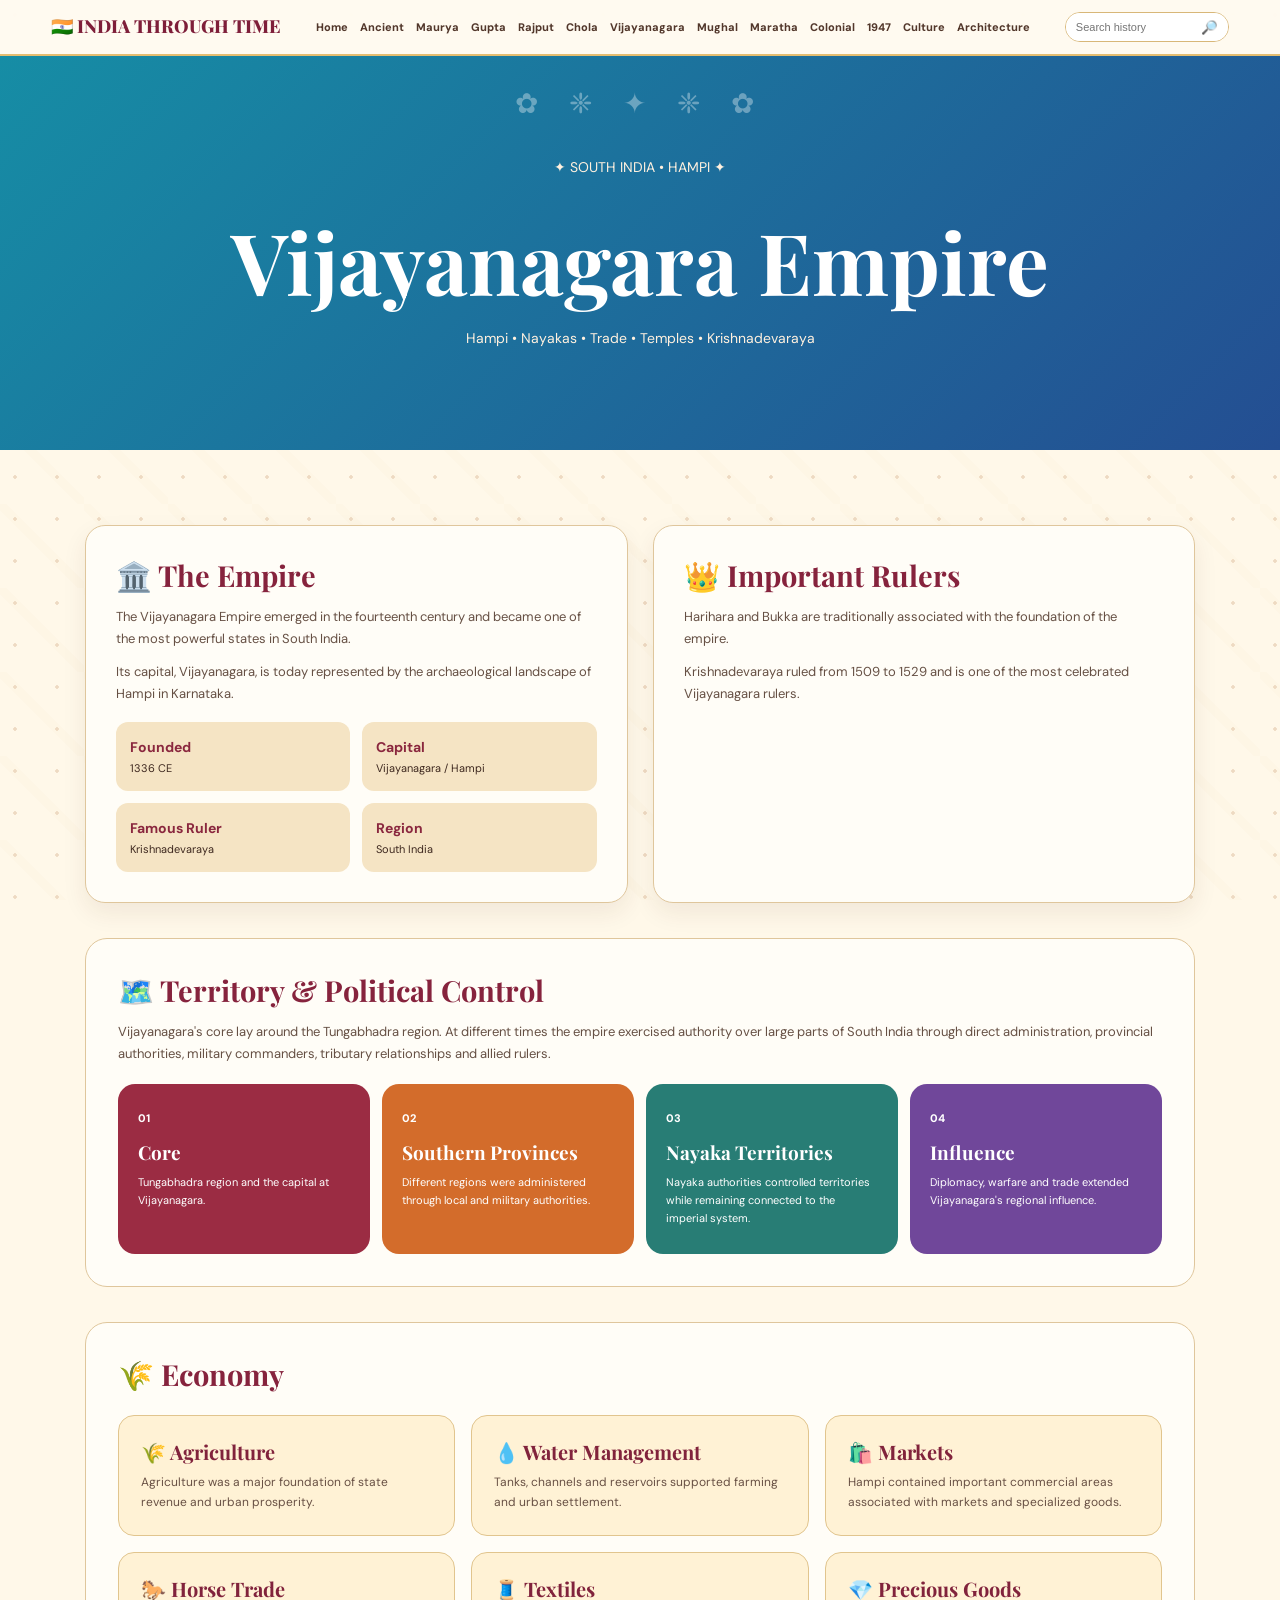
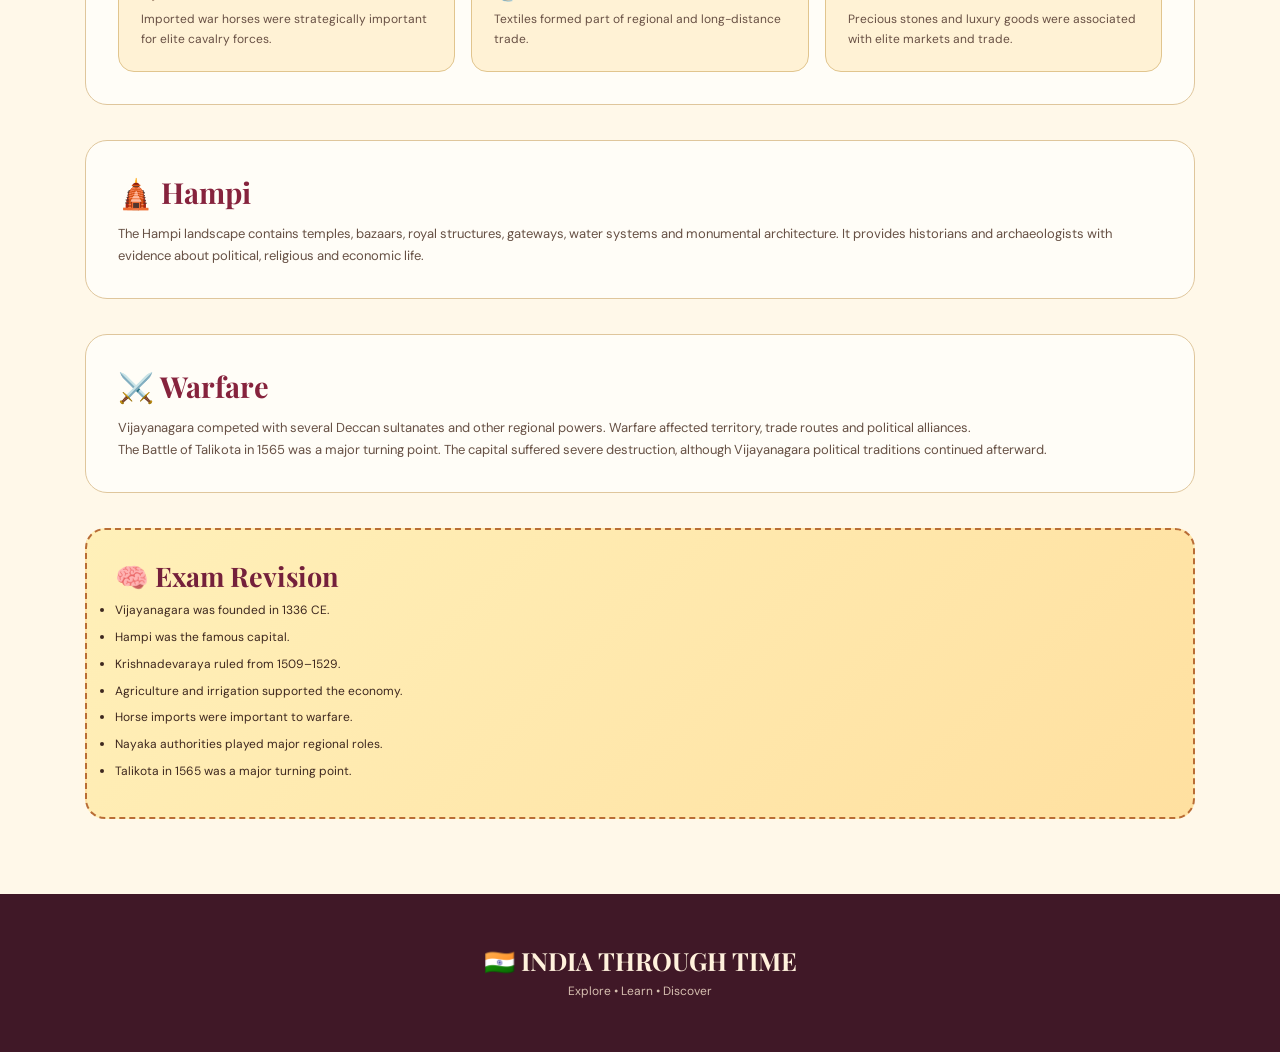
<file: vijayanagara.html>
<!DOCTYPE html>
<html lang="en">
<head>
<meta charset="UTF-8">
<meta name="viewport" content="width=device-width,initial-scale=1.0">
<title>Vijayanagara Empire | India Through Time</title>
<link rel="stylesheet" href="style.css">
</head>

<body>

<header class="navbar">

<a href="index.html" class="logo">🇮🇳 INDIA THROUGH TIME</a>

<nav class="navlinks">
<a href="index.html">Home</a>
<a href="ancient.html">Ancient</a>
<a href="maurya.html">Maurya</a>
<a href="gupta.html">Gupta</a>
<a href="rajput.html">Rajput</a>
<a href="chola.html">Chola</a>
<a href="vijayanagara.html">Vijayanagara</a>
<a href="mughal.html">Mughal</a>
<a href="maratha.html">Maratha</a>
<a href="colonial.html">Colonial</a>
<a href="independence.html">1947</a>
<a href="culture.html">Culture</a>
<a href="architecture.html">Architecture</a>
</nav>

<div class="search">
<input id="searchBox" placeholder="Search history">
<button onclick="searchHistory()">🔎</button>
</div>

</header>


<section class="page-hero teal">

<p>✦ SOUTH INDIA • HAMPI ✦</p>

<h1>Vijayanagara Empire</h1>

<p>
Hampi • Nayakas • Trade • Temples • Krishnadevaraya
</p>

</section>


<main class="content">


<div class="info-grid">

<div class="info-box">

<h2>🏛️ The Empire</h2>

<p>
The Vijayanagara Empire emerged in the fourteenth century
and became one of the most powerful states in South India.
</p>

<p>
Its capital, Vijayanagara, is today represented by the
archaeological landscape of Hampi in Karnataka.
</p>

<div class="fact-grid">

<div class="fact">
<strong>Founded</strong>
1336 CE
</div>

<div class="fact">
<strong>Capital</strong>
Vijayanagara / Hampi
</div>

<div class="fact">
<strong>Famous Ruler</strong>
Krishnadevaraya
</div>

<div class="fact">
<strong>Region</strong>
South India
</div>

</div>

</div>


<div class="info-box">

<h2>👑 Important Rulers</h2>

<p>
Harihara and Bukka are traditionally associated with
the foundation of the empire.
</p>

<p>
Krishnadevaraya ruled from 1509 to 1529 and is one of
the most celebrated Vijayanagara rulers.
</p>

</div>

</div>


<section class="deep-section">

<h2>🗺️ Territory & Political Control</h2>

<p>
Vijayanagara's core lay around the Tungabhadra region.
At different times the empire exercised authority over
large parts of South India through direct administration,
provincial authorities, military commanders, tributary
relationships and allied rulers.
</p>

<div class="territory-grid">

<div class="territory">
<span>01</span>
<h3>Core</h3>
<p>
Tungabhadra region and the capital at Vijayanagara.
</p>
</div>

<div class="territory">
<span>02</span>
<h3>Southern Provinces</h3>
<p>
Different regions were administered through local
and military authorities.
</p>
</div>

<div class="territory">
<span>03</span>
<h3>Nayaka Territories</h3>
<p>
Nayaka authorities controlled territories while
remaining connected to the imperial system.
</p>
</div>

<div class="territory">
<span>04</span>
<h3>Influence</h3>
<p>
Diplomacy, warfare and trade extended Vijayanagara's
regional influence.
</p>
</div>

</div>

</section>


<section class="deep-section">

<h2>🌾 Economy</h2>

<div class="topic-grid">

<article class="topic">
<h3>🌾 Agriculture</h3>
<p>
Agriculture was a major foundation of state revenue
and urban prosperity.
</p>
</article>

<article class="topic">
<h3>💧 Water Management</h3>
<p>
Tanks, channels and reservoirs supported farming
and urban settlement.
</p>
</article>

<article class="topic">
<h3>🛍️ Markets</h3>
<p>
Hampi contained important commercial areas associated
with markets and specialized goods.
</p>
</article>

<article class="topic">
<h3>🐎 Horse Trade</h3>
<p>
Imported war horses were strategically important
for elite cavalry forces.
</p>
</article>

<article class="topic">
<h3>🧵 Textiles</h3>
<p>
Textiles formed part of regional and long-distance trade.
</p>
</article>

<article class="topic">
<h3>💎 Precious Goods</h3>
<p>
Precious stones and luxury goods were associated
with elite markets and trade.
</p>
</article>

</div>

</section>


<section class="deep-section">

<h2>🛕 Hampi</h2>

<p>
The Hampi landscape contains temples, bazaars, royal
structures, gateways, water systems and monumental
architecture. It provides historians and archaeologists
with evidence about political, religious and economic life.
</p>

</section>


<section class="deep-section">

<h2>⚔️ Warfare</h2>

<p>
Vijayanagara competed with several Deccan sultanates
and other regional powers. Warfare affected territory,
trade routes and political alliances.
</p>

<p>
The Battle of Talikota in 1565 was a major turning point.
The capital suffered severe destruction, although
Vijayanagara political traditions continued afterward.
</p>

</section>


<section class="student-box">

<h2>🧠 Exam Revision</h2>

<ul>
<li>Vijayanagara was founded in 1336 CE.</li>
<li>Hampi was the famous capital.</li>
<li>Krishnadevaraya ruled from 1509–1529.</li>
<li>Agriculture and irrigation supported the economy.</li>
<li>Horse imports were important to warfare.</li>
<li>Nayaka authorities played major regional roles.</li>
<li>Talikota in 1565 was a major turning point.</li>
</ul>

</section>

</main>


<footer>
<h2>🇮🇳 INDIA THROUGH TIME</h2>
<p>Explore • Learn • Discover</p>
</footer>

<script src="script.js"></script>

</body>
</html>
</file>
<file: style.css>
@import url('https://fonts.googleapis.com/css2?family=DM+Sans:wght@400;500;700;800&family=Playfair+Display:wght@600;700;800&display=swap');


* {
    box-sizing: border-box;
    margin: 0;
    padding: 0;
}


html {
    scroll-behavior: smooth;
}


body {
    font-family: "DM Sans", Arial, sans-serif;
    color: #3e281f;
    background: #fff8e9;
    line-height: 1.65;
}


/* INDIAN PATTERN BACKGROUND */

body::before {

    content: "";

    position: fixed;

    inset: 0;

    z-index: -2;

    pointer-events: none;

    opacity: 0.20;

    background-image:

        radial-gradient(
            circle at 15px 15px,
            #a9632b 1.5px,
            transparent 2px
        ),

        linear-gradient(
            45deg,
            transparent 46%,
            #d49a4d22 47%,
            #d49a4d22 53%,
            transparent 54%
        );

    background-size:
        42px 42px,
        84px 84px;
}


a {
    text-decoration: none;
    color: inherit;
}


/* NAVBAR */

.navbar {

    position: sticky;

    top: 0;

    z-index: 1000;

    display: flex;

    align-items: center;

    gap: 18px;

    padding: 12px 4%;

    background: #fffaf0ee;

    backdrop-filter: blur(14px);

    border-bottom: 2px solid #e4bd70;
}


.logo {

    font-family: "Playfair Display", serif;

    font-weight: 800;

    color: #7e1e39;

    white-space: nowrap;

    font-size: 18px;
}


.navlinks {

    display: flex;

    gap: 12px;

    justify-content: center;

    flex: 1;

    flex-wrap: wrap;
}


.navlinks a {

    font-size: 11px;

    font-weight: 800;

    color: #52372b;

    transition: 0.2s;
}


.navlinks a:hover {

    color: #b52f42;

}


/* SEARCH */

.search {

    display: flex;

    background: white;

    border: 1px solid #d8b778;

    border-radius: 30px;

    overflow: hidden;
}


.search input {

    width: 125px;

    border: 0;

    outline: 0;

    padding: 8px 10px;

    font-size: 11px;
}


.search button {

    border: 0;

    background: white;

    padding: 0 10px;

    cursor: pointer;

}


/* HOME HERO */

.hero {

    min-height: 720px;

    display: flex;

    align-items: center;

    justify-content: center;

    text-align: center;

    position: relative;

    overflow: hidden;

    background:
        radial-gradient(
            circle,
            #fff6c9 0%,
            #ffd16f 30%,
            #ef8730 62%,
            #8d2440 100%
        );
}


.hero::before,
.hero::after {

    content: "✿  ❈  ✦  ❈  ✿  ❈  ✦  ❈  ✿";

    position: absolute;

    left: 0;

    right: 0;

    text-align: center;

    color: #741d3b66;

    font-size: 25px;

    letter-spacing: 8px;
}


.hero::before {
    top: 25px;
}


.hero::after {
    bottom: 25px;
}


.hero-content {

    max-width: 900px;

    padding: 80px 25px;

    position: relative;

    z-index: 2;
}


.eyebrow {

    font-size: 11px;

    letter-spacing: 4px;

    font-weight: 800;

    color: #702039;
}


.hero h1,
.hero h2 {

    font-family: "Playfair Display", serif;

    color: #7a1837;
}


.hero h1 {

    font-size: clamp(75px, 14vw, 150px);

    line-height: 0.85;

    margin-top: 18px;
}


.hero h2 {

    font-size: clamp(30px, 6vw, 64px);

    letter-spacing: 8px;
}


.hero-description {

    max-width: 700px;

    margin: 28px auto;

    color: #533326;

    font-size: 15px;
}


.main-button {

    display: inline-block;

    padding: 15px 28px;

    background:
        linear-gradient(
            135deg,
            #7d1736,
            #c53b42
        );

    color: #fff;

    border-radius: 30px;

    font-size: 12px;

    font-weight: 800;

    box-shadow: 0 12px 30px #60192c44;
}


.mandala {

    position: absolute;

    font-size: 300px;

    color: #8c214033;

    left: -110px;

    top: -70px;
}


.corner {

    position: absolute;

    font-size: 180px;

    color: #8c214033;
}


.corner1 {

    right: -55px;

    top: -50px;
}


.corner2 {

    left: -50px;

    bottom: -70px;
}


/* INTRO */

.intro {

    padding: 85px 6%;

    text-align: center;

    max-width: 900px;

    margin: auto;
}


.label,
.section-label {

    font-size: 11px;

    letter-spacing: 4px;

    font-weight: 800;

    color: #a02b42;
}


.intro h2,
.section-title h2 {

    font:
        700 clamp(34px, 6vw, 55px)
        "Playfair Display",
        serif;

    color: #4f2a20;

    margin: 8px 0;
}


.intro p:last-child,
.section-title p:last-child {

    font-size: 14px;

    color: #72584a;
}


/* SECTIONS */

.section {

    padding: 85px 6%;
}


.section-title {

    text-align: center;

    max-width: 850px;

    margin: 0 auto 42px;
}


/* CARD GRID */

.card-grid {

    display: grid;

    grid-template-columns:
        repeat(3, 1fr);

    gap: 20px;

    max-width: 1200px;

    margin: auto;
}


.history-card {

    min-height: 250px;

    padding: 28px;

    border-radius: 22px;

    color: #fff;

    box-shadow:
        0 15px 32px #3c241b20;

    transition: 0.3s;

    position: relative;

    overflow: hidden;
}


.history-card:hover {

    transform: translateY(-8px);

}


.history-card::after {

    content: "✦";

    position: absolute;

    right: 12px;

    bottom: -25px;

    font-size: 120px;

    opacity: 0.12;
}


.history-card .icon {

    font-size: 42px;
}


.history-card h3 {

    font:
        700 25px
        "Playfair Display",
        serif;

    margin: 8px 0;
}


.history-card p {

    font-size: 12px;
}


.history-card span {

    display: inline-block;

    margin-top: 18px;

    font-size: 10px;

    font-weight: 800;

    letter-spacing: 1px;
}


/* CARD COLORS */

.orange {
    background:
        linear-gradient(135deg,#f3a21d,#d25a2c);
}


.red {
    background:
        linear-gradient(135deg,#c83c38,#791a32);
}


.purple {
    background:
        linear-gradient(135deg,#925db9,#56358b);
}


.pink {
    background:
        linear-gradient(135deg,#ec5d85,#a52b57);
}


.green {
    background:
        linear-gradient(135deg,#209873,#07594b);
}


.teal {
    background:
        linear-gradient(135deg,#1ca5a8,#245e8e);
}


.violet {
    background:
        linear-gradient(135deg,#7943a5,#39215e);
}


.blue {
    background:
        linear-gradient(135deg,#278bb1,#254e8d);
}


.gold {
    background:
        linear-gradient(135deg,#e2b03b,#98572c);
}


.coral {
    background:
        linear-gradient(135deg,#ed695a,#b32e59);
}


.tricolor {

    background:
        linear-gradient(
            135deg,
            #e88720 0 33%,
            #fff0d0 33% 66%,
            #16856a 66%
        );

    color: #51281c;
}


/* QUOTE */

.quote-section {

    padding: 100px 20px;

    text-align: center;

    background: #ffd98e;
}


.quote-section h2 {

    max-width: 900px;

    margin: auto;

    font:
        italic 700 clamp(28px,5vw,48px)
        "Playfair Display",
        serif;

    color: #68263a;
}


.quote-section p {

    margin-top: 18px;

    font-size: 10px;

    letter-spacing: 4px;

    font-weight: 800;
}


/* PAGE HERO */

.page-hero {

    padding: 100px 6%;

    text-align: center;

    color: white;

    position: relative;

    overflow: hidden;
}


.page-hero::before {

    content: "✿  ❈  ✦  ❈  ✿";

    position: absolute;

    top: 25px;

    left: 0;

    right: 0;

    font-size: 28px;

    letter-spacing: 12px;

    opacity: 0.35;
}


.page-hero h1 {

    font:
        700 clamp(45px,8vw,85px)
        "Playfair Display",
        serif;

    margin: 25px 0 10px;
}


.page-hero p {

    font-size: 14px;

    color: #fff1df;
}


.page-hero.orange {
    background: linear-gradient(135deg,#ef9d1d,#b53a49);
}


.page-hero.red {
    background: linear-gradient(135deg,#b9333c,#501727);
}


.page-hero.purple {
    background: linear-gradient(135deg,#8148aa,#332157);
}


.page-hero.pink {
    background: linear-gradient(135deg,#e45077,#76264f);
}


.page-hero.green {
    background: linear-gradient(135deg,#14866d,#063c38);
}


.page-hero.teal {
    background: linear-gradient(135deg,#168da5,#244e92);
}


.page-hero.blue {
    background: linear-gradient(135deg,#168da5,#244e92);
}


.page-hero.gold {
    background: linear-gradient(135deg,#e4a82d,#94502b);
}


/* CONTENT */

.content {

    max-width: 1150px;

    margin: auto;

    padding: 75px 20px;
}


.info-grid {

    display: grid;

    grid-template-columns:
        1fr 1fr;

    gap: 25px;
}


.info-box {

    background: #fffdf7;

    border: 1px solid #dfc69c;

    border-radius: 20px;

    padding: 30px;

    box-shadow:
        0 10px 25px #4d2b1914;
}


.info-box h2,
.deep-section h2 {

    font:
        700 29px
        "Playfair Display",
        serif;

    color: #86233d;

    margin-bottom: 12px;
}


.info-box p {

    font-size: 13px;

    color: #665044;

    margin-bottom: 12px;
}


/* FACTS */

.fact-grid {

    display: grid;

    grid-template-columns:
        1fr 1fr;

    gap: 12px;

    margin-top: 18px;
}


.fact {

    background: #f5e4c4;

    padding: 14px;

    border-radius: 12px;

    font-size: 11px;
}


.fact strong {

    display: block;

    color: #8a273e;

    font-size: 14px;
}


/* DEEP SECTIONS */

.deep-section {

    margin-top: 35px;

    background: #fffdf7;

    border: 1px solid #dfc69c;

    border-radius: 22px;

    padding: 32px;
}


.deep-section > p {

    font-size: 13px;

    color: #665044;
}


/* TOPIC CARDS */

.topic-grid {

    display: grid;

    grid-template-columns:
        repeat(3, 1fr);

    gap: 16px;

    margin-top: 22px;
}


.topic {

    padding: 22px;

    border-radius: 16px;

    background: #fff2d5;

    border: 1px solid #e1c58e;
}


.topic h3 {

    font:
        700 20px
        "Playfair Display",
        serif;

    color: #81233c;

    margin-bottom: 8px;
}


.topic p {

    font-size: 12px;

    color: #685044;
}


/* TERRITORY */

.territory-grid {

    display: grid;

    grid-template-columns:
        repeat(4, 1fr);

    gap: 12px;

    margin-top: 20px;
}


.territory {

    padding: 20px;

    border-radius: 17px;

    color: white;

    min-height: 170px;
}


.territory:nth-child(1) {
    background: #9b2c43;
}


.territory:nth-child(2) {
    background: #d36c2b;
}


.territory:nth-child(3) {
    background: #287d75;
}


.territory:nth-child(4) {
    background: #70479a;
}


.territory span {

    font-weight: 800;

    font-size: 11px;
}


.territory h3 {

    font:
        700 19px
        "Playfair Display",
        serif;

    margin: 8px 0;
}


.territory p {

    font-size: 11px;
}


/* TIMELINE */

.timeline {

    margin-top: 45px;
}


.timeline > h2 {

    text-align: center;

    font:
        700 38px
        "Playfair Display",
        serif;

    color: #61281f;

    margin-bottom: 28px;
}


.timeline-item {

    display: grid;

    grid-template-columns: 125px 1fr;

    gap: 18px;

    margin-bottom: 14px;
}


.year {

    background: #822039;

    color: white;

    border-radius: 14px;

    display: flex;

    align-items: center;

    justify-content: center;

    text-align: center;

    font-weight: 800;

    padding: 14px;
}


.timeline-text {

    background: white;

    border: 1px solid #e0c69c;

    border-radius: 14px;

    padding: 18px;
}


.timeline-text h3 {

    font:
        700 21px
        "Playfair Display",
        serif;

    color: #8a273e;
}


.timeline-text p {

    font-size: 12px;

    color: #6b5345;
}


/* EXAM BOX */

.student-box {

    margin-top: 35px;

    background:
        linear-gradient(
            135deg,
            #fff0b9,
            #ffe0a0
        );

    border: 2px dashed #b96d35;

    border-radius: 20px;

    padding: 28px;
}


.student-box h2 {

    font:
        700 27px
        "Playfair Display",
        serif;

    color: #74203b;
}


.student-box li {

    margin: 7px 0;

    font-size: 12px;
}


/* FOOTER */

footer {

    background: #401827;

    color: #fff1dc;

    padding: 50px 7%;

    text-align: center;
}


footer h2 {

    font:
        700 25px
        "Playfair Display",
        serif;
}


footer p {

    font-size: 12px;

    color: #d6bfb0;

    margin-top: 5px;
}


/* RESPONSIVE */

@media(max-width:950px) {

    .card-grid {

        grid-template-columns:
            1fr 1fr;
    }

    .territory-grid {

        grid-template-columns:
            1fr 1fr;
    }

    .topic-grid {

        grid-template-columns:
            1fr 1fr;
    }

    .navlinks {

        display: none;
    }

    .navbar {

        justify-content:
            space-between;
    }
}


@media(max-width:650px) {

    .card-grid,
    .info-grid,
    .topic-grid,
    .territory-grid {

        grid-template-columns: 1fr;
    }

    .fact-grid {

        grid-template-columns: 1fr;
    }

    .timeline-item {

        grid-template-columns: 1fr;
    }

    .hero {

        min-height: 620px;
    }

    .hero h1 {

        font-size: 75px;
    }

    .hero h2 {

        font-size: 29px;

        letter-spacing: 4px;
    }

    .content {

        padding: 55px 15px;
    }

    .search input {

        width: 95px;
    }
}
</file>
